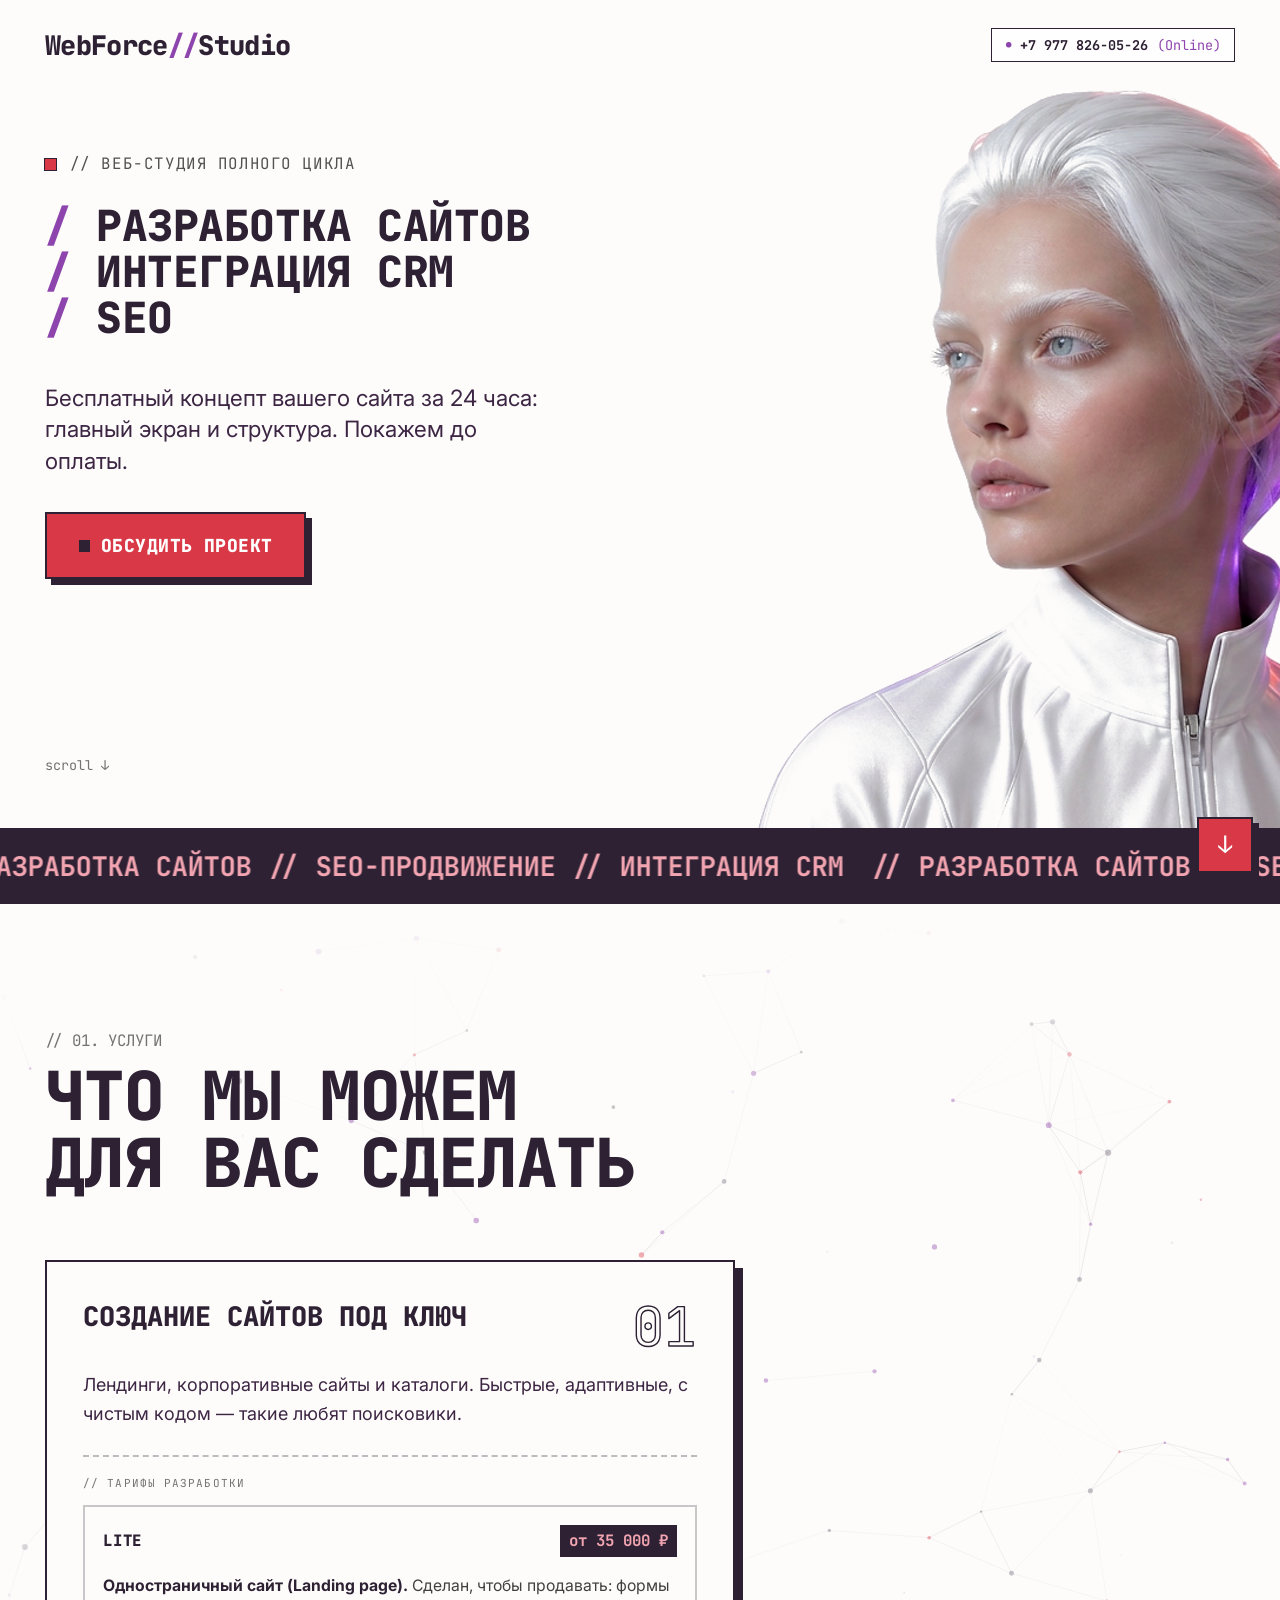
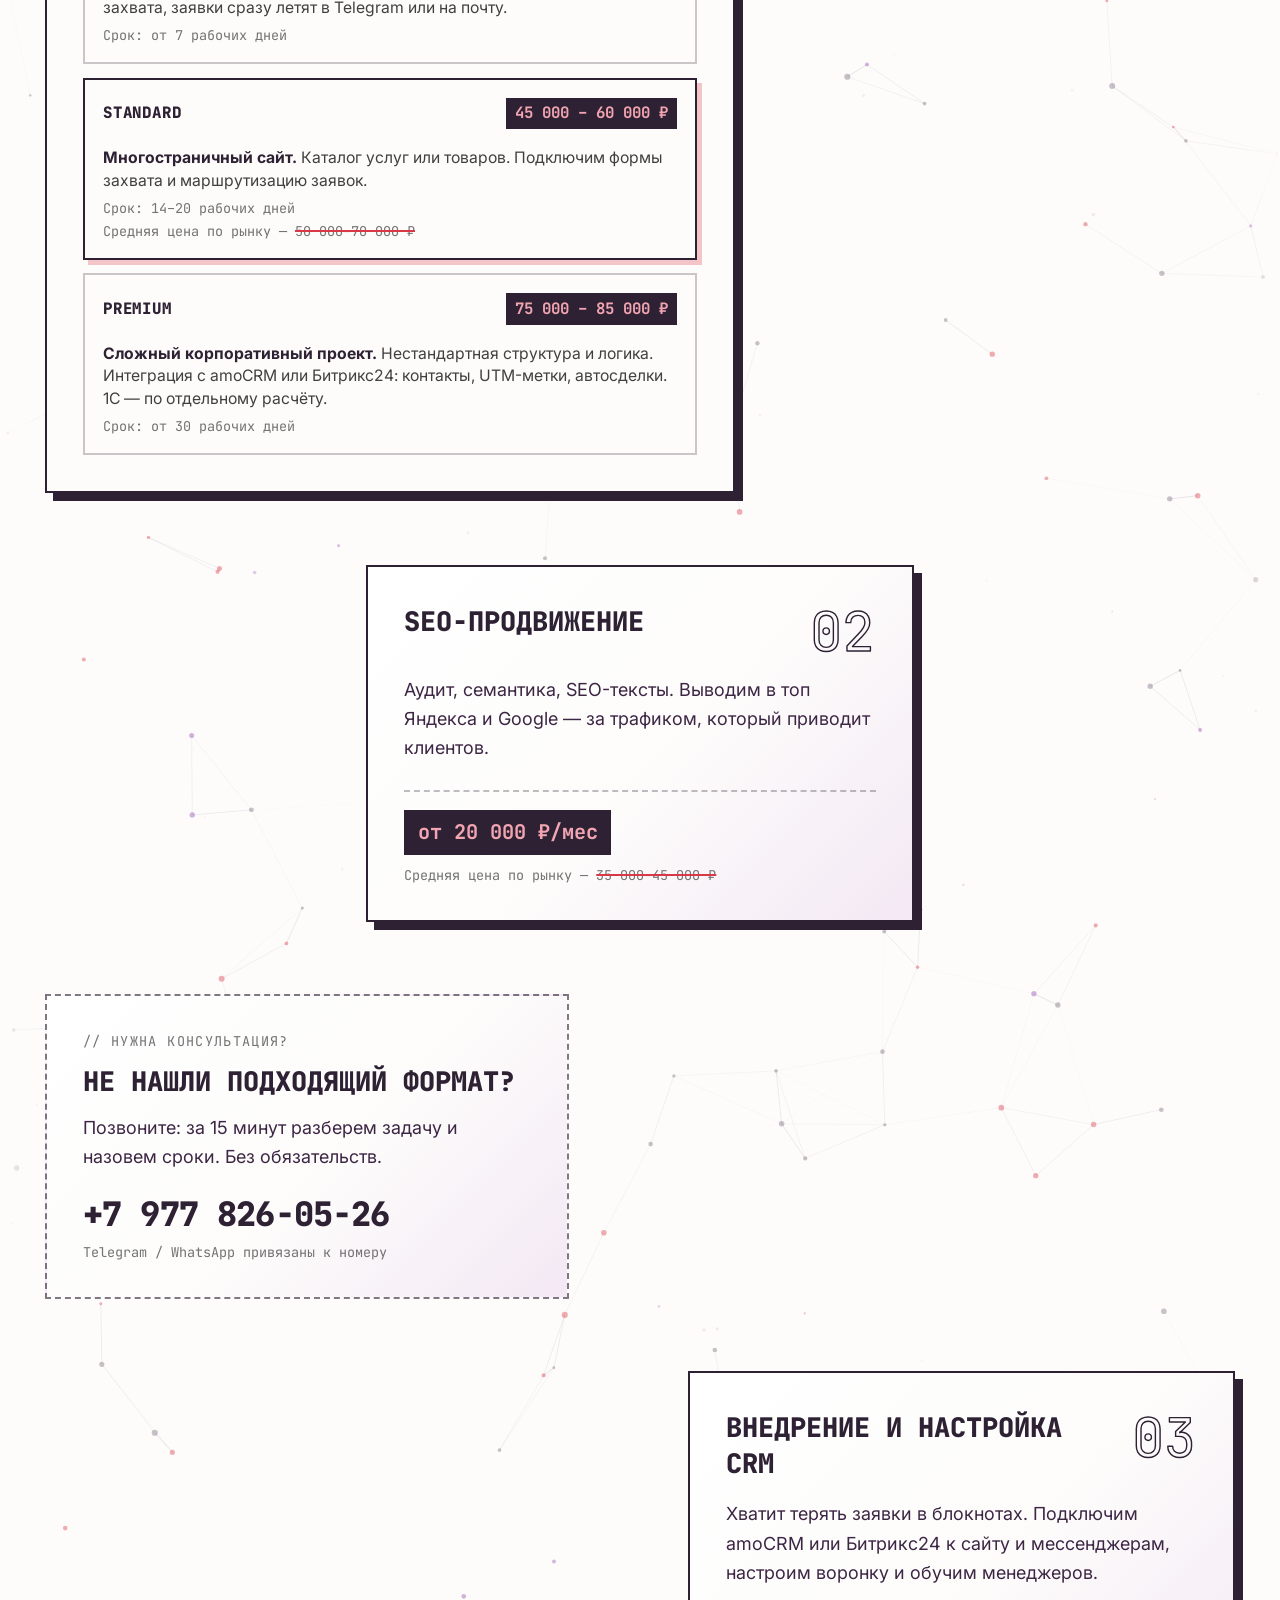
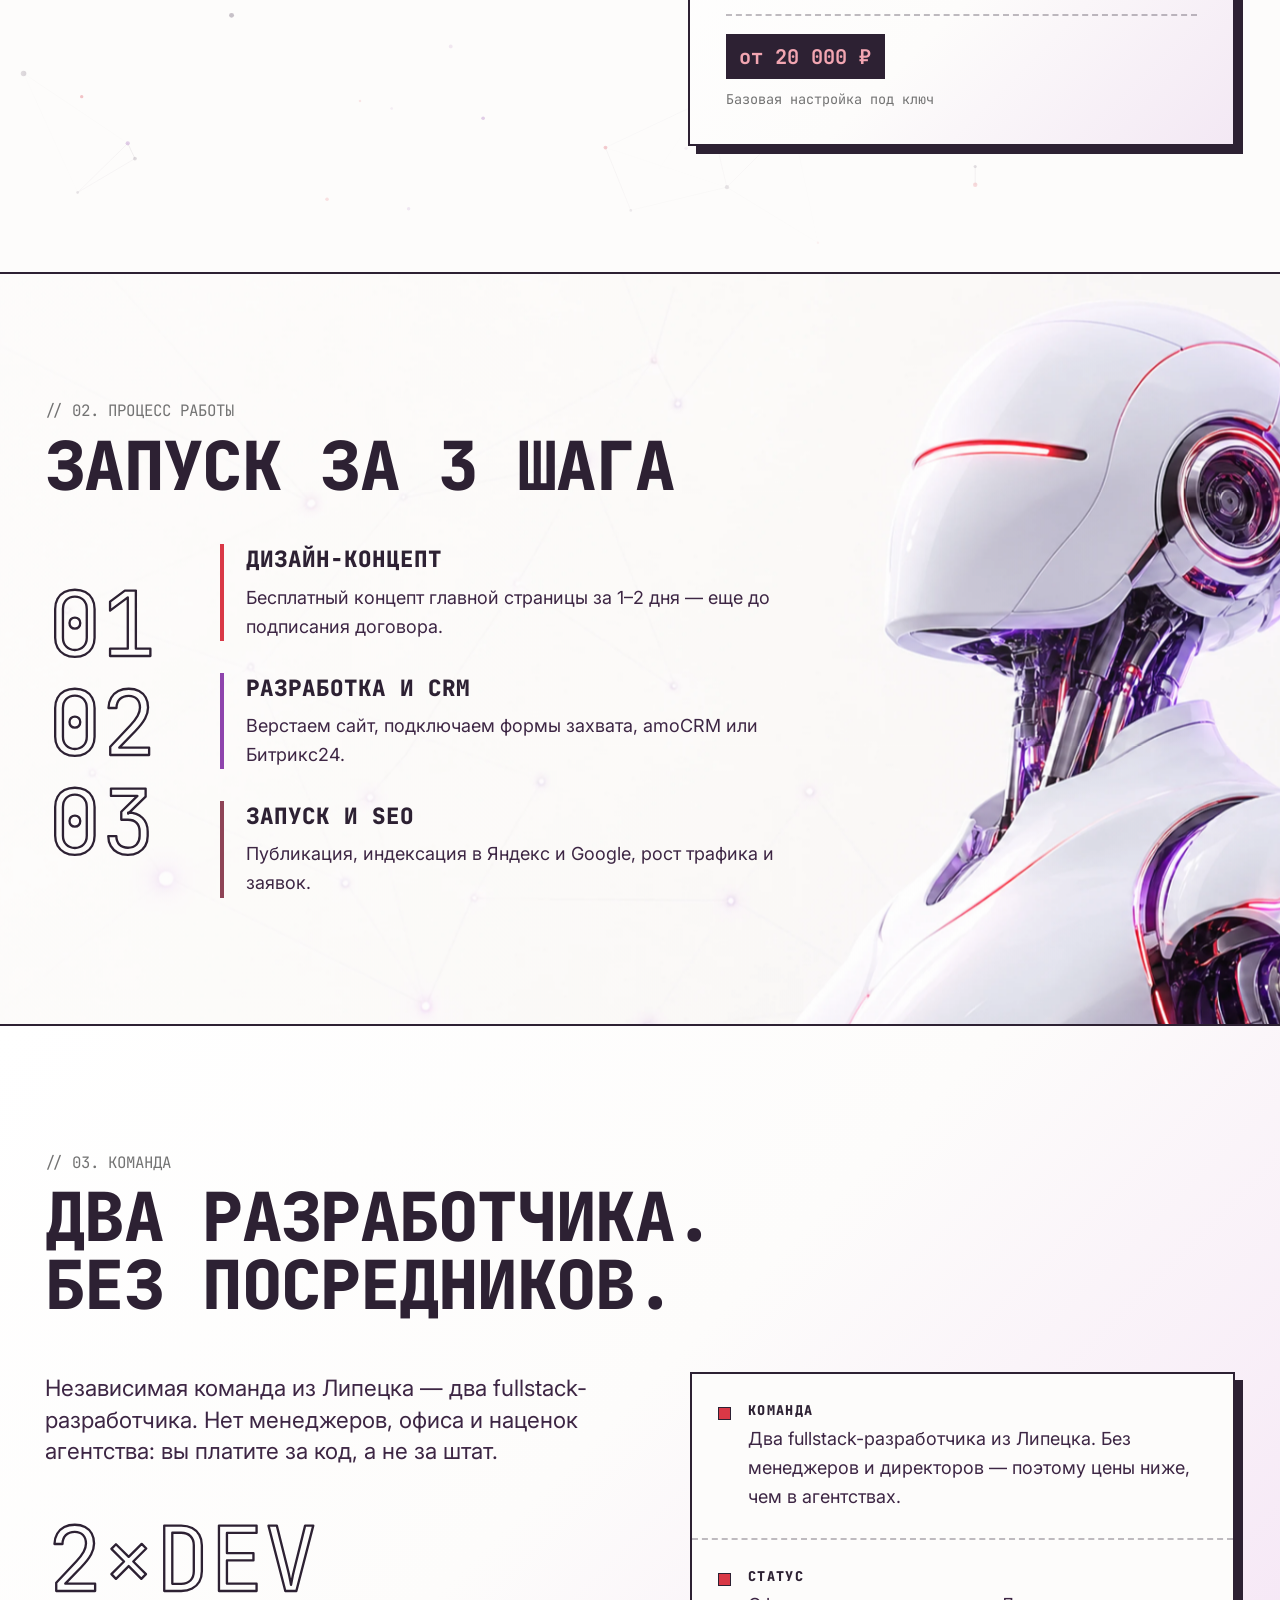
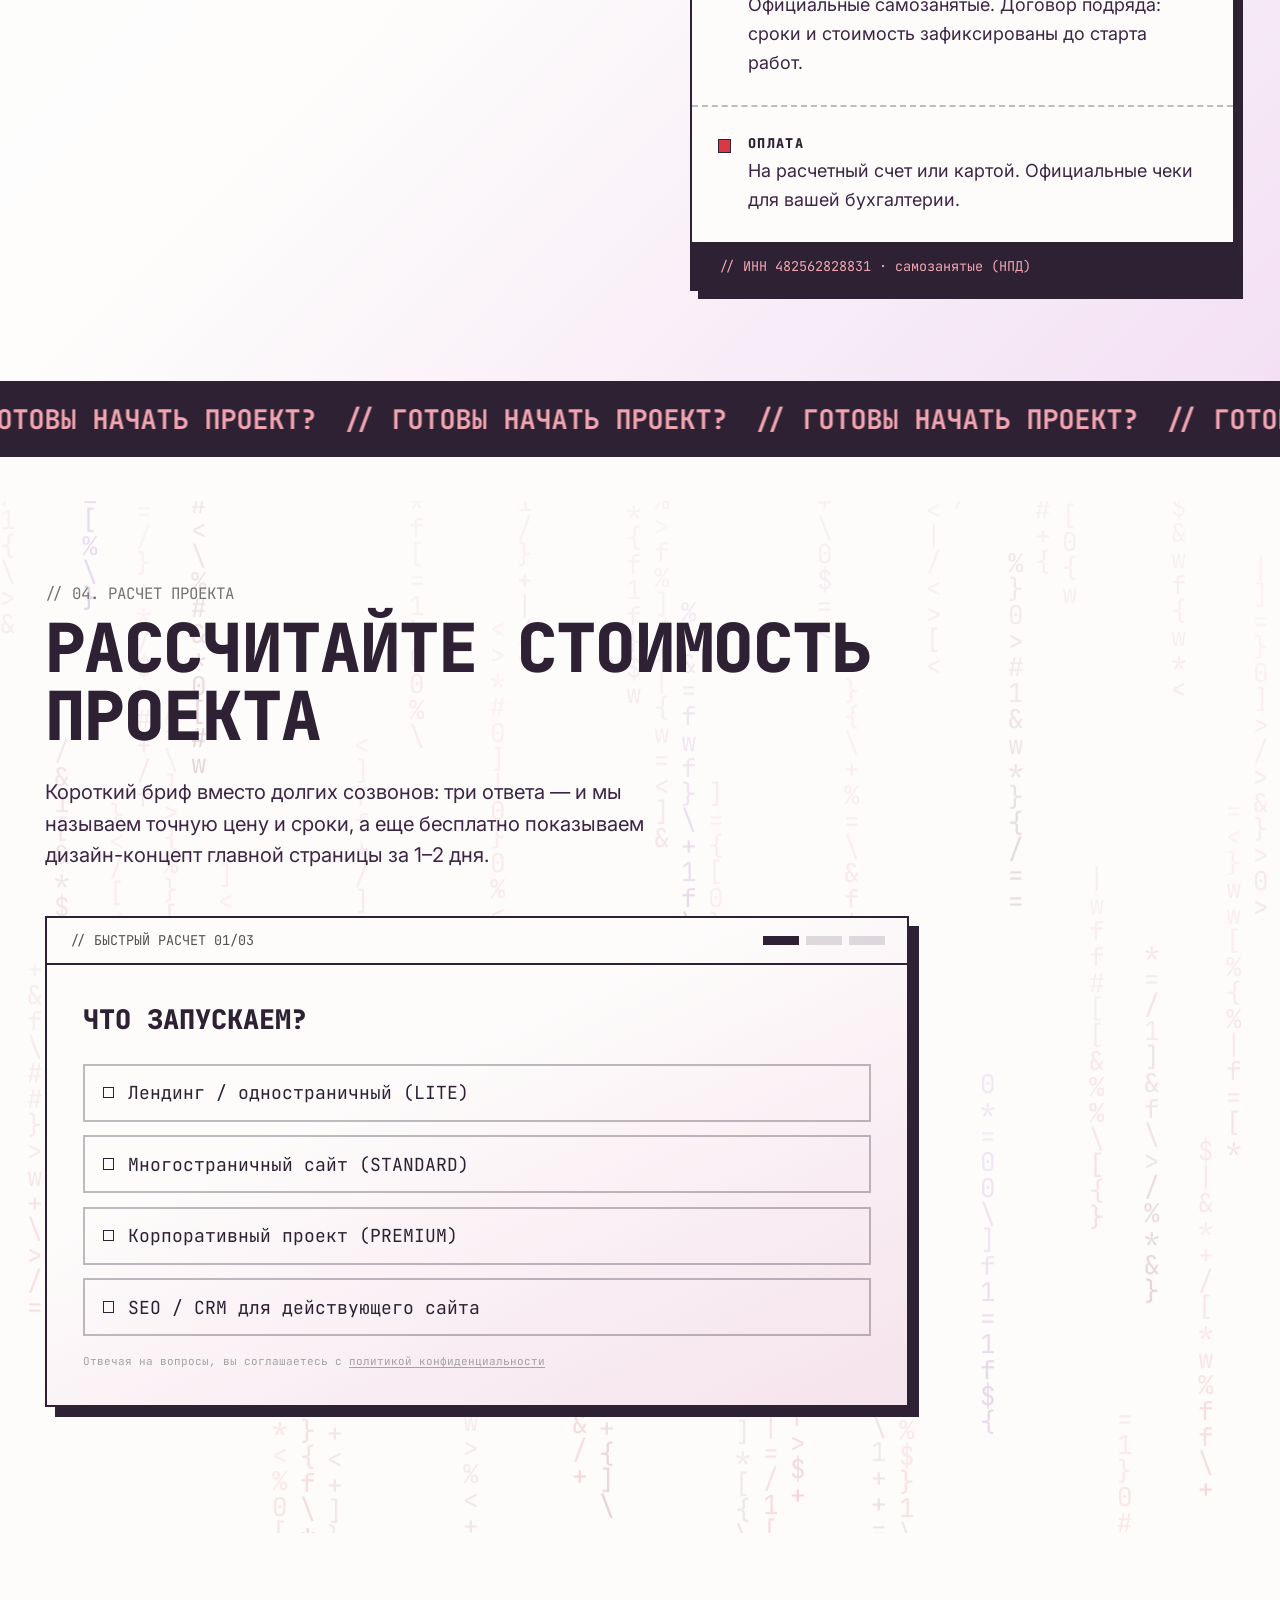
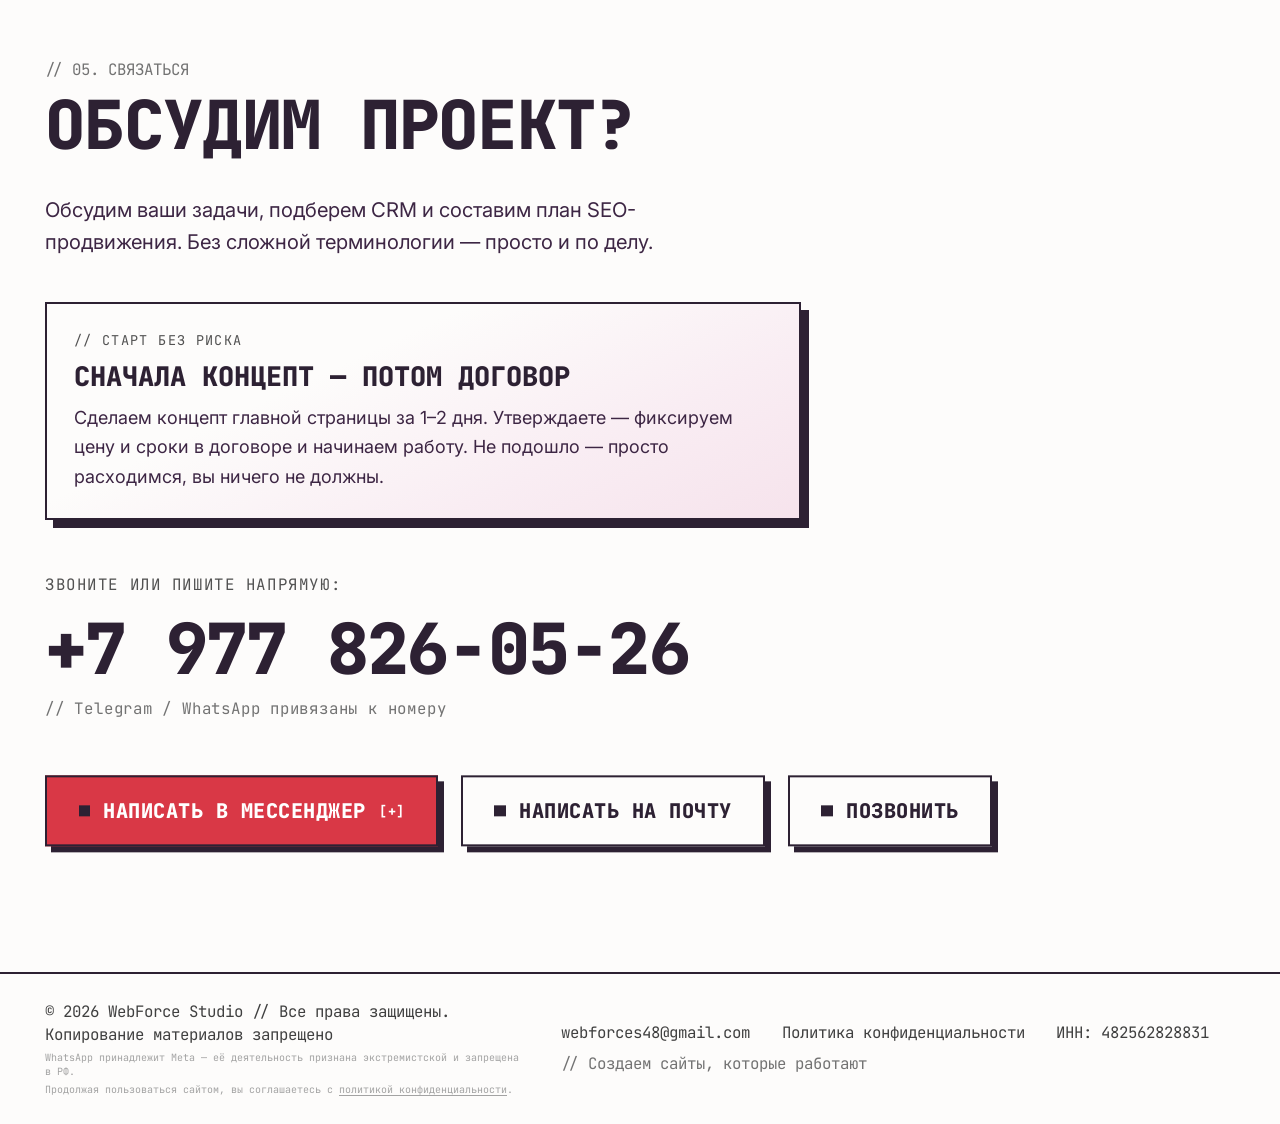
<file: index.html>
<!DOCTYPE html><!--3Br7LsvqBmwtkLk87sQb6--><html lang="ru"><head><meta charSet="utf-8"/><meta name="viewport" content="width=device-width, initial-scale=1"/><link rel="preload" as="image" href="images/hero-girl.png?v=12" media="(min-width: 768px)"/><link rel="preload" as="image" href="images/hero-girl-mob.webp?v=9" imagesrcset="images/hero-girl-mob.webp?v=9 1x, images/hero-girl-mob@2x.webp?v=9 2x" media="(max-width: 767px)"/><link rel="preload" as="image" href="images/process-bg.webp?v=5" media="(min-width: 768px)"/><link rel="preload" as="image" href="images/process-bg-mob.webp?v=6" media="(max-width: 767px)"/><link rel="preload" as="image" href="images/process-android.webp"/><link rel="stylesheet" href="/assets/static/css/f957de272f8a9fce.css" data-precedence="next"/><link rel="preload" as="script" fetchPriority="low" href="/assets/static/chunks/webpack-4a462cecab786e93.js"/><script src="/assets/static/chunks/4bd1b696-c023c6e3521b1417.js" async=""></script><script src="/assets/static/chunks/255-2b334ff5c2ee7a81.js" async=""></script><script src="/assets/static/chunks/main-app-120b1bb4b8e23c6e.js" async=""></script><script src="/assets/static/chunks/391-8bb4026522bc59e2.js" async=""></script><script src="/assets/static/chunks/app/page-ae44b4cd3efa0890.js" async=""></script><link rel="preconnect" href="https://fonts.googleapis.com"/><link rel="preconnect" href="https://fonts.gstatic.com" crossorigin="anonymous"/><meta name="theme-color" content="#F4F1EA"/><title>Цены на создание сайтов в Липецке — от 35 000 ₽ | Заказать под ключ</title><meta name="description" content="Разработка сайтов под ключ: дизайн сайта, адаптивная верстка, рост продаж. Внедрение amoCRM и Битрикс24. WordPress, Tilda, 1С-Битрикс, 1С. Концепт за 1–2 дня!"/><meta name="keywords" content="цены на создание сайтов в Липецке,заказать сайт Липецк,купить сайт Липецк,дизайн сайта Липецк,разработка сайтов под ключ,SEO-продвижение,amoCRM,Битрикс24,1С-Битрикс,веб-студия Липецк"/><meta property="og:title" content="Цены на создание сайтов в Липецке — от 35 000 ₽ | WebForce Studio"/><meta property="og:description" content="Разработка сайтов под ключ, SEO-продвижение, внедрение amoCRM и Битрикс24. Концепт за 1–2 дня, договор — после утверждения."/><meta property="og:locale" content="ru_RU"/><meta property="og:type" content="website"/><meta name="twitter:card" content="summary"/><meta name="twitter:title" content="Цены на создание сайтов в Липецке — от 35 000 ₽ | WebForce Studio"/><meta name="twitter:description" content="Разработка сайтов под ключ, SEO-продвижение, внедрение amoCRM и Битрикс24. Концепт за 1–2 дня, договор — после утверждения."/><link rel="icon" href="/icon.svg?ecc50ee44f531be7" type="image/svg+xml" sizes="any"/><link href="https://fonts.googleapis.com/css2?family=Inter:wght@400;500;600;700;800;900&amp;family=JetBrains+Mono:wght@400;700;800&amp;display=swap" rel="stylesheet"/><script src="/assets/static/chunks/polyfills-42372ed130431b0a.js" noModule=""></script><!-- Yandex.Metrika counter -->
<script type="text/javascript">
(function(m,e,t,r,i,k,a){m[i]=m[i]||function(){(m[i].a=m[i].a||[]).push(arguments)};m[i].l=1*new Date();for(var j=0;j<document.scripts.length;j++){if(document.scripts[j].src===r){return;}}k=e.createElement(t),a=e.getElementsByTagName(t)[0],k.async=1,k.src=r,a.parentNode.insertBefore(k,a)})(window,document,"script","https://mc.yandex.ru/metrika/tag.js","ym");
ym(112580398,"init",{clickmap:true,trackLinks:true,accurateTrackBounce:true,webvisor:true,trackHash:true});
</script>
<noscript><div><img src="https://mc.yandex.ru/watch/112580398" style="position:absolute;left:-9999px;" alt="" /></div></noscript>
<!-- /Yandex.Metrika counter -->
<script type="text/javascript">
/* WebForce goals: single target action "lead" for optimization + granular goals for analytics.
   quiz_lead is fired by the site bundle itself (activated via WF_YM_ID below). */
window.WF_YM_ID=112580398;
window.dataLayer=window.dataLayer||[];
(function(){var ID=window.WF_YM_ID;function fire(g,p){try{if(typeof window.ym!=="function")return;window.ym(ID,"reachGoal",g,p);if(g!=="lead")window.ym(ID,"reachGoal","lead",{source:g});}catch(e){}}
document.addEventListener("click",function(e){var a=e.target&&e.target.closest?e.target.closest("a[href]"):null;if(!a)return;var h=a.getAttribute("href")||"";
if(h.indexOf("wa.me/")!==-1){fire("click_wa");}
else if(h.indexOf("tg://")===0||h.indexOf("t.me/")!==-1){fire("click_tg");}
else if(h.indexOf("tel:")===0){fire("click_call");}
else if(h.indexOf("mailto:")===0){fire("click_email");}
else if(h==="#contacts"||h==="#quiz"){try{if(typeof window.ym==="function")window.ym(ID,"reachGoal","cta_click",{target:h});}catch(e){}}},true);})();
</script>

<style id="wf-down-style">
.wf-down-btn{position:fixed;right:calc(1rem + env(safe-area-inset-right,0px));bottom:calc(1rem + env(safe-area-inset-bottom,0px));width:52px;height:52px;display:inline-flex;align-items:center;justify-content:center;background:#D93846;color:#fff;border:2px solid #2D2133;box-shadow:6px 6px 0 #2D2133;font-family:"JetBrains Mono",monospace;font-weight:800;font-size:22px;line-height:1;z-index:60;cursor:pointer;transition:transform .25s ease,background-color .25s ease,color .25s ease,box-shadow .25s ease;user-select:none;-webkit-tap-highlight-color:transparent}
@media(min-width:768px){.wf-down-btn{right:calc(1.5rem + env(safe-area-inset-right,0px));bottom:calc(1.5rem + env(safe-area-inset-bottom,0px));width:56px;height:56px;font-size:24px}}
.wf-down-btn:hover{transform:scale(1.03);animation:wf-cta-glow 1.6s ease-in-out infinite}
.wf-down-btn:active{transform:translate(2px,2px) scale(1.02);box-shadow:3px 3px 0 #2D2133;background:#4a154b}
.wf-down-btn:focus-visible{outline:2px solid #2D2133;outline-offset:2px}
.wf-down-btn.wf-down-hidden{opacity:0;pointer-events:none;transform:translateY(12px)}
.wf-down-btn.wf-down-up{background:#2D2133;color:#fff;border-color:#2D2133;box-shadow:6px 6px 0 #D93846}
.wf-down-btn.wf-down-up:hover{background:#1a1220}
@media(prefers-reduced-motion:reduce){.wf-down-btn,.wf-down-btn:hover,.wf-down-btn:active{transition:none;animation:none!important}}
@keyframes wf-cta-glow{0%,100%{box-shadow:0 0 0 0 rgba(217,56,70,.4),0 0 22px 0 rgba(142,68,173,.22),6px 6px 0 #2D2133}50%{box-shadow:0 0 0 6px rgba(217,56,70,0),0 0 30px 6px rgba(142,68,173,.32),6px 6px 0 #2D2133}}
.wf-down-btn.wf-down-labeled{width:auto;max-width:calc(100vw - 3rem);padding:0 14px;gap:8px;white-space:nowrap}
.wf-down-btn .wf-down-label{font-size:14px;font-weight:800;letter-spacing:.02em;white-space:nowrap}
@media(min-width:768px){.wf-down-btn .wf-down-label{font-size:15px}}
</style>

<script id="wf-tg-fallback">
(function(){
  var FALLBACK="https://t.me/+79778260526";
  var TG_HREF="tg://resolve?phone=79778260526";
  document.addEventListener("click",function(e){
    var a=e.target&&e.target.closest?e.target.closest('a[href^="tg://"]'):null;
    if(!a) return;
    var href=a.getAttribute("href")||"";
    if(href.indexOf("79778260526")===-1) return;
    // Fire goals already handled by WF_YM_ID script (registered earlier in capture)
    var isMobile=/Android|iPhone|iPad|iPod/i.test(navigator.userAgent);
    // Prevent default tg:// navigation to handle fallback ourselves
    e.preventDefault();
    var fallbackTimer=null;
    function doFallback(){
      if(document.visibilityState==="hidden") return;
      try{window.open(FALLBACK,"_blank","noopener");}catch(err){window.location.href=FALLBACK;}
    }
    // Try open tg://
    try{
      // Use iframe for desktop to avoid page unload, location for mobile
      if(!isMobile){
        var ifr=document.createElement("iframe");
        ifr.style.display="none";
        ifr.src=href;
        document.body.appendChild(ifr);
        setTimeout(function(){try{document.body.removeChild(ifr);}catch(e){}},2000);
      }else{
        window.location.href=href;
      }
    }catch(err){}
    fallbackTimer=setTimeout(doFallback,isMobile?1200:700);
    var onVis=function(){
      if(document.visibilityState==="hidden"){
        clearTimeout(fallbackTimer);
        document.removeEventListener("visibilitychange",onVis);
      }
    };
    document.addEventListener("visibilitychange",onVis);
    setTimeout(function(){clearTimeout(fallbackTimer);document.removeEventListener("visibilitychange",onVis);},3500);
  },true);
})();
</script>
</head><body class="bg-paper font-sans text-ink antialiased"><div hidden=""><!--$--><!--/$--></div><main id="top" class="relative overflow-x-clip"><section id="hero" class="relative flex min-h-[100svh] flex-col overflow-hidden md:min-h-[92svh]"><div aria-hidden="true" class="wf-hero-art pointer-events-none absolute inset-y-0 right-0 z-0 hidden w-[64%] md:block"><img src="images/hero-girl.png?v=12" alt="" class="h-full w-full object-cover object-[62%_top]"/></div><img aria-hidden="true" src="images/hero-girl-mob.webp?v=9" srcset="images/hero-girl-mob.webp?v=9 1x, images/hero-girl-mob@2x.webp?v=9 2x" alt="" class="wf-hero-girl pointer-events-none absolute inset-0 z-[5] h-full w-full object-cover object-[12%_top] md:hidden"/><div aria-hidden="true" class="pointer-events-none absolute inset-0 z-[6] md:hidden" style="background:linear-gradient(to top, rgba(253,252,251,0.96) 16%, rgba(253,252,251,0.82) 26%, rgba(253,252,251,0) 44%), linear-gradient(100deg, rgba(253,252,251,0.88) 0%, rgba(253,252,251,0.52) 36%, rgba(253,252,251,0) 58%)"></div><header class="relative z-20 flex items-center justify-between px-5 pt-6 font-mono text-sm md:px-10"><a href="#top" class="text-lg font-extrabold tracking-tight md:text-2xl">WebForce<span class="text-success">//</span>Studio</a><a href="tel:+79778260526" class="hidden items-center gap-2 border border-ink bg-white/70 px-3 py-1.5 font-mono text-xs transition-colors hover:bg-neon/25 sm:flex" aria-label="Позвонить"><span aria-hidden="true" class="wf-dot text-[9px] leading-none text-success">●</span><span class="font-bold">+7 977 826-05-26</span><span class="text-success">(Online)</span></a></header><div class="relative z-10 flex flex-1 flex-col justify-between px-5 md:max-w-[52%] md:justify-start md:px-10 xl:max-w-[46%]"><div class="pt-6 md:pt-20"><p class="mb-4 hidden items-center gap-3 whitespace-nowrap font-mono text-[11px] tracking-widest text-neutral-600 md:mb-6 md:flex md:text-sm"><span class="inline-block h-2.5 w-2.5 shrink-0 bg-neon ring-1 ring-ink"></span>// ВЕБ-СТУДИЯ ПОЛНОГО ЦИКЛА</p><div class="relative"><h1 class="font-mono font-extrabold uppercase tracking-tight"><span class="block pl-[1.2em] -indent-[1.2em] text-[7.6vw] leading-[1.08] sm:text-[6.8vw] md:text-[3.35vw] md:leading-[1.08]"><span class="text-success">/ </span>Разработка сайтов</span><span class="block pl-[1.2em] -indent-[1.2em] text-[7.6vw] leading-[1.08] sm:text-[6.8vw] md:text-[3.35vw] md:leading-[1.08]"><span class="text-success">/ </span>Интеграция CRM</span><span class="block pl-[1.2em] -indent-[1.2em] text-[7.6vw] leading-[1.08] sm:text-[6.8vw] md:text-[3.35vw] md:leading-[1.08]"><span class="text-success">/ </span>SEO</span></h1></div></div><div class="pb-7 md:pb-10"><p class="max-w-[21rem] text-base font-semibold leading-snug text-ink md:hidden">Бесплатный концепт вашего сайта за 24 часа: главный экран и структура. Покажем до оплаты.</p><p class="mt-7 hidden max-w-xl text-lg leading-relaxed text-plum md:mt-9 md:block md:text-xl">Бесплатный концепт вашего сайта за 24 часа: главный экран и структура. Покажем до оплаты.</p><div id="anchor-cta-hero" class="mt-4 md:mt-10"><a href="#contacts" class="wf-cta inline-flex w-full max-w-[420px] items-center justify-center gap-2.5 whitespace-nowrap border-2 border-ink bg-neon px-5 py-4 font-mono text-sm font-extrabold uppercase tracking-wide text-white shadow-[4px_4px_0_#2D2133] hover:bg-hover active:translate-x-[2px] active:translate-y-[2px] active:shadow-[3px_3px_0_#2D2133] md:w-auto md:justify-start md:-translate-y-2 md:px-7 md:py-4 md:text-base md:shadow-[6px_6px_0_#2D2133]"><span aria-hidden="true" class="inline-block h-2.5 w-2.5 bg-ink"></span>Обсудить проект</a></div></div></div><p aria-hidden="true" class="wf-scroll absolute bottom-12 left-10 z-10 hidden font-mono text-xs text-neutral-500 md:block">scroll ↓</p></section><div class="overflow-hidden border-y-2 border-ink bg-ink py-3 md:py-4"><div class="flex w-max whitespace-nowrap font-mono text-lg font-bold text-rose will-change-transform md:text-2xl"><div aria-hidden="false" class="flex shrink-0"><span class="px-3">// РАЗРАБОТКА САЙТОВ // SEO-ПРОДВИЖЕНИЕ // ИНТЕГРАЦИЯ CRM</span><span class="px-3">// РАЗРАБОТКА САЙТОВ // SEO-ПРОДВИЖЕНИЕ // ИНТЕГРАЦИЯ CRM</span><span class="px-3">// РАЗРАБОТКА САЙТОВ // SEO-ПРОДВИЖЕНИЕ // ИНТЕГРАЦИЯ CRM</span><span class="px-3">// РАЗРАБОТКА САЙТОВ // SEO-ПРОДВИЖЕНИЕ // ИНТЕГРАЦИЯ CRM</span><span class="px-3">// РАЗРАБОТКА САЙТОВ // SEO-ПРОДВИЖЕНИЕ // ИНТЕГРАЦИЯ CRM</span><span class="px-3">// РАЗРАБОТКА САЙТОВ // SEO-ПРОДВИЖЕНИЕ // ИНТЕГРАЦИЯ CRM</span></div><div aria-hidden="true" class="flex shrink-0"><span class="px-3">// РАЗРАБОТКА САЙТОВ // SEO-ПРОДВИЖЕНИЕ // ИНТЕГРАЦИЯ CRM</span><span class="px-3">// РАЗРАБОТКА САЙТОВ // SEO-ПРОДВИЖЕНИЕ // ИНТЕГРАЦИЯ CRM</span><span class="px-3">// РАЗРАБОТКА САЙТОВ // SEO-ПРОДВИЖЕНИЕ // ИНТЕГРАЦИЯ CRM</span><span class="px-3">// РАЗРАБОТКА САЙТОВ // SEO-ПРОДВИЖЕНИЕ // ИНТЕГРАЦИЯ CRM</span><span class="px-3">// РАЗРАБОТКА САЙТОВ // SEO-ПРОДВИЖЕНИЕ // ИНТЕГРАЦИЯ CRM</span><span class="px-3">// РАЗРАБОТКА САЙТОВ // SEO-ПРОДВИЖЕНИЕ // ИНТЕГРАЦИЯ CRM</span></div></div></div><section id="services" class="relative px-5 py-14 md:px-10 md:py-28"><canvas aria-hidden="true" class="wf-nodenet pointer-events-none absolute inset-0 z-0 h-full w-full"></canvas><div class="relative z-10" style="opacity:0;transform:translateY(30px)"><p class="font-mono text-sm text-neutral-500">// 01. УСЛУГИ</p><h2 class="mt-2 font-mono text-[27px] font-extrabold uppercase leading-[1.08] tracking-tight md:text-6xl">Что мы можем<br/>для вас сделать</h2></div><div class="relative mt-10 md:mt-14"><div class="relative z-10 flex flex-col gap-10 md:gap-16"><div class="md:w-[58%] md:mr-auto" style="opacity:0;transform:translateY(30px)"><article class="bg-paper group relative border-2 border-ink p-6 shadow-[5px_5px_0_#2D2133] md:shadow-[8px_8px_0_#2D2133] transition-transform duration-300 hover:scale-[1.02] md:p-8"><div class="flex items-start justify-between gap-4"><h3 class="font-mono text-xl font-extrabold uppercase leading-tight md:text-2xl">Создание сайтов под ключ</h3><svg viewBox="0 0 120 96" preserveAspectRatio="xMinYMid meet" class="font-mono h-9 w-auto shrink-0 md:h-12" aria-hidden="true" focusable="false"><text x="3" y="85" font-size="96" font-weight="400" fill="none" stroke="#2D2133" stroke-width="2.5" stroke-linejoin="round">01</text></svg></div><p class="mt-4 leading-relaxed text-plum">Лендинги, корпоративные сайты и каталоги. Быстрые, адаптивные, с чистым кодом — такие любят поисковики.</p><div class="mt-6 border-t-2 border-dashed border-ink/30 pt-4 font-mono"><p class="mb-3 text-[11px] tracking-widest text-neutral-500">// ТАРИФЫ РАЗРАБОТКИ</p><div class="flex flex-col gap-3"><div class="wf-sheen border-2 transition-colors duration-300 hover:border-ink border-ink/25"><button type="button" aria-expanded="false" class="flex w-full cursor-pointer flex-nowrap items-center gap-x-2 px-3 py-2.5 text-left md:cursor-default md:justify-between md:gap-x-2.5 md:p-4"><span class="flex items-center gap-2 font-mono text-sm font-extrabold tracking-wider">LITE</span><span id="anchor-price" class="ml-auto whitespace-nowrap bg-ink px-1.5 py-1 font-mono text-[10.5px] font-bold text-rose md:px-2 md:text-sm">от 35 000 ₽</span><span aria-hidden="true" class="font-mono text-xl font-bold leading-none text-neon transition-transform duration-300 md:hidden ">+</span></button><div class="hidden px-3 pb-3 md:block md:px-4 md:pb-4"><p class="font-sans text-xs leading-snug text-neutral-700 md:text-sm"><span class="font-bold text-ink">Одностраничный сайт (Landing page)<!-- -->.</span> <!-- -->Сделан, чтобы продавать: формы захвата, заявки сразу летят в Telegram или на почту.</p><p class="mt-1.5 font-mono text-[10px] text-neutral-500 md:text-xs">Срок: от 7 рабочих дней</p><a href="#quiz" class="font-mono text-[11px] font-bold text-neon underline-offset-4 transition-all duration-500 hover:underline md:text-xs pointer-events-none mt-0 block h-0 -translate-y-1 overflow-hidden border-none p-0 opacity-0">Подходит? Точная цена за 3 ответа →</a></div></div><div class="wf-sheen border-2 transition-colors duration-300 hover:border-ink border-ink shadow-[5px_5px_0_rgba(217,56,70,0.28)]"><button type="button" aria-expanded="false" class="flex w-full cursor-pointer flex-nowrap items-center gap-x-2 px-3 py-2.5 text-left md:cursor-default md:justify-between md:gap-x-2.5 md:p-4"><span class="flex items-center gap-2 font-mono text-sm font-extrabold tracking-wider">STANDARD</span><span class="ml-auto whitespace-nowrap bg-ink px-1.5 py-1 font-mono text-[10.5px] font-bold text-rose md:px-2 md:text-sm">45 000 – 60 000 ₽</span><span aria-hidden="true" class="font-mono text-xl font-bold leading-none text-neon transition-transform duration-300 md:hidden ">+</span></button><div class="hidden px-3 pb-3 md:block md:px-4 md:pb-4"><p class="font-sans text-xs leading-snug text-neutral-700 md:text-sm"><span class="font-bold text-ink">Многостраничный сайт<!-- -->.</span> <!-- -->Каталог услуг или товаров. Подключим формы захвата и маршрутизацию заявок.</p><p class="mt-1.5 font-mono text-[10px] text-neutral-500 md:text-xs">Срок: 14–20 рабочих дней</p><p class="mt-1 font-mono text-[10px] text-neutral-500 md:text-xs">Средняя цена по рынку<!-- --> — <span class="line-through decoration-[#D93846] decoration-2">50 000–70 000 ₽</span></p><a href="#quiz" class="font-mono text-[11px] font-bold text-neon underline-offset-4 transition-all duration-500 hover:underline md:text-xs pointer-events-none mt-0 block h-0 -translate-y-1 overflow-hidden border-none p-0 opacity-0">Подходит? Точная цена за 3 ответа →</a></div></div><div class="wf-sheen border-2 transition-colors duration-300 hover:border-ink border-ink/25"><button type="button" aria-expanded="false" class="flex w-full cursor-pointer flex-nowrap items-center gap-x-2 px-3 py-2.5 text-left md:cursor-default md:justify-between md:gap-x-2.5 md:p-4"><span class="flex items-center gap-2 font-mono text-sm font-extrabold tracking-wider">PREMIUM</span><span class="ml-auto whitespace-nowrap bg-ink px-1.5 py-1 font-mono text-[10.5px] font-bold text-rose md:px-2 md:text-sm">75 000 – 85 000 ₽</span><span aria-hidden="true" class="font-mono text-xl font-bold leading-none text-neon transition-transform duration-300 md:hidden ">+</span></button><div class="hidden px-3 pb-3 md:block md:px-4 md:pb-4"><p class="font-sans text-xs leading-snug text-neutral-700 md:text-sm"><span class="font-bold text-ink">Сложный корпоративный проект<!-- -->.</span> <!-- -->Нестандартная структура и логика. Интеграция с amoCRM или Битрикс24: контакты, UTM-метки, автосделки. 1С — по отдельному расчёту.</p><p class="mt-1.5 font-mono text-[10px] text-neutral-500 md:text-xs">Срок: от 30 рабочих дней</p><a href="#quiz" class="font-mono text-[11px] font-bold text-neon underline-offset-4 transition-all duration-500 hover:underline md:text-xs pointer-events-none mt-0 block h-0 -translate-y-1 overflow-hidden border-none p-0 opacity-0">Подходит? Точная цена за 3 ответа →</a></div></div></div></div></article></div><div class="md:w-[46%] md:mx-auto" style="opacity:0;transform:translateY(30px)"><article class="wf-net group relative border-2 border-ink p-6 shadow-[5px_5px_0_#2D2133] md:shadow-[8px_8px_0_#2D2133] transition-transform duration-300 hover:scale-[1.02] md:p-8"><div class="flex items-start justify-between gap-4"><h3 class="font-mono text-xl font-extrabold uppercase leading-tight md:text-2xl">SEO-продвижение</h3><svg viewBox="0 0 120 96" preserveAspectRatio="xMinYMid meet" class="font-mono h-9 w-auto shrink-0 md:h-12" aria-hidden="true" focusable="false"><text x="3" y="85" font-size="96" font-weight="400" fill="none" stroke="#2D2133" stroke-width="2.5" stroke-linejoin="round">02</text></svg></div><p class="mt-4 leading-relaxed text-plum">Аудит, семантика, SEO-тексты. Выводим в топ Яндекса и Google — за трафиком, который приводит клиентов.</p><div class="mt-6 border-t-2 border-dashed border-ink/30 pt-4 font-mono"><span class="inline-block bg-ink px-3 py-1.5 text-base font-bold text-rose md:text-lg">от 20 000 ₽/мес</span><p class="mt-2.5 md:whitespace-nowrap text-[11px] text-neutral-500 md:text-xs">Средняя цена по рынку<!-- --> — <span class="line-through decoration-[#D93846] decoration-2">35 000–45 000 ₽</span></p></div></article></div><div class="md:mr-auto md:w-[44%]" style="opacity:0;transform:translateY(30px)"><aside id="anchor-consult" class="wf-net relative border-2 border-dashed border-ink/60 p-6 transition-transform duration-300 hover:scale-[1.02] md:p-8"><p class="font-mono text-xs tracking-widest text-neutral-500">// НУЖНА КОНСУЛЬТАЦИЯ?</p><h3 class="mt-3 font-mono text-xl font-extrabold uppercase leading-tight md:text-2xl">Не нашли подходящий формат?</h3><p class="mt-3 leading-relaxed text-plum">Позвоните: за 15 минут разберем задачу и назовем сроки. Без обязательств.</p><a href="tel:+79778260526" class="mt-5 inline-block font-mono text-2xl font-extrabold tracking-tight transition-colors hover:text-neon md:text-3xl">+7 977 826-05-26</a><p class="mt-2 font-mono text-xs text-neutral-500">Telegram / WhatsApp привязаны к номеру</p></aside></div><div class="md:w-[46%] md:ml-auto" style="opacity:0;transform:translateY(30px)"><article class="wf-net group relative border-2 border-ink p-6 shadow-[5px_5px_0_#2D2133] md:shadow-[8px_8px_0_#2D2133] transition-transform duration-300 hover:scale-[1.02] md:p-8"><div class="flex items-start justify-between gap-4"><h3 class="font-mono text-xl font-extrabold uppercase leading-tight md:text-2xl">Внедрение и настройка CRM</h3><svg viewBox="0 0 120 96" preserveAspectRatio="xMinYMid meet" class="font-mono h-9 w-auto shrink-0 md:h-12" aria-hidden="true" focusable="false"><text x="3" y="85" font-size="96" font-weight="400" fill="none" stroke="#2D2133" stroke-width="2.5" stroke-linejoin="round">03</text></svg></div><p class="mt-4 leading-relaxed text-plum">Хватит терять заявки в блокнотах. Подключим amoCRM или Битрикс24 к сайту и мессенджерам, настроим воронку и обучим менеджеров.</p><div class="mt-6 border-t-2 border-dashed border-ink/30 pt-4 font-mono"><span class="inline-block bg-ink px-3 py-1.5 text-base font-bold text-rose md:text-lg">от 20 000 ₽</span><p class="mt-2.5 md:whitespace-nowrap text-[11px] text-neutral-500 md:text-xs">Базовая настройка под ключ</p></div></article></div></div></div></section><section id="process" class="relative overflow-hidden border-y-2 border-ink px-5 pb-[112vw] pt-12 md:px-10 md:py-28"><div aria-hidden="true" class="wf-p-bg pointer-events-none absolute inset-0 z-0 hidden md:block"><img src="images/process-bg.webp?v=5" alt="" class="h-full w-full object-cover opacity-50 object-[80%_0%] md:opacity-40 md:object-[95%_0%] xl:opacity-100 xl:object-[50%_0%]"/><div class="absolute inset-0 bg-gradient-to-r from-paper/95 via-paper/80 to-paper/60 md:from-paper/95 md:via-paper/85 md:via-55% md:to-paper/45 xl:from-paper/70 xl:via-paper/15 xl:to-transparent"></div></div><div aria-hidden="true" class="pointer-events-none absolute inset-0 z-0 md:hidden"><img src="images/process-bg-mob.webp?v=6" alt="" class="wf-mbg h-full w-full object-cover object-center"/><div class="absolute inset-x-0 top-0 h-[52%] bg-gradient-to-b from-paper/45 via-paper/20 to-transparent"></div></div><img aria-hidden="true" src="images/process-android.webp" alt="" class="wf-android pointer-events-none absolute bottom-0 z-[5] w-[92vw] md:hidden"/><div class="relative z-10"><div class="" style="opacity:0;transform:translateY(30px)"><p class="font-mono text-sm text-neutral-500">// 02. ПРОЦЕСС РАБОТЫ</p><h2 class="mt-2 font-mono text-[27px] font-extrabold uppercase leading-[1.08] tracking-tight md:text-6xl">Запуск за 3 шага</h2></div><div class="mt-10 grid items-center gap-10 md:grid-cols-[auto_minmax(0,480px)] md:justify-start md:gap-14 xl:grid-cols-[auto_minmax(0,600px)]"><div aria-hidden="true" class="hidden select-none items-end gap-5 font-mono md:flex md:flex-col md:items-start md:gap-2"><svg viewBox="0 0 120 96" preserveAspectRatio="xMinYMid meet" class="font-mono h-[20vw] w-auto md:h-[7vw]" aria-hidden="true" focusable="false"><text x="3" y="85" font-size="96" font-weight="400" fill="none" stroke="#2D2133" stroke-width="2.5" stroke-linejoin="round">01</text></svg><svg viewBox="0 0 120 96" preserveAspectRatio="xMinYMid meet" class="font-mono h-[20vw] w-auto md:h-[7vw]" aria-hidden="true" focusable="false"><text x="3" y="85" font-size="96" font-weight="400" fill="none" stroke="#2D2133" stroke-width="2.5" stroke-linejoin="round">02</text></svg><svg viewBox="0 0 120 96" preserveAspectRatio="xMinYMid meet" class="font-mono h-[20vw] w-auto md:h-[7vw]" aria-hidden="true" focusable="false"><text x="3" y="85" font-size="96" font-weight="400" fill="none" stroke="#2D2133" stroke-width="2.5" stroke-linejoin="round">03</text></svg></div><div class="" style="opacity:0;transform:translateY(30px)"><ol class="flex flex-col gap-7"><li class="flex items-start gap-4 md:block md:border-l-4 md:border-neon md:pl-5"><svg viewBox="0 0 120 96" preserveAspectRatio="xMinYMid meet" class="font-mono mt-1 h-11 w-auto shrink-0 md:hidden" aria-hidden="true" focusable="false"><text x="3" y="85" font-size="96" font-weight="400" fill="none" stroke="#D93846" stroke-width="2.5" stroke-linejoin="round">01</text></svg><div class="min-w-0 flex-1 border-l-4 border-neon pl-4 md:border-0 md:pl-0"><p class="font-mono text-lg font-extrabold uppercase md:text-xl">Дизайн-концепт</p><p class="mt-1.5 leading-relaxed text-plum">Бесплатный концепт главной страницы за 1–2 дня — еще до подписания договора.</p></div></li><li class="flex items-start gap-4 md:block md:border-l-4 md:border-acc2 md:pl-5"><svg viewBox="0 0 120 96" preserveAspectRatio="xMinYMid meet" class="font-mono mt-1 h-11 w-auto shrink-0 md:hidden" aria-hidden="true" focusable="false"><text x="3" y="85" font-size="96" font-weight="400" fill="none" stroke="#8E44AD" stroke-width="2.5" stroke-linejoin="round">02</text></svg><div class="min-w-0 flex-1 border-l-4 border-acc2 pl-4 md:border-0 md:pl-0"><p class="font-mono text-lg font-extrabold uppercase md:text-xl">Разработка и CRM</p><p class="mt-1.5 leading-relaxed text-plum">Верстаем сайт, подключаем формы захвата, amoCRM или Битрикс24.</p></div></li><li class="flex items-start gap-4 md:block md:border-l-4 md:border-acc1 md:pl-5"><svg viewBox="0 0 120 96" preserveAspectRatio="xMinYMid meet" class="font-mono mt-1 h-11 w-auto shrink-0 md:hidden" aria-hidden="true" focusable="false"><text x="3" y="85" font-size="96" font-weight="400" fill="none" stroke="#8E4456" stroke-width="2.5" stroke-linejoin="round">03</text></svg><div class="min-w-0 flex-1 border-l-4 border-acc1 pl-4 md:border-0 md:pl-0"><p class="font-mono text-lg font-extrabold uppercase md:text-xl">Запуск и SEO</p><p class="mt-1.5 leading-relaxed text-plum">Публикация, индексация в Яндекс и Google, рост трафика и заявок.</p></div></li></ol></div></div></div></section><section id="team" class="bg-[linear-gradient(135deg,#FFFFFF_0%,#FDFCFB_45%,#F3E0F4_100%)] px-5 py-14 md:px-10 md:pb-20 md:pt-28"><div class="" style="opacity:0;transform:translateY(30px)"><p class="font-mono text-sm text-neutral-500">// 03. КОМАНДА</p><h2 class="mt-2 font-mono text-[27px] font-extrabold uppercase leading-[1.08] tracking-tight md:text-6xl">Два разработчика.<br/>Без посредников.</h2></div><div class="mt-12 grid gap-10 md:grid-cols-[minmax(0,1.1fr)_minmax(0,1fr)] md:items-start"><div class="" style="opacity:0;transform:translateY(30px)"><p class="max-w-lg text-lg leading-relaxed text-plum md:text-xl">Независимая команда из Липецка — два fullstack-разработчика. Нет менеджеров, офиса и наценок агентства: вы платите за код, а не за штат.</p><div aria-hidden="true" class="mt-10 hidden select-none font-mono md:block"><svg viewBox="0 0 300 96" preserveAspectRatio="xMinYMid meet" class="font-mono h-[7vw] w-auto" aria-hidden="true" focusable="false"><text x="3" y="85" font-size="96" font-weight="400" fill="none" stroke="#2D2133" stroke-width="2.5" stroke-linejoin="round">2×DEV</text></svg></div></div><div class="flex flex-col border-2 border-ink bg-paper shadow-[5px_5px_0_#2D2133] md:shadow-[8px_8px_0_#2D2133]"><div class="" style="opacity:0;transform:translateY(30px)"><div class="flex gap-4 p-5 md:p-6 "><span aria-hidden="true" class="mt-1.5 inline-block h-2.5 w-2.5 shrink-0 bg-neon ring-1 ring-ink"></span><div><p class="font-mono text-xs font-extrabold tracking-widest">КОМАНДА</p><p class="mt-1 leading-relaxed text-plum">Два fullstack-разработчика из Липецка. Без менеджеров и директоров — поэтому цены ниже, чем в агентствах.</p></div></div></div><div class="" style="opacity:0;transform:translateY(30px)"><div class="flex gap-4 p-5 md:p-6 border-t-2 border-dashed border-ink/30"><span aria-hidden="true" class="mt-1.5 inline-block h-2.5 w-2.5 shrink-0 bg-neon ring-1 ring-ink"></span><div><p class="font-mono text-xs font-extrabold tracking-widest">СТАТУС</p><p class="mt-1 leading-relaxed text-plum">Официальные самозанятые. Договор подряда: сроки и стоимость зафиксированы до старта работ.</p></div></div></div><div class="" style="opacity:0;transform:translateY(30px)"><div class="flex gap-4 p-5 md:p-6 border-t-2 border-dashed border-ink/30"><span aria-hidden="true" class="mt-1.5 inline-block h-2.5 w-2.5 shrink-0 bg-neon ring-1 ring-ink"></span><div><p class="font-mono text-xs font-extrabold tracking-widest">ОПЛАТА</p><p class="mt-1 leading-relaxed text-plum">На расчетный счет или картой. Официальные чеки для вашей бухгалтерии.</p></div></div></div><div class="" style="opacity:0;transform:translateY(30px)"><div class="wf-select border-t-2 border-ink bg-ink px-5 py-3 font-mono text-xs text-rose md:px-6">// ИНН 482562828831 · самозанятые (НПД)</div></div></div></div></section><div class="overflow-hidden border-y-2 border-ink bg-ink py-3 md:py-4"><div class="flex w-max whitespace-nowrap font-mono text-lg font-bold text-rose will-change-transform md:text-2xl"><div aria-hidden="false" class="flex shrink-0"><span class="px-3">// ГОТОВЫ НАЧАТЬ ПРОЕКТ?</span><span class="px-3">// ГОТОВЫ НАЧАТЬ ПРОЕКТ?</span><span class="px-3">// ГОТОВЫ НАЧАТЬ ПРОЕКТ?</span><span class="px-3">// ГОТОВЫ НАЧАТЬ ПРОЕКТ?</span><span class="px-3">// ГОТОВЫ НАЧАТЬ ПРОЕКТ?</span><span class="px-3">// ГОТОВЫ НАЧАТЬ ПРОЕКТ?</span></div><div aria-hidden="true" class="flex shrink-0"><span class="px-3">// ГОТОВЫ НАЧАТЬ ПРОЕКТ?</span><span class="px-3">// ГОТОВЫ НАЧАТЬ ПРОЕКТ?</span><span class="px-3">// ГОТОВЫ НАЧАТЬ ПРОЕКТ?</span><span class="px-3">// ГОТОВЫ НАЧАТЬ ПРОЕКТ?</span><span class="px-3">// ГОТОВЫ НАЧАТЬ ПРОЕКТ?</span><span class="px-3">// ГОТОВЫ НАЧАТЬ ПРОЕКТ?</span></div></div></div><section id="quiz" class="relative overflow-hidden px-5 py-14 md:px-10 md:py-28"><canvas aria-hidden="true" class="pointer-events-none absolute inset-0 h-full w-full "></canvas><div aria-hidden="true" class="pointer-events-none absolute inset-0 bg-paper/25"></div><div class="relative z-10"><div class="" style="opacity:0;transform:translateY(30px)"><p class="font-mono text-sm text-neutral-500">// 04. РАСЧЕТ ПРОЕКТА</p><h2 class="mt-2 font-mono text-[27px] font-extrabold uppercase leading-[1.08] tracking-tight md:text-6xl">Рассчитайте стоимость<br class="hidden md:block"/> проекта</h2><p class="mt-6 max-w-xl text-base leading-relaxed text-plum md:text-lg">Короткий бриф вместо долгих созвонов: три ответа — и мы называем точную цену и сроки, а еще бесплатно показываем дизайн-концепт главной страницы за 1–2 дня.</p></div><div class="" style="opacity:0;transform:translateY(30px)"><div class="mt-10 max-w-3xl"><div class="wf-sunset relative border-2 border-ink bg-paper shadow-[6px_6px_0_#2D2133] md:shadow-[10px_10px_0_#2D2133]"><input type="text" tabindex="-1" autoComplete="off" aria-hidden="true" class="pointer-events-none absolute -left-[9999px] top-0 h-px w-px opacity-0" name="company_website" value=""/><div class="flex items-center justify-between gap-3 border-b-2 border-ink px-5 py-3 font-mono text-xs text-neutral-600"><span class="whitespace-nowrap">// БЫСТРЫЙ РАСЧЕТ <!-- -->01/03</span><span class="flex shrink-0 gap-1.5" aria-hidden="true"><span class="h-2 w-6 md:w-8 bg-ink"></span><span class="h-2 w-6 md:w-8 bg-ink/15"></span><span class="h-2 w-6 md:w-8 bg-ink/15"></span></span></div><div class="p-5 md:p-8"><p class="font-mono text-xl font-extrabold uppercase md:text-2xl">Что запускаем?</p><div class="mt-6 flex flex-col gap-3"><button type="button" class="wf-hold-soft group flex items-center gap-3 border-2 border-ink/30 px-4 py-3 text-left font-mono text-sm transition-colors hover:border-ink hover:bg-neon/20 md:text-base"><span aria-hidden="true" class="h-2.5 w-2.5 shrink-0 border border-ink group-hover:bg-neon group-active:bg-neon"></span>Лендинг / одностраничный (LITE)</button><button type="button" class="wf-hold-soft group flex items-center gap-3 border-2 border-ink/30 px-4 py-3 text-left font-mono text-sm transition-colors hover:border-ink hover:bg-neon/20 md:text-base"><span aria-hidden="true" class="h-2.5 w-2.5 shrink-0 border border-ink group-hover:bg-neon group-active:bg-neon"></span>Многостраничный сайт (STANDARD)</button><button type="button" class="wf-hold-soft group flex items-center gap-3 border-2 border-ink/30 px-4 py-3 text-left font-mono text-sm transition-colors hover:border-ink hover:bg-neon/20 md:text-base"><span aria-hidden="true" class="h-2.5 w-2.5 shrink-0 border border-ink group-hover:bg-neon group-active:bg-neon"></span>Корпоративный проект (PREMIUM)</button><button type="button" class="wf-hold-soft group flex items-center gap-3 border-2 border-ink/30 px-4 py-3 text-left font-mono text-sm transition-colors hover:border-ink hover:bg-neon/20 md:text-base"><span aria-hidden="true" class="h-2.5 w-2.5 shrink-0 border border-ink group-hover:bg-neon group-active:bg-neon"></span>SEO / CRM для действующего сайта</button></div><p class="mt-4 font-mono text-[10px] leading-snug text-neutral-400 md:text-[11px]">Отвечая на вопросы, вы соглашаетесь с<!-- --> <a href="/policy/" class="underline underline-offset-2">политикой конфиденциальности</a></p></div></div></div></div></div></section><section id="contacts" class="relative px-5 py-14 md:px-10 md:py-28"><div class="" style="opacity:0;transform:translateY(30px)"><p class="font-mono text-sm text-neutral-500">// 05. СВЯЗАТЬСЯ</p><h2 class="mt-2 font-mono text-[27px] font-extrabold uppercase leading-[1.08] tracking-tight md:text-6xl">Обсудим проект?</h2></div><div class="" style="opacity:0;transform:translateY(30px)"><p class="mt-8 max-w-xl text-base leading-relaxed text-plum md:text-lg">Обсудим ваши задачи, подберем CRM и составим план SEO-продвижения. Без сложной терминологии — просто и по делу.</p></div><div class="" style="opacity:0;transform:translateY(30px)"><div class="wf-sunset mt-10 max-w-2xl border-2 border-ink p-5 shadow-[5px_5px_0_#2D2133] md:shadow-[8px_8px_0_#2D2133] md:p-6"><p class="font-mono text-xs tracking-widest text-neutral-600">// СТАРТ БЕЗ РИСКА</p><p class="mt-2 font-mono text-lg font-extrabold uppercase leading-tight md:text-2xl">Сначала концепт — потом договор</p><p class="mt-2 leading-relaxed text-plum">Сделаем концепт главной страницы за 1–2 дня. Утверждаете — фиксируем цену и сроки в договоре и начинаем работу. Не подошло — просто расходимся, вы ничего не должны.</p></div></div><div class="" style="opacity:0;transform:translateY(30px)"><p class="mt-12 font-mono text-sm tracking-widest text-neutral-600">ЗВОНИТЕ ИЛИ ПИШИТЕ НАПРЯМУЮ:</p><a href="tel:+79778260526" class="wf-select mt-4 inline-block font-mono text-[9vw] font-extrabold leading-none tracking-tight transition-colors hover:text-neon md:text-[5.5vw]" aria-label="Позвонить: плюс семь девятьсот семьдесят семь восемьсот двадцать шесть ноль пять двадцать шесть">+7 977 826-05-26</a><p class="mt-3 whitespace-nowrap font-mono text-[11px] tracking-wider text-neutral-500 md:text-sm">// Telegram / WhatsApp привязаны к номеру</p></div><div class="" style="opacity:0;transform:translateY(30px)"><div id="anchor-cta-final" class="mt-12 flex flex-col gap-5 sm:flex-row sm:flex-wrap sm:items-start"><div class="w-full sm:w-auto"><button type="button" aria-expanded="false" class="wf-cta inline-flex w-full items-center justify-center gap-3 border-2 border-ink bg-neon font-mono font-extrabold uppercase text-white shadow-[6px_6px_0_#2D2133] hover:bg-hover active:translate-x-[2px] active:translate-y-[2px] active:shadow-[3px_3px_0_#2D2133] sm:w-auto px-7 py-4 text-base tracking-wide md:text-lg"><span aria-hidden="true" class="inline-block h-2.5 w-2.5 bg-ink"></span>Написать в мессенджер<span aria-hidden="true" class="text-xs font-bold">[+]</span></button></div><a href="mailto:webforces48@gmail.com?subject=%D0%97%D0%B0%D1%8F%D0%B2%D0%BA%D0%B0%20%D1%81%20%D1%81%D0%B0%D0%B9%D1%82%D0%B0%20WebForce&amp;body=%D0%97%D0%B4%D1%80%D0%B0%D0%B2%D1%81%D1%82%D0%B2%D1%83%D0%B9%D1%82%D0%B5!%20%D0%A5%D0%BE%D1%87%D1%83%20%D0%BE%D0%B1%D1%81%D1%83%D0%B4%D0%B8%D1%82%D1%8C%20%D0%BF%D1%80%D0%BE%D0%B5%D0%BA%D1%82.%0A%0A%D0%97%D0%B0%D0%B4%D0%B0%D1%87%D0%B0%3A%20%0A%D0%91%D1%8E%D0%B4%D0%B6%D0%B5%D1%82%3A%20%0A%D0%A1%D1%80%D0%BE%D0%BA%D0%B8%3A%20%0A%D0%A2%D0%B5%D0%BB%D0%B5%D1%84%D0%BE%D0%BD%20%D0%B4%D0%BB%D1%8F%20%D1%81%D0%B2%D1%8F%D0%B7%D0%B8%3A%20" class="inline-flex items-center justify-center gap-3 border-2 border-ink bg-paper px-7 py-4 font-mono text-base font-extrabold uppercase tracking-wide text-ink shadow-[6px_6px_0_#2D2133] transition-all hover:-translate-y-0.5 hover:bg-hover hover:text-white active:translate-x-[2px] active:translate-y-[2px] active:shadow-[3px_3px_0_#2D2133] md:text-lg"><span aria-hidden="true" class="inline-block h-2.5 w-2.5 bg-current"></span>Написать на почту</a><a href="tel:+79778260526" class="inline-flex items-center justify-center gap-3 border-2 border-ink bg-paper px-7 py-4 font-mono text-base font-extrabold uppercase tracking-wide text-ink shadow-[6px_6px_0_#2D2133] transition-all hover:-translate-y-0.5 hover:bg-hover hover:text-white active:translate-x-[2px] active:translate-y-[2px] active:shadow-[3px_3px_0_#2D2133] md:text-lg"><span aria-hidden="true" class="inline-block h-2.5 w-2.5 bg-current"></span>Позвонить</a></div></div></section><footer class="flex flex-col justify-between gap-3 border-t-2 border-ink px-5 py-6 font-mono text-xs text-neutral-700 md:flex-row md:items-center md:gap-8 md:px-10 md:text-sm"><span class="md:max-w-[44%]">© 2026 WebForce Studio // Все права защищены. Копирование материалов запрещено<span class="mt-1 block text-[10px] leading-snug text-neutral-400">WhatsApp принадлежит Meta — её деятельность признана экстремистской и запрещена в РФ.</span><span class="mt-1 block text-[10px] leading-snug text-neutral-400">Продолжая пользоваться сайтом, вы соглашаетесь с<!-- --> <a href="/policy/" class="underline underline-offset-2">политикой конфиденциальности</a>.</span></span><div class="flex flex-wrap items-center gap-x-7 gap-y-2"><a href="mailto:webforces48@gmail.com" class="wf-select whitespace-nowrap underline-offset-4 transition-colors hover:text-success hover:underline">webforces48@gmail.com</a><a href="/policy/" class="whitespace-nowrap underline-offset-4 transition-colors hover:text-success hover:underline">Политика конфиденциальности</a><span class="wf-select whitespace-nowrap">ИНН: 482562828831</span><span class="whitespace-nowrap text-neutral-500">// Создаем сайты, которые работают</span></div></footer><button type="button" aria-label="Открыть меню" aria-expanded="false" class="fixed right-4 top-5 z-[70] flex h-9 w-9 flex-col items-center justify-center gap-[4px] border-2 border-ink bg-paper shadow-[2px_2px_0_#2D2133] transition-transform active:translate-x-[1px] active:translate-y-[1px] active:shadow-[1px_1px_0_#2D2133] md:hidden"><span class="block h-[2px] w-4 bg-ink transition-transform duration-300 "></span><span class="block h-[2px] w-4 bg-ink transition-opacity duration-200 "></span><span class="block h-[2px] w-4 bg-ink transition-transform duration-300 "></span></button></main><!--$--><!--/$--><script src="/assets/static/chunks/webpack-4a462cecab786e93.js" id="_R_" async=""></script><script>(self.__next_f=self.__next_f||[]).push([0])</script><script>self.__next_f.push([1,"1:\"$Sreact.fragment\"\n2:I[9766,[],\"\"]\n3:I[8924,[],\"\"]\n13:I[7150,[],\"\"]\n:HL[\"/assets/static/css/f957de272f8a9fce.css\",\"style\"]\n"])</script><script>self.__next_f.push([1,"0:{\"P\":null,\"b\":\"3Br7LsvqBmwtkLk87sQb6\",\"p\":\"\",\"c\":[\"\",\"\"],\"i\":false,\"f\":[[[\"\",{\"children\":[\"__PAGE__\",{}]},\"$undefined\",\"$undefined\",true],[\"\",[\"$\",\"$1\",\"c\",{\"children\":[[[\"$\",\"link\",\"0\",{\"rel\":\"stylesheet\",\"href\":\"/assets/static/css/f957de272f8a9fce.css\",\"precedence\":\"next\",\"crossOrigin\":\"$undefined\",\"nonce\":\"$undefined\"}]],[\"$\",\"html\",null,{\"lang\":\"ru\",\"children\":[[\"$\",\"head\",null,{\"children\":[[\"$\",\"link\",null,{\"rel\":\"preconnect\",\"href\":\"https://fonts.googleapis.com\"}],[\"$\",\"link\",null,{\"rel\":\"preconnect\",\"href\":\"https://fonts.gstatic.com\",\"crossOrigin\":\"anonymous\"}],[\"$\",\"link\",null,{\"href\":\"https://fonts.googleapis.com/css2?family=Inter:wght@400;500;600;700;800;900\u0026family=JetBrains+Mono:wght@400;700;800\u0026display=swap\",\"rel\":\"stylesheet\"}]]}],[\"$\",\"body\",null,{\"className\":\"bg-paper font-sans text-ink antialiased\",\"children\":[\"$\",\"$L2\",null,{\"parallelRouterKey\":\"children\",\"error\":\"$undefined\",\"errorStyles\":\"$undefined\",\"errorScripts\":\"$undefined\",\"template\":[\"$\",\"$L3\",null,{}],\"templateStyles\":\"$undefined\",\"templateScripts\":\"$undefined\",\"notFound\":[[[\"$\",\"title\",null,{\"children\":\"404: This page could not be found.\"}],[\"$\",\"div\",null,{\"style\":{\"fontFamily\":\"system-ui,\\\"Segoe UI\\\",Roboto,Helvetica,Arial,sans-serif,\\\"Apple Color Emoji\\\",\\\"Segoe UI Emoji\\\"\",\"height\":\"100vh\",\"textAlign\":\"center\",\"display\":\"flex\",\"flexDirection\":\"column\",\"alignItems\":\"center\",\"justifyContent\":\"center\"},\"children\":[\"$\",\"div\",null,{\"children\":[[\"$\",\"style\",null,{\"dangerouslySetInnerHTML\":{\"__html\":\"body{color:#000;background:#fff;margin:0}.next-error-h1{border-right:1px solid rgba(0,0,0,.3)}@media (prefers-color-scheme:dark){body{color:#fff;background:#000}.next-error-h1{border-right:1px solid rgba(255,255,255,.3)}}\"}}],[\"$\",\"h1\",null,{\"className\":\"next-error-h1\",\"style\":{\"display\":\"inline-block\",\"margin\":\"0 20px 0 0\",\"padding\":\"0 23px 0 0\",\"fontSize\":24,\"fontWeight\":500,\"verticalAlign\":\"top\",\"lineHeight\":\"49px\"},\"children\":404}],[\"$\",\"div\",null,{\"style\":{\"display\":\"inline-block\"},\"children\":[\"$\",\"h2\",null,{\"style\":{\"fontSize\":14,\"fontWeight\":400,\"lineHeight\":\"49px\",\"margin\":0},\"children\":\"This page could not be found.\"}]}]]}]}]],[]],\"forbidden\":\"$undefined\",\"unauthorized\":\"$undefined\"}]}]]}]]}],{\"children\":[\"__PAGE__\",[\"$\",\"$1\",\"c\",{\"children\":[[\"$\",\"main\",null,{\"id\":\"top\",\"className\":\"relative overflow-x-clip\",\"children\":[[\"$\",\"section\",null,{\"id\":\"hero\",\"className\":\"relative flex min-h-[100svh] flex-col overflow-hidden md:min-h-[92svh]\",\"children\":[[\"$\",\"div\",null,{\"aria-hidden\":\"true\",\"className\":\"wf-hero-art pointer-events-none absolute inset-y-0 right-0 z-0 hidden w-[64%] md:block\",\"children\":[\"$\",\"img\",null,{\"src\":\"images/hero-girl.png?v=12\",\"alt\":\"\",\"className\":\"h-full w-full object-cover object-[62%_top]\"}]}],[\"$\",\"img\",null,{\"aria-hidden\":\"true\",\"src\":\"images/hero-girl-mob.webp?v=9\",\"srcSet\":\"images/hero-girl-mob.webp?v=9 1x, images/hero-girl-mob@2x.webp?v=9 2x\",\"alt\":\"\",\"className\":\"wf-hero-girl pointer-events-none absolute inset-0 z-[5] h-full w-full object-cover object-[12%_top] md:hidden\"}],[\"$\",\"div\",null,{\"aria-hidden\":\"true\",\"className\":\"pointer-events-none absolute inset-0 z-[6] md:hidden\",\"style\":{\"background\":\"linear-gradient(to top, rgba(253,252,251,0.96) 16%, rgba(253,252,251,0.82) 26%, rgba(253,252,251,0) 44%), linear-gradient(100deg, rgba(253,252,251,0.88) 0%, rgba(253,252,251,0.52) 36%, rgba(253,252,251,0) 58%)\"}}],[\"$\",\"header\",null,{\"className\":\"relative z-20 flex items-center justify-between px-5 pt-6 font-mono text-sm md:px-10\",\"children\":[[\"$\",\"a\",null,{\"href\":\"#top\",\"className\":\"text-lg font-extrabold tracking-tight md:text-2xl\",\"children\":[\"WebForce\",[\"$\",\"span\",null,{\"className\":\"text-success\",\"children\":\"//\"}],\"Studio\"]}],[\"$\",\"a\",null,{\"href\":\"tel:+79778260526\",\"className\":\"hidden items-center gap-2 border border-ink bg-white/70 px-3 py-1.5 font-mono text-xs transition-colors hover:bg-neon/25 sm:flex\",\"aria-label\":\"Позвонить\",\"children\":[[\"$\",\"span\",null,{\"aria-hidden\":\"true\",\"className\":\"wf-dot text-[9px] leading-none text-success\",\"children\":\"●\"}],[\"$\",\"span\",null,{\"className\":\"font-bold\",\"children\":\"+7 977 826-05-26\"}],[\"$\",\"span\",null,{\"className\":\"text-success\",\"children\":\"(Online)\"}]]}]]}],[\"$\",\"div\",null,{\"className\":\"relative z-10 flex flex-1 flex-col justify-between px-5 md:max-w-[52%] md:justify-start md:px-10 xl:max-w-[46%]\",\"children\":[[\"$\",\"div\",null,{\"className\":\"pt-6 md:pt-20\",\"children\":[[\"$\",\"p\",null,{\"className\":\"mb-4 hidden items-center gap-3 whitespace-nowrap font-mono text-[11px] tracking-widest text-neutral-600 md:mb-6 md:flex md:text-sm\",\"children\":[\"$L4\",\"// ВЕБ-СТУДИЯ ПОЛНОГО ЦИКЛА\"]}],\"$L5\"]}],\"$L6\"]}],\"$L7\"]}],\"$L8\",\"$L9\",\"$La\",\"$Lb\",\"$Lc\",\"$Ld\",\"$Le\",\"$Lf\",\"$L10\"]}],null,\"$L11\"]}],{},null,false]},null,false],\"$L12\",false]],\"m\":\"$undefined\",\"G\":[\"$13\",[]],\"s\":false,\"S\":true}\n"])</script><script>self.__next_f.push([1,"14:I[7488,[\"391\",\"static/chunks/391-8bb4026522bc59e2.js\",\"974\",\"static/chunks/app/page-ae44b4cd3efa0890.js\"],\"default\"]\n15:I[1993,[\"391\",\"static/chunks/391-8bb4026522bc59e2.js\",\"974\",\"static/chunks/app/page-ae44b4cd3efa0890.js\"],\"default\"]\n16:I[4031,[\"391\",\"static/chunks/391-8bb4026522bc59e2.js\",\"974\",\"static/chunks/app/page-ae44b4cd3efa0890.js\"],\"default\"]\n17:I[1980,[\"391\",\"static/chunks/391-8bb4026522bc59e2.js\",\"974\",\"static/chunks/app/page-ae44b4cd3efa0890.js\"],\"default\"]\n21:I[121,[\"391\",\"static/chunks/391-8bb4026522bc59e2.js\",\"974\",\"static/chunks/app/page-ae44b4cd3efa0890.js\"],\"default\"]\n22:I[2963,[\"391\",\"static/chunks/391-8bb4026522bc59e2.js\",\"974\",\"static/chunks/app/page-ae44b4cd3efa0890.js\"],\"default\"]\n23:I[5252,[\"391\",\"static/chunks/391-8bb4026522bc59e2.js\",\"974\",\"static/chunks/app/page-ae44b4cd3efa0890.js\"],\"default\"]\n25:I[9325,[\"391\",\"static/chunks/391-8bb4026522bc59e2.js\",\"974\",\"static/chunks/app/page-ae44b4cd3efa0890.js\"],\"default\"]\n26:I[4431,[],\"OutletBoundary\"]\n28:I[5278,[],\"AsyncMetadataOutlet\"]\n2a:I[4431,[],\"ViewportBoundary\"]\n2c:I[4431,[],\"MetadataBoundary\"]\n2d:\"$Sreact.suspense\"\n4:[\"$\",\"span\",null,{\"className\":\"inline-block h-2.5 w-2.5 shrink-0 bg-neon ring-1 ring-ink\"}]\n"])</script><script>self.__next_f.push([1,"5:[\"$\",\"div\",null,{\"className\":\"relative\",\"children\":[\"$\",\"h1\",null,{\"className\":\"font-mono font-extrabold uppercase tracking-tight\",\"children\":[[\"$\",\"span\",null,{\"className\":\"block pl-[1.2em] -indent-[1.2em] text-[7.6vw] leading-[1.08] sm:text-[6.8vw] md:text-[3.35vw] md:leading-[1.08]\",\"children\":[[\"$\",\"span\",null,{\"className\":\"text-success\",\"children\":\"/ \"}],\"Разработка сайтов\"]}],[\"$\",\"span\",null,{\"className\":\"block pl-[1.2em] -indent-[1.2em] text-[7.6vw] leading-[1.08] sm:text-[6.8vw] md:text-[3.35vw] md:leading-[1.08]\",\"children\":[[\"$\",\"span\",null,{\"className\":\"text-success\",\"children\":\"/ \"}],\"Интеграция CRM\"]}],[\"$\",\"span\",null,{\"className\":\"block pl-[1.2em] -indent-[1.2em] text-[7.6vw] leading-[1.08] sm:text-[6.8vw] md:text-[3.35vw] md:leading-[1.08]\",\"children\":[[\"$\",\"span\",null,{\"className\":\"text-success\",\"children\":\"/ \"}],\"SEO\"]}]]}]}]\n"])</script><script>self.__next_f.push([1,"6:[\"$\",\"div\",null,{\"className\":\"pb-7 md:pb-10\",\"children\":[[\"$\",\"p\",null,{\"className\":\"max-w-[21rem] text-base font-semibold leading-snug text-ink md:hidden\",\"children\":\"Бесплатный концепт вашего сайта за 24 часа: главный экран и структура. Покажем до оплаты.\"}],[\"$\",\"p\",null,{\"className\":\"mt-7 hidden max-w-xl text-lg leading-relaxed text-plum md:mt-9 md:block md:text-xl\",\"children\":\"Бесплатный концепт вашего сайта за 24 часа: главный экран и структура. Покажем до оплаты.\"}],[\"$\",\"div\",null,{\"id\":\"anchor-cta-hero\",\"className\":\"mt-4 md:mt-10\",\"children\":[\"$\",\"a\",null,{\"href\":\"#contacts\",\"className\":\"wf-cta inline-flex w-full max-w-[420px] items-center justify-center gap-2.5 whitespace-nowrap border-2 border-ink bg-neon px-5 py-4 font-mono text-sm font-extrabold uppercase tracking-wide text-white shadow-[4px_4px_0_#2D2133] hover:bg-hover active:translate-x-[2px] active:translate-y-[2px] active:shadow-[3px_3px_0_#2D2133] md:w-auto md:justify-start md:-translate-y-2 md:px-7 md:py-4 md:text-base md:shadow-[6px_6px_0_#2D2133]\",\"children\":[[\"$\",\"span\",null,{\"aria-hidden\":\"true\",\"className\":\"inline-block h-2.5 w-2.5 bg-ink\"}],\"Обсудить проект\"]}]}]]}]\n"])</script><script>self.__next_f.push([1,"7:[\"$\",\"p\",null,{\"aria-hidden\":\"true\",\"className\":\"wf-scroll absolute bottom-12 left-10 z-10 hidden font-mono text-xs text-neutral-500 md:block\",\"children\":\"scroll ↓\"}]\n8:[\"$\",\"$L14\",null,{\"children\":\"// РАЗРАБОТКА САЙТОВ // SEO-ПРОДВИЖЕНИЕ // ИНТЕГРАЦИЯ CRM\"}]\n"])</script><script>self.__next_f.push([1,"9:[\"$\",\"section\",null,{\"id\":\"services\",\"className\":\"relative px-5 py-14 md:px-10 md:py-28\",\"children\":[[\"$\",\"$L15\",null,{}],[\"$\",\"$L16\",null,{\"className\":\"relative z-10\",\"children\":[[\"$\",\"p\",null,{\"className\":\"font-mono text-sm text-neutral-500\",\"children\":\"// 01. УСЛУГИ\"}],[\"$\",\"h2\",null,{\"className\":\"mt-2 font-mono text-[27px] font-extrabold uppercase leading-[1.08] tracking-tight md:text-6xl\",\"children\":[\"Что мы можем\",[\"$\",\"br\",null,{}],\"для вас сделать\"]}]]}],[\"$\",\"div\",null,{\"className\":\"relative mt-10 md:mt-14\",\"children\":[\"$\",\"div\",null,{\"className\":\"relative z-10 flex flex-col gap-10 md:gap-16\",\"children\":[[[\"$\",\"$L16\",\"01\",{\"delay\":0,\"className\":\"md:w-[58%] md:mr-auto\",\"children\":[\"$\",\"article\",null,{\"className\":\"bg-paper group relative border-2 border-ink p-6 shadow-[5px_5px_0_#2D2133] md:shadow-[8px_8px_0_#2D2133] transition-transform duration-300 hover:scale-[1.02] md:p-8\",\"children\":[[\"$\",\"div\",null,{\"className\":\"flex items-start justify-between gap-4\",\"children\":[[\"$\",\"h3\",null,{\"className\":\"font-mono text-xl font-extrabold uppercase leading-tight md:text-2xl\",\"children\":\"Создание сайтов под ключ\"}],[\"$\",\"svg\",null,{\"viewBox\":\"0 0 120 96\",\"preserveAspectRatio\":\"xMinYMid meet\",\"className\":\"font-mono h-9 w-auto shrink-0 md:h-12\",\"aria-hidden\":\"true\",\"focusable\":\"false\",\"children\":[\"$\",\"text\",null,{\"x\":\"3\",\"y\":\"85\",\"fontSize\":\"96\",\"fontWeight\":\"400\",\"fill\":\"none\",\"stroke\":\"#2D2133\",\"strokeWidth\":\"2.5\",\"strokeLinejoin\":\"round\",\"children\":\"01\"}]}]]}],[\"$\",\"p\",null,{\"className\":\"mt-4 leading-relaxed text-plum\",\"children\":\"Лендинги, корпоративные сайты и каталоги. Быстрые, адаптивные, с чистым кодом — такие любят поисковики.\"}],[\"$\",\"div\",null,{\"className\":\"mt-6 border-t-2 border-dashed border-ink/30 pt-4 font-mono\",\"children\":[[\"$\",\"p\",null,{\"className\":\"mb-3 text-[11px] tracking-widest text-neutral-500\",\"children\":\"// ТАРИФЫ РАЗРАБОТКИ\"}],[\"$\",\"div\",null,{\"className\":\"flex flex-col gap-3\",\"children\":[[\"$\",\"$L17\",\"LITE\",{\"tier\":\"LITE\",\"price\":\"от 35 000 ₽\",\"scope\":\"Одностраничный сайт (Landing page)\",\"feat\":\"Сделан, чтобы продавать: формы захвата, заявки сразу летят в Telegram или на почту.\",\"term\":\"Срок: от 7 рабочих дней\",\"note\":\"$undefined\",\"market\":\"$undefined\",\"hot\":false,\"anchorId\":\"anchor-price\"}],[\"$\",\"$L17\",\"STANDARD\",{\"tier\":\"STANDARD\",\"price\":\"45 000 – 60 000 ₽\",\"scope\":\"Многостраничный сайт\",\"feat\":\"Каталог услуг или товаров. Подключим формы захвата и маршрутизацию заявок.\",\"term\":\"Срок: 14–20 рабочих дней\",\"note\":\"Средняя цена по рынку\",\"market\":\"50 000–70 000 ₽\",\"hot\":true,\"anchorId\":\"$undefined\"}],[\"$\",\"$L17\",\"PREMIUM\",{\"tier\":\"PREMIUM\",\"price\":\"75 000 – 85 000 ₽\",\"scope\":\"Сложный корпоративный проект\",\"feat\":\"Нестандартная структура и логика. Интеграция с amoCRM или Битрикс24: контакты, UTM-метки, автосделки. 1С — по отдельному расчёту.\",\"term\":\"Срок: от 30 рабочих дней\",\"note\":\"$undefined\",\"market\":\"$undefined\",\"hot\":false,\"anchorId\":\"$undefined\"}]]}]]}]]}]}],[\"$\",\"$L16\",\"02\",{\"delay\":0.12,\"className\":\"md:w-[46%] md:mx-auto\",\"children\":[\"$\",\"article\",null,{\"className\":\"wf-net group relative border-2 border-ink p-6 shadow-[5px_5px_0_#2D2133] md:shadow-[8px_8px_0_#2D2133] transition-transform duration-300 hover:scale-[1.02] md:p-8\",\"children\":[[\"$\",\"div\",null,{\"className\":\"flex items-start justify-between gap-4\",\"children\":[[\"$\",\"h3\",null,{\"className\":\"font-mono text-xl font-extrabold uppercase leading-tight md:text-2xl\",\"children\":\"SEO-продвижение\"}],[\"$\",\"svg\",null,{\"viewBox\":\"0 0 120 96\",\"preserveAspectRatio\":\"xMinYMid meet\",\"className\":\"font-mono h-9 w-auto shrink-0 md:h-12\",\"aria-hidden\":\"true\",\"focusable\":\"false\",\"children\":[\"$\",\"text\",null,{\"x\":\"3\",\"y\":\"85\",\"fontSize\":\"96\",\"fontWeight\":\"400\",\"fill\":\"none\",\"stroke\":\"#2D2133\",\"strokeWidth\":\"2.5\",\"strokeLinejoin\":\"round\",\"children\":\"02\"}]}]]}],[\"$\",\"p\",null,{\"className\":\"mt-4 leading-relaxed text-plum\",\"children\":\"Аудит, семантика, SEO-тексты. Выводим в топ Яндекса и Google — за трафиком, который приводит клиентов.\"}],[\"$\",\"div\",null,{\"className\":\"mt-6 border-t-2 border-dashed border-ink/30 pt-4 font-mono\",\"children\":[[\"$\",\"span\",null,{\"className\":\"inline-block bg-ink px-3 py-1.5 text-base font-bold text-rose md:text-lg\",\"children\":\"от 20 000 ₽/мес\"}],\"$L18\"]}]]}]}]],\"$L19\",[\"$L1a\"]]}]}]]}]\n"])</script><script>self.__next_f.push([1,"a:[\"$\",\"section\",null,{\"id\":\"process\",\"className\":\"relative overflow-hidden border-y-2 border-ink px-5 pb-[112vw] pt-12 md:px-10 md:py-28\",\"children\":[[\"$\",\"div\",null,{\"aria-hidden\":\"true\",\"className\":\"wf-p-bg pointer-events-none absolute inset-0 z-0 hidden md:block\",\"children\":[[\"$\",\"img\",null,{\"src\":\"images/process-bg.webp?v=5\",\"alt\":\"\",\"className\":\"h-full w-full object-cover opacity-50 object-[80%_0%] md:opacity-40 md:object-[95%_0%] xl:opacity-100 xl:object-[50%_0%]\"}],[\"$\",\"div\",null,{\"className\":\"absolute inset-0 bg-gradient-to-r from-paper/95 via-paper/80 to-paper/60 md:from-paper/95 md:via-paper/85 md:via-55% md:to-paper/45 xl:from-paper/70 xl:via-paper/15 xl:to-transparent\"}]]}],[\"$\",\"div\",null,{\"aria-hidden\":\"true\",\"className\":\"pointer-events-none absolute inset-0 z-0 md:hidden\",\"children\":[[\"$\",\"img\",null,{\"src\":\"images/process-bg-mob.webp?v=6\",\"alt\":\"\",\"className\":\"wf-mbg h-full w-full object-cover object-center\"}],[\"$\",\"div\",null,{\"className\":\"absolute inset-x-0 top-0 h-[52%] bg-gradient-to-b from-paper/45 via-paper/20 to-transparent\"}]]}],[\"$\",\"img\",null,{\"aria-hidden\":\"true\",\"src\":\"images/process-android.webp\",\"alt\":\"\",\"className\":\"wf-android pointer-events-none absolute bottom-0 z-[5] w-[92vw] md:hidden\"}],[\"$\",\"div\",null,{\"className\":\"relative z-10\",\"children\":[[\"$\",\"$L16\",null,{\"children\":[[\"$\",\"p\",null,{\"className\":\"font-mono text-sm text-neutral-500\",\"children\":\"// 02. ПРОЦЕСС РАБОТЫ\"}],[\"$\",\"h2\",null,{\"className\":\"mt-2 font-mono text-[27px] font-extrabold uppercase leading-[1.08] tracking-tight md:text-6xl\",\"children\":\"Запуск за 3 шага\"}]]}],[\"$\",\"div\",null,{\"className\":\"mt-10 grid items-center gap-10 md:grid-cols-[auto_minmax(0,480px)] md:justify-start md:gap-14 xl:grid-cols-[auto_minmax(0,600px)]\",\"children\":[[\"$\",\"div\",null,{\"aria-hidden\":\"true\",\"className\":\"hidden select-none items-end gap-5 font-mono md:flex md:flex-col md:items-start md:gap-2\",\"children\":[[\"$\",\"svg\",null,{\"viewBox\":\"0 0 120 96\",\"preserveAspectRatio\":\"xMinYMid meet\",\"className\":\"font-mono h-[20vw] w-auto md:h-[7vw]\",\"aria-hidden\":\"true\",\"focusable\":\"false\",\"children\":[\"$\",\"text\",null,{\"x\":\"3\",\"y\":\"85\",\"fontSize\":\"96\",\"fontWeight\":\"400\",\"fill\":\"none\",\"stroke\":\"#2D2133\",\"strokeWidth\":\"2.5\",\"strokeLinejoin\":\"round\",\"children\":\"01\"}]}],[\"$\",\"svg\",null,{\"viewBox\":\"0 0 120 96\",\"preserveAspectRatio\":\"xMinYMid meet\",\"className\":\"font-mono h-[20vw] w-auto md:h-[7vw]\",\"aria-hidden\":\"true\",\"focusable\":\"false\",\"children\":[\"$\",\"text\",null,{\"x\":\"3\",\"y\":\"85\",\"fontSize\":\"96\",\"fontWeight\":\"400\",\"fill\":\"none\",\"stroke\":\"#2D2133\",\"strokeWidth\":\"2.5\",\"strokeLinejoin\":\"round\",\"children\":\"02\"}]}],[\"$\",\"svg\",null,{\"viewBox\":\"0 0 120 96\",\"preserveAspectRatio\":\"xMinYMid meet\",\"className\":\"font-mono h-[20vw] w-auto md:h-[7vw]\",\"aria-hidden\":\"true\",\"focusable\":\"false\",\"children\":[\"$\",\"text\",null,{\"x\":\"3\",\"y\":\"85\",\"fontSize\":\"96\",\"fontWeight\":\"400\",\"fill\":\"none\",\"stroke\":\"#2D2133\",\"strokeWidth\":\"2.5\",\"strokeLinejoin\":\"round\",\"children\":\"03\"}]}]]}],[\"$\",\"$L16\",null,{\"children\":[\"$\",\"ol\",null,{\"className\":\"flex flex-col gap-7\",\"children\":[[\"$\",\"li\",null,{\"className\":\"flex items-start gap-4 md:block md:border-l-4 md:border-neon md:pl-5\",\"children\":[[\"$\",\"svg\",null,{\"viewBox\":\"0 0 120 96\",\"preserveAspectRatio\":\"xMinYMid meet\",\"className\":\"font-mono mt-1 h-11 w-auto shrink-0 md:hidden\",\"aria-hidden\":\"true\",\"focusable\":\"false\",\"children\":[\"$\",\"text\",null,{\"x\":\"3\",\"y\":\"85\",\"fontSize\":\"96\",\"fontWeight\":\"400\",\"fill\":\"none\",\"stroke\":\"#D93846\",\"strokeWidth\":\"2.5\",\"strokeLinejoin\":\"round\",\"children\":\"01\"}]}],[\"$\",\"div\",null,{\"className\":\"min-w-0 flex-1 border-l-4 border-neon pl-4 md:border-0 md:pl-0\",\"children\":[[\"$\",\"p\",null,{\"className\":\"font-mono text-lg font-extrabold uppercase md:text-xl\",\"children\":\"Дизайн-концепт\"}],[\"$\",\"p\",null,{\"className\":\"mt-1.5 leading-relaxed text-plum\",\"children\":\"Бесплатный концепт главной страницы за 1–2 дня — еще до подписания договора.\"}]]}]]}],[\"$\",\"li\",null,{\"className\":\"flex items-start gap-4 md:block md:border-l-4 md:border-acc2 md:pl-5\",\"children\":[[\"$\",\"svg\",null,{\"viewBox\":\"0 0 120 96\",\"preserveAspectRatio\":\"xMinYMid meet\",\"className\":\"font-mono mt-1 h-11 w-auto shrink-0 md:hidden\",\"aria-hidden\":\"true\",\"focusable\":\"false\",\"children\":\"$L1b\"}],\"$L1c\"]}],\"$L1d\"]}]}]]}]]}],\"$L1e\",\"$L1f\",\"$L20\"]}]\n"])</script><script>self.__next_f.push([1,"b:[\"$\",\"section\",null,{\"id\":\"team\",\"className\":\"bg-[linear-gradient(135deg,#FFFFFF_0%,#FDFCFB_45%,#F3E0F4_100%)] px-5 py-14 md:px-10 md:pb-20 md:pt-28\",\"children\":[[\"$\",\"$L16\",null,{\"children\":[[\"$\",\"p\",null,{\"className\":\"font-mono text-sm text-neutral-500\",\"children\":\"// 03. КОМАНДА\"}],[\"$\",\"h2\",null,{\"className\":\"mt-2 font-mono text-[27px] font-extrabold uppercase leading-[1.08] tracking-tight md:text-6xl\",\"children\":[\"Два разработчика.\",[\"$\",\"br\",null,{}],\"Без посредников.\"]}]]}],[\"$\",\"div\",null,{\"className\":\"mt-12 grid gap-10 md:grid-cols-[minmax(0,1.1fr)_minmax(0,1fr)] md:items-start\",\"children\":[[\"$\",\"$L16\",null,{\"delay\":0.1,\"children\":[[\"$\",\"p\",null,{\"className\":\"max-w-lg text-lg leading-relaxed text-plum md:text-xl\",\"children\":\"Независимая команда из Липецка — два fullstack-разработчика. Нет менеджеров, офиса и наценок агентства: вы платите за код, а не за штат.\"}],[\"$\",\"div\",null,{\"aria-hidden\":\"true\",\"className\":\"mt-10 hidden select-none font-mono md:block\",\"children\":[\"$\",\"svg\",null,{\"viewBox\":\"0 0 300 96\",\"preserveAspectRatio\":\"xMinYMid meet\",\"className\":\"font-mono h-[7vw] w-auto\",\"aria-hidden\":\"true\",\"focusable\":\"false\",\"children\":[\"$\",\"text\",null,{\"x\":\"3\",\"y\":\"85\",\"fontSize\":\"96\",\"fontWeight\":\"400\",\"fill\":\"none\",\"stroke\":\"#2D2133\",\"strokeWidth\":\"2.5\",\"strokeLinejoin\":\"round\",\"children\":\"2×DEV\"}]}]}]]}],[\"$\",\"div\",null,{\"className\":\"flex flex-col border-2 border-ink bg-paper shadow-[5px_5px_0_#2D2133] md:shadow-[8px_8px_0_#2D2133]\",\"children\":[[[\"$\",\"$L16\",\"КОМАНДА\",{\"delay\":0.14,\"children\":[\"$\",\"div\",null,{\"className\":\"flex gap-4 p-5 md:p-6 \",\"children\":[[\"$\",\"span\",null,{\"aria-hidden\":\"true\",\"className\":\"mt-1.5 inline-block h-2.5 w-2.5 shrink-0 bg-neon ring-1 ring-ink\"}],[\"$\",\"div\",null,{\"children\":[[\"$\",\"p\",null,{\"className\":\"font-mono text-xs font-extrabold tracking-widest\",\"children\":\"КОМАНДА\"}],[\"$\",\"p\",null,{\"className\":\"mt-1 leading-relaxed text-plum\",\"children\":\"Два fullstack-разработчика из Липецка. Без менеджеров и директоров — поэтому цены ниже, чем в агентствах.\"}]]}]]}]}],[\"$\",\"$L16\",\"СТАТУС\",{\"delay\":0.22000000000000003,\"children\":[\"$\",\"div\",null,{\"className\":\"flex gap-4 p-5 md:p-6 border-t-2 border-dashed border-ink/30\",\"children\":[[\"$\",\"span\",null,{\"aria-hidden\":\"true\",\"className\":\"mt-1.5 inline-block h-2.5 w-2.5 shrink-0 bg-neon ring-1 ring-ink\"}],[\"$\",\"div\",null,{\"children\":[[\"$\",\"p\",null,{\"className\":\"font-mono text-xs font-extrabold tracking-widest\",\"children\":\"СТАТУС\"}],[\"$\",\"p\",null,{\"className\":\"mt-1 leading-relaxed text-plum\",\"children\":\"Официальные самозанятые. Договор подряда: сроки и стоимость зафиксированы до старта работ.\"}]]}]]}]}],[\"$\",\"$L16\",\"ОПЛАТА\",{\"delay\":0.30000000000000004,\"children\":[\"$\",\"div\",null,{\"className\":\"flex gap-4 p-5 md:p-6 border-t-2 border-dashed border-ink/30\",\"children\":[[\"$\",\"span\",null,{\"aria-hidden\":\"true\",\"className\":\"mt-1.5 inline-block h-2.5 w-2.5 shrink-0 bg-neon ring-1 ring-ink\"}],[\"$\",\"div\",null,{\"children\":[[\"$\",\"p\",null,{\"className\":\"font-mono text-xs font-extrabold tracking-widest\",\"children\":\"ОПЛАТА\"}],[\"$\",\"p\",null,{\"className\":\"mt-1 leading-relaxed text-plum\",\"children\":\"На расчетный счет или картой. Официальные чеки для вашей бухгалтерии.\"}]]}]]}]}]],[\"$\",\"$L16\",null,{\"delay\":0.38,\"children\":[\"$\",\"div\",null,{\"className\":\"wf-select border-t-2 border-ink bg-ink px-5 py-3 font-mono text-xs text-rose md:px-6\",\"children\":\"// ИНН 482562828831 · самозанятые (НПД)\"}]}]]}]]}]]}]\n"])</script><script>self.__next_f.push([1,"c:[\"$\",\"$L14\",null,{\"children\":\"// ГОТОВЫ НАЧАТЬ ПРОЕКТ?\"}]\n"])</script><script>self.__next_f.push([1,"d:[\"$\",\"section\",null,{\"id\":\"quiz\",\"className\":\"relative overflow-hidden px-5 py-14 md:px-10 md:py-28\",\"children\":[[\"$\",\"$L21\",null,{}],[\"$\",\"div\",null,{\"aria-hidden\":\"true\",\"className\":\"pointer-events-none absolute inset-0 bg-paper/25\"}],[\"$\",\"div\",null,{\"className\":\"relative z-10\",\"children\":[[\"$\",\"$L16\",null,{\"children\":[[\"$\",\"p\",null,{\"className\":\"font-mono text-sm text-neutral-500\",\"children\":\"// 04. РАСЧЕТ ПРОЕКТА\"}],[\"$\",\"h2\",null,{\"className\":\"mt-2 font-mono text-[27px] font-extrabold uppercase leading-[1.08] tracking-tight md:text-6xl\",\"children\":[\"Рассчитайте стоимость\",[\"$\",\"br\",null,{\"className\":\"hidden md:block\"}],\" проекта\"]}],[\"$\",\"p\",null,{\"className\":\"mt-6 max-w-xl text-base leading-relaxed text-plum md:text-lg\",\"children\":\"Короткий бриф вместо долгих созвонов: три ответа — и мы называем точную цену и сроки, а еще бесплатно показываем дизайн-концепт главной страницы за 1–2 дня.\"}]]}],[\"$\",\"$L16\",null,{\"delay\":0.12,\"children\":[\"$\",\"div\",null,{\"className\":\"mt-10 max-w-3xl\",\"children\":[\"$\",\"$L22\",null,{}]}]}]]}]]}]\n"])</script><script>self.__next_f.push([1,"e:[\"$\",\"section\",null,{\"id\":\"contacts\",\"className\":\"relative px-5 py-14 md:px-10 md:py-28\",\"children\":[[\"$\",\"$L16\",null,{\"children\":[[\"$\",\"p\",null,{\"className\":\"font-mono text-sm text-neutral-500\",\"children\":\"// 05. СВЯЗАТЬСЯ\"}],[\"$\",\"h2\",null,{\"className\":\"mt-2 font-mono text-[27px] font-extrabold uppercase leading-[1.08] tracking-tight md:text-6xl\",\"children\":\"Обсудим проект?\"}]]}],[\"$\",\"$L16\",null,{\"delay\":0.1,\"children\":[\"$\",\"p\",null,{\"className\":\"mt-8 max-w-xl text-base leading-relaxed text-plum md:text-lg\",\"children\":\"Обсудим ваши задачи, подберем CRM и составим план SEO-продвижения. Без сложной терминологии — просто и по делу.\"}]}],[\"$\",\"$L16\",null,{\"delay\":0.12,\"children\":[\"$\",\"div\",null,{\"className\":\"wf-sunset mt-10 max-w-2xl border-2 border-ink p-5 shadow-[5px_5px_0_#2D2133] md:shadow-[8px_8px_0_#2D2133] md:p-6\",\"children\":[[\"$\",\"p\",null,{\"className\":\"font-mono text-xs tracking-widest text-neutral-600\",\"children\":\"// СТАРТ БЕЗ РИСКА\"}],[\"$\",\"p\",null,{\"className\":\"mt-2 font-mono text-lg font-extrabold uppercase leading-tight md:text-2xl\",\"children\":\"Сначала концепт — потом договор\"}],[\"$\",\"p\",null,{\"className\":\"mt-2 leading-relaxed text-plum\",\"children\":\"Сделаем концепт главной страницы за 1–2 дня. Утверждаете — фиксируем цену и сроки в договоре и начинаем работу. Не подошло — просто расходимся, вы ничего не должны.\"}]]}]}],[\"$\",\"$L16\",null,{\"delay\":0.15,\"children\":[[\"$\",\"p\",null,{\"className\":\"mt-12 font-mono text-sm tracking-widest text-neutral-600\",\"children\":\"ЗВОНИТЕ ИЛИ ПИШИТЕ НАПРЯМУЮ:\"}],[\"$\",\"a\",null,{\"href\":\"tel:+79778260526\",\"className\":\"wf-select mt-4 inline-block font-mono text-[9vw] font-extrabold leading-none tracking-tight transition-colors hover:text-neon md:text-[5.5vw]\",\"aria-label\":\"Позвонить: плюс семь девятьсот семьдесят семь восемьсот двадцать шесть ноль пять двадцать шесть\",\"children\":\"+7 977 826-05-26\"}],[\"$\",\"p\",null,{\"className\":\"mt-3 whitespace-nowrap font-mono text-[11px] tracking-wider text-neutral-500 md:text-sm\",\"children\":\"// Telegram / WhatsApp привязаны к номеру\"}]]}],[\"$\",\"$L16\",null,{\"delay\":0.2,\"children\":[\"$\",\"div\",null,{\"id\":\"anchor-cta-final\",\"className\":\"mt-12 flex flex-col gap-5 sm:flex-row sm:flex-wrap sm:items-start\",\"children\":[[\"$\",\"$L23\",null,{}],[\"$\",\"a\",null,{\"href\":\"mailto:webforces48@gmail.com?subject=%D0%97%D0%B0%D1%8F%D0%B2%D0%BA%D0%B0%20%D1%81%20%D1%81%D0%B0%D0%B9%D1%82%D0%B0%20WebForce\u0026body=%D0%97%D0%B4%D1%80%D0%B0%D0%B2%D1%81%D1%82%D0%B2%D1%83%D0%B9%D1%82%D0%B5!%20%D0%A5%D0%BE%D1%87%D1%83%20%D0%BE%D0%B1%D1%81%D1%83%D0%B4%D0%B8%D1%82%D1%8C%20%D0%BF%D1%80%D0%BE%D0%B5%D0%BA%D1%82.%0A%0A%D0%97%D0%B0%D0%B4%D0%B0%D1%87%D0%B0%3A%20%0A%D0%91%D1%8E%D0%B4%D0%B6%D0%B5%D1%82%3A%20%0A%D0%A1%D1%80%D0%BE%D0%BA%D0%B8%3A%20%0A%D0%A2%D0%B5%D0%BB%D0%B5%D1%84%D0%BE%D0%BD%20%D0%B4%D0%BB%D1%8F%20%D1%81%D0%B2%D1%8F%D0%B7%D0%B8%3A%20\",\"className\":\"inline-flex items-center justify-center gap-3 border-2 border-ink bg-paper px-7 py-4 font-mono text-base font-extrabold uppercase tracking-wide text-ink shadow-[6px_6px_0_#2D2133] transition-all hover:-translate-y-0.5 hover:bg-hover hover:text-white active:translate-x-[2px] active:translate-y-[2px] active:shadow-[3px_3px_0_#2D2133] md:text-lg\",\"children\":[[\"$\",\"span\",null,{\"aria-hidden\":\"true\",\"className\":\"inline-block h-2.5 w-2.5 bg-current\"}],\"Написать на почту\"]}],[\"$\",\"a\",null,{\"href\":\"tel:+79778260526\",\"className\":\"inline-flex items-center justify-center gap-3 border-2 border-ink bg-paper px-7 py-4 font-mono text-base font-extrabold uppercase tracking-wide text-ink shadow-[6px_6px_0_#2D2133] transition-all hover:-translate-y-0.5 hover:bg-hover hover:text-white active:translate-x-[2px] active:translate-y-[2px] active:shadow-[3px_3px_0_#2D2133] md:text-lg\",\"children\":[\"$L24\",\"Позвонить\"]}]]}]}]]}]\n"])</script><script>self.__next_f.push([1,"f:[\"$\",\"footer\",null,{\"className\":\"flex flex-col justify-between gap-3 border-t-2 border-ink px-5 py-6 font-mono text-xs text-neutral-700 md:flex-row md:items-center md:gap-8 md:px-10 md:text-sm\",\"children\":[[\"$\",\"span\",null,{\"className\":\"md:max-w-[44%]\",\"children\":[\"© 2026 WebForce Studio // Все права защищены. Копирование материалов запрещено\",[\"$\",\"span\",null,{\"className\":\"mt-1 block text-[10px] leading-snug text-neutral-400\",\"children\":\"WhatsApp принадлежит Meta — её деятельность признана экстремистской и запрещена в РФ.\"}],[\"$\",\"span\",null,{\"className\":\"mt-1 block text-[10px] leading-snug text-neutral-400\",\"children\":[\"Продолжая пользоваться сайтом, вы соглашаетесь с\",\" \",[\"$\",\"a\",null,{\"href\":\"/policy/\",\"className\":\"underline underline-offset-2\",\"children\":\"политикой конфиденциальности\"}],\".\"]}]]}],[\"$\",\"div\",null,{\"className\":\"flex flex-wrap items-center gap-x-7 gap-y-2\",\"children\":[[\"$\",\"a\",null,{\"href\":\"mailto:webforces48@gmail.com\",\"className\":\"wf-select whitespace-nowrap underline-offset-4 transition-colors hover:text-success hover:underline\",\"children\":\"webforces48@gmail.com\"}],[\"$\",\"a\",null,{\"href\":\"/policy/\",\"className\":\"whitespace-nowrap underline-offset-4 transition-colors hover:text-success hover:underline\",\"children\":\"Политика конфиденциальности\"}],[\"$\",\"span\",null,{\"className\":\"wf-select whitespace-nowrap\",\"children\":\"ИНН: 482562828831\"}],[\"$\",\"span\",null,{\"className\":\"whitespace-nowrap text-neutral-500\",\"children\":\"// Создаем сайты, которые работают\"}]]}]]}]\n"])</script><script>self.__next_f.push([1,"10:[\"$\",\"$L25\",null,{}]\n11:[\"$\",\"$L26\",null,{\"children\":[\"$L27\",[\"$\",\"$L28\",null,{\"promise\":\"$@29\"}]]}]\n12:[\"$\",\"$1\",\"h\",{\"children\":[null,[[\"$\",\"$L2a\",null,{\"children\":\"$L2b\"}],null],[\"$\",\"$L2c\",null,{\"children\":[\"$\",\"div\",null,{\"hidden\":true,\"children\":[\"$\",\"$2d\",null,{\"fallback\":null,\"children\":\"$L2e\"}]}]}]]}]\n"])</script><script>self.__next_f.push([1,"2f:I[8250,[\"391\",\"static/chunks/391-8bb4026522bc59e2.js\",\"974\",\"static/chunks/app/page-ae44b4cd3efa0890.js\"],\"default\"]\n30:I[2094,[\"391\",\"static/chunks/391-8bb4026522bc59e2.js\",\"974\",\"static/chunks/app/page-ae44b4cd3efa0890.js\"],\"default\"]\n31:I[1321,[\"391\",\"static/chunks/391-8bb4026522bc59e2.js\",\"974\",\"static/chunks/app/page-ae44b4cd3efa0890.js\"],\"default\"]\n18:[\"$\",\"p\",null,{\"className\":\"mt-2.5 md:whitespace-nowrap text-[11px] text-neutral-500 md:text-xs\",\"children\":[\"Средняя цена по рынку\",[\" — \",[\"$\",\"span\",null,{\"className\":\"line-through decoration-[#D93846] decoration-2\",\"children\":\"35 000–45 000 ₽\"}]]]}]\n"])</script><script>self.__next_f.push([1,"19:[\"$\",\"$L16\",null,{\"delay\":0.2,\"className\":\"md:mr-auto md:w-[44%]\",\"children\":[\"$\",\"aside\",null,{\"id\":\"anchor-consult\",\"className\":\"wf-net relative border-2 border-dashed border-ink/60 p-6 transition-transform duration-300 hover:scale-[1.02] md:p-8\",\"children\":[[\"$\",\"p\",null,{\"className\":\"font-mono text-xs tracking-widest text-neutral-500\",\"children\":\"// НУЖНА КОНСУЛЬТАЦИЯ?\"}],[\"$\",\"h3\",null,{\"className\":\"mt-3 font-mono text-xl font-extrabold uppercase leading-tight md:text-2xl\",\"children\":\"Не нашли подходящий формат?\"}],[\"$\",\"p\",null,{\"className\":\"mt-3 leading-relaxed text-plum\",\"children\":\"Позвоните: за 15 минут разберем задачу и назовем сроки. Без обязательств.\"}],[\"$\",\"a\",null,{\"href\":\"tel:+79778260526\",\"className\":\"mt-5 inline-block font-mono text-2xl font-extrabold tracking-tight transition-colors hover:text-neon md:text-3xl\",\"children\":\"+7 977 826-05-26\"}],[\"$\",\"p\",null,{\"className\":\"mt-2 font-mono text-xs text-neutral-500\",\"children\":\"Telegram / WhatsApp привязаны к номеру\"}]]}]}]\n"])</script><script>self.__next_f.push([1,"1a:[\"$\",\"$L16\",\"03\",{\"delay\":0.24,\"className\":\"md:w-[46%] md:ml-auto\",\"children\":[\"$\",\"article\",null,{\"className\":\"wf-net group relative border-2 border-ink p-6 shadow-[5px_5px_0_#2D2133] md:shadow-[8px_8px_0_#2D2133] transition-transform duration-300 hover:scale-[1.02] md:p-8\",\"children\":[[\"$\",\"div\",null,{\"className\":\"flex items-start justify-between gap-4\",\"children\":[[\"$\",\"h3\",null,{\"className\":\"font-mono text-xl font-extrabold uppercase leading-tight md:text-2xl\",\"children\":\"Внедрение и настройка CRM\"}],[\"$\",\"svg\",null,{\"viewBox\":\"0 0 120 96\",\"preserveAspectRatio\":\"xMinYMid meet\",\"className\":\"font-mono h-9 w-auto shrink-0 md:h-12\",\"aria-hidden\":\"true\",\"focusable\":\"false\",\"children\":[\"$\",\"text\",null,{\"x\":\"3\",\"y\":\"85\",\"fontSize\":\"96\",\"fontWeight\":\"400\",\"fill\":\"none\",\"stroke\":\"#2D2133\",\"strokeWidth\":\"2.5\",\"strokeLinejoin\":\"round\",\"children\":\"03\"}]}]]}],[\"$\",\"p\",null,{\"className\":\"mt-4 leading-relaxed text-plum\",\"children\":\"Хватит терять заявки в блокнотах. Подключим amoCRM или Битрикс24 к сайту и мессенджерам, настроим воронку и обучим менеджеров.\"}],[\"$\",\"div\",null,{\"className\":\"mt-6 border-t-2 border-dashed border-ink/30 pt-4 font-mono\",\"children\":[[\"$\",\"span\",null,{\"className\":\"inline-block bg-ink px-3 py-1.5 text-base font-bold text-rose md:text-lg\",\"children\":\"от 20 000 ₽\"}],[\"$\",\"p\",null,{\"className\":\"mt-2.5 md:whitespace-nowrap text-[11px] text-neutral-500 md:text-xs\",\"children\":\"Базовая настройка под ключ\"}]]}]]}]}]\n"])</script><script>self.__next_f.push([1,"1b:[\"$\",\"text\",null,{\"x\":\"3\",\"y\":\"85\",\"fontSize\":\"96\",\"fontWeight\":\"400\",\"fill\":\"none\",\"stroke\":\"#8E44AD\",\"strokeWidth\":\"2.5\",\"strokeLinejoin\":\"round\",\"children\":\"02\"}]\n1c:[\"$\",\"div\",null,{\"className\":\"min-w-0 flex-1 border-l-4 border-acc2 pl-4 md:border-0 md:pl-0\",\"children\":[[\"$\",\"p\",null,{\"className\":\"font-mono text-lg font-extrabold uppercase md:text-xl\",\"children\":\"Разработка и CRM\"}],[\"$\",\"p\",null,{\"className\":\"mt-1.5 leading-relaxed text-plum\",\"children\":\"Верстаем сайт, подключаем формы захвата, amoCRM или Битрикс24.\"}]]}]\n"])</script><script>self.__next_f.push([1,"1d:[\"$\",\"li\",null,{\"className\":\"flex items-start gap-4 md:block md:border-l-4 md:border-acc1 md:pl-5\",\"children\":[[\"$\",\"svg\",null,{\"viewBox\":\"0 0 120 96\",\"preserveAspectRatio\":\"xMinYMid meet\",\"className\":\"font-mono mt-1 h-11 w-auto shrink-0 md:hidden\",\"aria-hidden\":\"true\",\"focusable\":\"false\",\"children\":[\"$\",\"text\",null,{\"x\":\"3\",\"y\":\"85\",\"fontSize\":\"96\",\"fontWeight\":\"400\",\"fill\":\"none\",\"stroke\":\"#8E4456\",\"strokeWidth\":\"2.5\",\"strokeLinejoin\":\"round\",\"children\":\"03\"}]}],[\"$\",\"div\",null,{\"className\":\"min-w-0 flex-1 border-l-4 border-acc1 pl-4 md:border-0 md:pl-0\",\"children\":[[\"$\",\"p\",null,{\"className\":\"font-mono text-lg font-extrabold uppercase md:text-xl\",\"children\":\"Запуск и SEO\"}],[\"$\",\"p\",null,{\"className\":\"mt-1.5 leading-relaxed text-plum\",\"children\":\"Публикация, индексация в Яндекс и Google, рост трафика и заявок.\"}]]}]]}]\n"])</script><script>self.__next_f.push([1,"1e:[\"$\",\"$L2f\",null,{}]\n1f:[\"$\",\"$L30\",null,{}]\n20:[\"$\",\"$L31\",null,{}]\n24:[\"$\",\"span\",null,{\"aria-hidden\":\"true\",\"className\":\"inline-block h-2.5 w-2.5 bg-current\"}]\n"])</script><script>self.__next_f.push([1,"2b:[[\"$\",\"meta\",\"0\",{\"charSet\":\"utf-8\"}],[\"$\",\"meta\",\"1\",{\"name\":\"viewport\",\"content\":\"width=device-width, initial-scale=1\"}],[\"$\",\"meta\",\"2\",{\"name\":\"theme-color\",\"content\":\"#F4F1EA\"}]]\n27:null\n"])</script><script>self.__next_f.push([1,"32:I[622,[],\"IconMark\"]\n"])</script><script>self.__next_f.push([1,"29:{\"metadata\":[[\"$\",\"title\",\"0\",{\"children\":\"Цены на создание сайтов в Липецке — от 35 000 ₽ | Заказать под ключ\"}],[\"$\",\"meta\",\"1\",{\"name\":\"description\",\"content\":\"Разработка сайтов под ключ: дизайн сайта, адаптивная верстка, рост продаж. Внедрение amoCRM и Битрикс24. WordPress, Tilda, 1С-Битрикс, 1С. Концепт за 1–2 дня!\"}],[\"$\",\"meta\",\"2\",{\"name\":\"keywords\",\"content\":\"цены на создание сайтов в Липецке,заказать сайт Липецк,купить сайт Липецк,дизайн сайта Липецк,разработка сайтов под ключ,SEO-продвижение,amoCRM,Битрикс24,1С-Битрикс,веб-студия Липецк\"}],[\"$\",\"meta\",\"3\",{\"property\":\"og:title\",\"content\":\"Цены на создание сайтов в Липецке — от 35 000 ₽ | WebForce Studio\"}],[\"$\",\"meta\",\"4\",{\"property\":\"og:description\",\"content\":\"Разработка сайтов под ключ, SEO-продвижение, внедрение amoCRM и Битрикс24. Концепт за 1–2 дня, договор — после утверждения.\"}],[\"$\",\"meta\",\"5\",{\"property\":\"og:locale\",\"content\":\"ru_RU\"}],[\"$\",\"meta\",\"6\",{\"property\":\"og:type\",\"content\":\"website\"}],[\"$\",\"meta\",\"7\",{\"name\":\"twitter:card\",\"content\":\"summary\"}],[\"$\",\"meta\",\"8\",{\"name\":\"twitter:title\",\"content\":\"Цены на создание сайтов в Липецке — от 35 000 ₽ | WebForce Studio\"}],[\"$\",\"meta\",\"9\",{\"name\":\"twitter:description\",\"content\":\"Разработка сайтов под ключ, SEO-продвижение, внедрение amoCRM и Битрикс24. Концепт за 1–2 дня, договор — после утверждения.\"}],[\"$\",\"link\",\"10\",{\"rel\":\"icon\",\"href\":\"/icon.svg?ecc50ee44f531be7\",\"type\":\"image/svg+xml\",\"sizes\":\"any\"}],[\"$\",\"$L32\",\"11\",{}]],\"error\":null,\"digest\":\"$undefined\"}\n"])</script><script>self.__next_f.push([1,"2e:\"$29:metadata\"\n"])</script>
<script id="wf-down-script">
(function(){
  var SECTIONS=["#services","#process","#team","#quiz","#contacts"];
  var TOP_ID="#top";
  var LABELS={"#services":"Услуги","#process":"Процесс","#team":"Команда","#quiz":"Расчёт","#contacts":"Контакты","#top":"Наверх"};
  var AB_KEY="wf_down_ab";
  var btn=null;
  var arrowEl=null;
  var labelEl=null;
  var ticking=false;
  var variant="A";
  function getVariant(){
    var f="";
    try{f=((new URLSearchParams(window.location.search)).get("wf_ab")||"").toUpperCase();}catch(e){}
    if(f==="A"||f==="B") return f;
    var s="";
    try{s=(localStorage.getItem(AB_KEY)||"").toUpperCase();}catch(e){}
    if(s==="A"||s==="B") return s;
    var v=Math.random()<0.5?"A":"B";
    try{localStorage.setItem(AB_KEY,v);}catch(e){}
    return v;
  }
  function track(goal,params){
    try{if(typeof window.ym==="function"&&window.WF_YM_ID){window.ym(window.WF_YM_ID,"reachGoal",goal,params);}}catch(e){}
    try{
      if(!window.dataLayer) window.dataLayer=[];
      var ev={event:goal};
      for(var k in params) ev[k]=params[k];
      window.dataLayer.push(ev);
    }catch(e){}
  }
  function abParams(target){return {ab_test:"down_btn",variant:variant,target:target};}
  function getNextTarget(){
    var scrollY=window.scrollY||window.pageYOffset;
    var vh=window.innerHeight;
    var cur=-1;
    for(var i=0;i<SECTIONS.length;i++){
      var el=document.querySelector(SECTIONS[i]);
      if(!el) continue;
      var top=el.getBoundingClientRect().top+scrollY;
      if(scrollY+vh*0.35>=top) cur=i;
    }
    var contactsEl=document.querySelector("#contacts");
    if(contactsEl){
      var r=contactsEl.getBoundingClientRect();
      if(r.top<=vh*0.6) return {id:TOP_ID,up:true};
    }
    if((vh+scrollY)>=(document.body.offsetHeight-120)) return {id:TOP_ID,up:true};
    var next=cur+1;
    if(next>=SECTIONS.length) return {id:TOP_ID,up:true};
    return {id:SECTIONS[next]||TOP_ID,up:false};
  }
  function updateBtn(){
    if(!btn) return;
    var t=getNextTarget();
    var up=t.up;
    btn.dataset.target=t.id;
    if(up) btn.classList.add("wf-down-up");
    else btn.classList.remove("wf-down-up");
    if(variant==="B"){
      btn.classList.add("wf-down-labeled");
      btn.setAttribute("aria-label",up?"Наверх":"К секции «"+(LABELS[t.id]||"")+"»");
      arrowEl.textContent=up?"↑":"↓";
      labelEl.textContent=up?"Наверх":(LABELS[t.id]||"");
    }else{
      btn.textContent=up?"↑":"↓";
      btn.setAttribute("aria-label",up?"Наверх":"Вниз к следующей секции");
    }
  }
  function onScroll(){
    if(ticking) return;
    ticking=true;
    requestAnimationFrame(function(){updateBtn();ticking=false;});
  }
  function scrollToTarget(id){
    var el=document.querySelector(id);
    if(!el && id===TOP_ID) el=document.getElementById("top")||document.body;
    if(!el) return;
    var reduced=false;
    try{reduced=window.matchMedia("(prefers-reduced-motion: reduce)").matches;}catch(e){}
    if(reduced){
      if(id===TOP_ID) window.scrollTo(0,0);
      else el.scrollIntoView();
    }else{
      el.scrollIntoView({behavior:"smooth",block:"start"});
      if(id===TOP_ID) { try{window.scrollTo({top:0,behavior:"smooth"});}catch(e){window.scrollTo(0,0);} }
    }
  }
  function init(){
    if(document.getElementById("wf-down-btn")) return;
    btn=document.createElement("button");
    btn.id="wf-down-btn";
    btn.type="button";
    btn.className="wf-down-btn";
    if(variant==="B"){
      btn.classList.add("wf-down-labeled");
      arrowEl=document.createElement("span");
      arrowEl.className="wf-down-arrow";
      arrowEl.textContent="↓";
      labelEl=document.createElement("span");
      labelEl.className="wf-down-label";
      labelEl.textContent=LABELS[SECTIONS[0]]||"";
      btn.appendChild(arrowEl);
      btn.appendChild(labelEl);
    }
    btn.setAttribute("aria-label","Вниз к следующей секции");
    if(variant!=="B") btn.textContent="↓";
    btn.addEventListener("click",function(e){
      e.preventDefault();
      var tid=btn.dataset.target||"#services";
      scrollToTarget(tid);
      track("ab_down_click",abParams(tid));
      track("cta_click",abParams(tid));
    });
    document.body.appendChild(btn);
    updateBtn();
    track("ab_down_show",abParams(btn.dataset.target));
    window.addEventListener("scroll",onScroll,{passive:true});
    window.addEventListener("resize",onScroll,{passive:true});
  }
  function onReady(){
    if(document.readyState==="complete"){
      requestAnimationFrame(function(){requestAnimationFrame(init);});
    }else{
      window.addEventListener("load",function(){requestAnimationFrame(function(){requestAnimationFrame(init);});});
    }
  }
  variant=getVariant();
  onReady();
})();
</script>
</body></html>
</file>
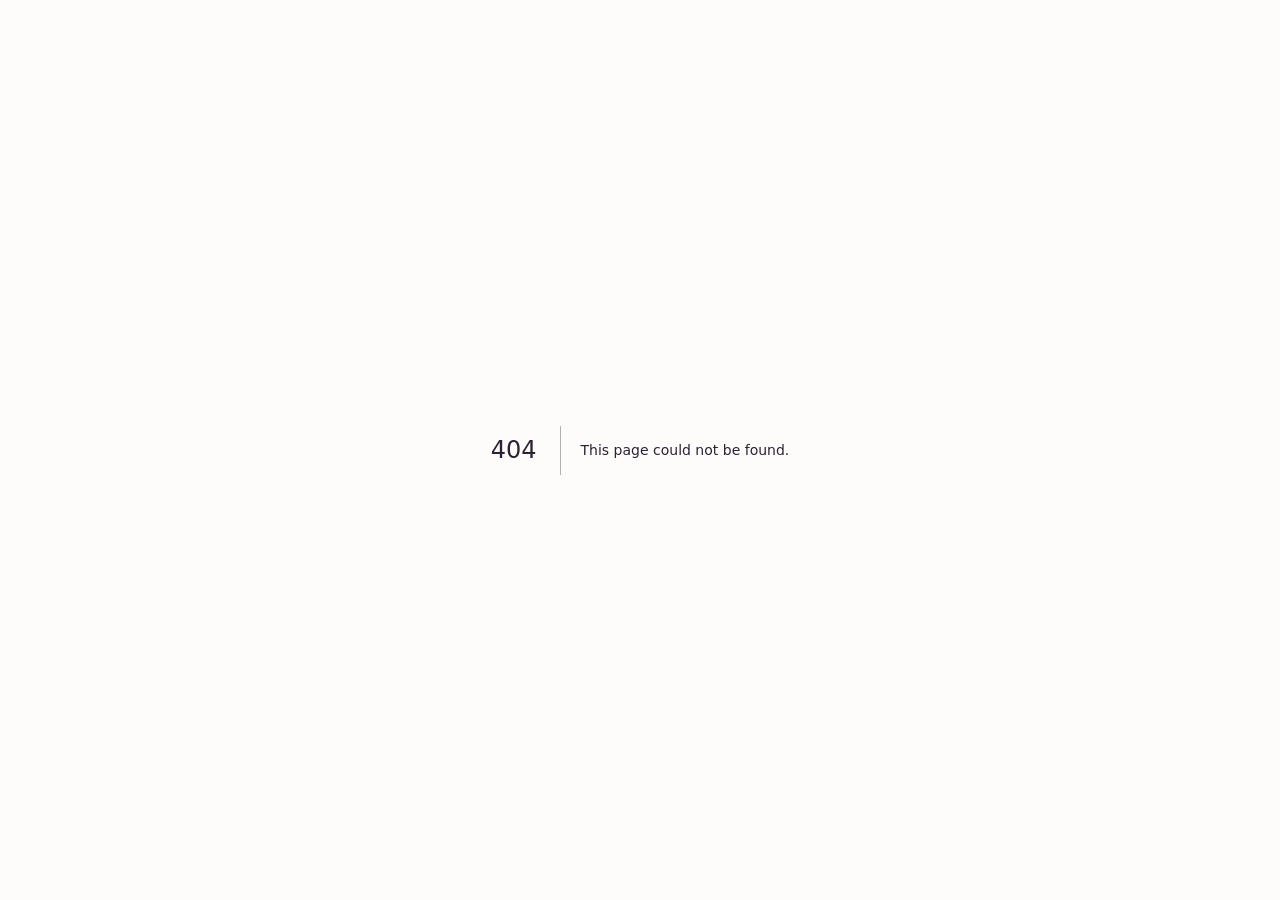
<file: 404/index.html>
<!DOCTYPE html><!--3Br7LsvqBmwtkLk87sQb6--><html lang="ru"><head><meta charSet="utf-8"/><meta name="viewport" content="width=device-width, initial-scale=1"/><link rel="stylesheet" href="/assets/static/css/f957de272f8a9fce.css" data-precedence="next"/><link rel="preload" as="script" fetchPriority="low" href="/assets/static/chunks/webpack-4a462cecab786e93.js"/><script src="/assets/static/chunks/4bd1b696-c023c6e3521b1417.js" async=""></script><script src="/assets/static/chunks/255-2b334ff5c2ee7a81.js" async=""></script><script src="/assets/static/chunks/main-app-120b1bb4b8e23c6e.js" async=""></script><meta name="robots" content="noindex"/><link rel="preconnect" href="https://fonts.googleapis.com"/><link rel="preconnect" href="https://fonts.gstatic.com" crossorigin="anonymous"/><title>404: This page could not be found.</title><meta name="theme-color" content="#F4F1EA"/><title>Цены на создание сайтов в Липецке — от 35 000 ₽ | Заказать под ключ</title><meta name="description" content="Разработка сайтов под ключ: дизайн сайта, адаптивная верстка, рост продаж. Внедрение amoCRM и Битрикс24. WordPress, Tilda, 1С-Битрикс, 1С. Концепт за 1–2 дня!"/><meta name="keywords" content="цены на создание сайтов в Липецке,заказать сайт Липецк,купить сайт Липецк,дизайн сайта Липецк,разработка сайтов под ключ,SEO-продвижение,amoCRM,Битрикс24,1С-Битрикс,веб-студия Липецк"/><meta property="og:title" content="Цены на создание сайтов в Липецке — от 35 000 ₽ | WebForce Studio"/><meta property="og:description" content="Разработка сайтов под ключ, SEO-продвижение, внедрение amoCRM и Битрикс24. Концепт за 1–2 дня, договор — после утверждения."/><meta property="og:locale" content="ru_RU"/><meta property="og:type" content="website"/><meta name="twitter:card" content="summary"/><meta name="twitter:title" content="Цены на создание сайтов в Липецке — от 35 000 ₽ | WebForce Studio"/><meta name="twitter:description" content="Разработка сайтов под ключ, SEO-продвижение, внедрение amoCRM и Битрикс24. Концепт за 1–2 дня, договор — после утверждения."/><link rel="icon" href="/icon.svg?ecc50ee44f531be7" type="image/svg+xml" sizes="any"/><link href="https://fonts.googleapis.com/css2?family=Inter:wght@400;500;600;700;800;900&amp;family=JetBrains+Mono:wght@400;700;800&amp;display=swap" rel="stylesheet"/><script src="/assets/static/chunks/polyfills-42372ed130431b0a.js" noModule=""></script><!-- Yandex.Metrika counter -->
<script type="text/javascript">
(function(m,e,t,r,i,k,a){m[i]=m[i]||function(){(m[i].a=m[i].a||[]).push(arguments)};m[i].l=1*new Date();for(var j=0;j<document.scripts.length;j++){if(document.scripts[j].src===r){return;}}k=e.createElement(t),a=e.getElementsByTagName(t)[0],k.async=1,k.src=r,a.parentNode.insertBefore(k,a)})(window,document,"script","https://mc.yandex.ru/metrika/tag.js","ym");
ym(112580398,"init",{clickmap:true,trackLinks:true,accurateTrackBounce:true,webvisor:true,trackHash:true});
</script>
<noscript><div><img src="https://mc.yandex.ru/watch/112580398" style="position:absolute;left:-9999px;" alt="" /></div></noscript>
<!-- /Yandex.Metrika counter -->

<script id="wf-tg-fallback">
(function(){
  var FALLBACK="https://t.me/+79778260526";
  var TG_HREF="tg://resolve?phone=79778260526";
  document.addEventListener("click",function(e){
    var a=e.target&&e.target.closest?e.target.closest('a[href^="tg://"]'):null;
    if(!a) return;
    var href=a.getAttribute("href")||"";
    if(href.indexOf("79778260526")===-1) return;
    // Fire goals already handled by WF_YM_ID script (registered earlier in capture)
    var isMobile=/Android|iPhone|iPad|iPod/i.test(navigator.userAgent);
    // Prevent default tg:// navigation to handle fallback ourselves
    e.preventDefault();
    var fallbackTimer=null;
    function doFallback(){
      if(document.visibilityState==="hidden") return;
      try{window.open(FALLBACK,"_blank","noopener");}catch(err){window.location.href=FALLBACK;}
    }
    // Try open tg://
    try{
      // Use iframe for desktop to avoid page unload, location for mobile
      if(!isMobile){
        var ifr=document.createElement("iframe");
        ifr.style.display="none";
        ifr.src=href;
        document.body.appendChild(ifr);
        setTimeout(function(){try{document.body.removeChild(ifr);}catch(e){}},2000);
      }else{
        window.location.href=href;
      }
    }catch(err){}
    fallbackTimer=setTimeout(doFallback,isMobile?1200:700);
    var onVis=function(){
      if(document.visibilityState==="hidden"){
        clearTimeout(fallbackTimer);
        document.removeEventListener("visibilitychange",onVis);
      }
    };
    document.addEventListener("visibilitychange",onVis);
    setTimeout(function(){clearTimeout(fallbackTimer);document.removeEventListener("visibilitychange",onVis);},3500);
  },true);
})();
</script>
</head><body class="bg-paper font-sans text-ink antialiased"><div hidden=""><!--$--><!--/$--></div><div style="font-family:system-ui,&quot;Segoe UI&quot;,Roboto,Helvetica,Arial,sans-serif,&quot;Apple Color Emoji&quot;,&quot;Segoe UI Emoji&quot;;height:100vh;text-align:center;display:flex;flex-direction:column;align-items:center;justify-content:center"><div><style>body{color:#000;background:#fff;margin:0}.next-error-h1{border-right:1px solid rgba(0,0,0,.3)}@media (prefers-color-scheme:dark){body{color:#fff;background:#000}.next-error-h1{border-right:1px solid rgba(255,255,255,.3)}}</style><h1 class="next-error-h1" style="display:inline-block;margin:0 20px 0 0;padding:0 23px 0 0;font-size:24px;font-weight:500;vertical-align:top;line-height:49px">404</h1><div style="display:inline-block"><h2 style="font-size:14px;font-weight:400;line-height:49px;margin:0">This page could not be found.</h2></div></div></div><!--$--><!--/$--><script src="/assets/static/chunks/webpack-4a462cecab786e93.js" id="_R_" async=""></script><script>(self.__next_f=self.__next_f||[]).push([0])</script><script>self.__next_f.push([1,"1:\"$Sreact.fragment\"\n2:I[9766,[],\"\"]\n3:I[8924,[],\"\"]\n4:I[4431,[],\"OutletBoundary\"]\n6:I[5278,[],\"AsyncMetadataOutlet\"]\n8:I[4431,[],\"ViewportBoundary\"]\na:I[4431,[],\"MetadataBoundary\"]\nb:\"$Sreact.suspense\"\nd:I[7150,[],\"\"]\n:HL[\"/assets/static/css/f957de272f8a9fce.css\",\"style\"]\n"])</script><script>self.__next_f.push([1,"0:{\"P\":null,\"b\":\"3Br7LsvqBmwtkLk87sQb6\",\"p\":\"\",\"c\":[\"\",\"_not-found\",\"\"],\"i\":false,\"f\":[[[\"\",{\"children\":[\"/_not-found\",{\"children\":[\"__PAGE__\",{}]}]},\"$undefined\",\"$undefined\",true],[\"\",[\"$\",\"$1\",\"c\",{\"children\":[[[\"$\",\"link\",\"0\",{\"rel\":\"stylesheet\",\"href\":\"/assets/static/css/f957de272f8a9fce.css\",\"precedence\":\"next\",\"crossOrigin\":\"$undefined\",\"nonce\":\"$undefined\"}]],[\"$\",\"html\",null,{\"lang\":\"ru\",\"children\":[[\"$\",\"head\",null,{\"children\":[[\"$\",\"link\",null,{\"rel\":\"preconnect\",\"href\":\"https://fonts.googleapis.com\"}],[\"$\",\"link\",null,{\"rel\":\"preconnect\",\"href\":\"https://fonts.gstatic.com\",\"crossOrigin\":\"anonymous\"}],[\"$\",\"link\",null,{\"href\":\"https://fonts.googleapis.com/css2?family=Inter:wght@400;500;600;700;800;900\u0026family=JetBrains+Mono:wght@400;700;800\u0026display=swap\",\"rel\":\"stylesheet\"}]]}],[\"$\",\"body\",null,{\"className\":\"bg-paper font-sans text-ink antialiased\",\"children\":[\"$\",\"$L2\",null,{\"parallelRouterKey\":\"children\",\"error\":\"$undefined\",\"errorStyles\":\"$undefined\",\"errorScripts\":\"$undefined\",\"template\":[\"$\",\"$L3\",null,{}],\"templateStyles\":\"$undefined\",\"templateScripts\":\"$undefined\",\"notFound\":\"$undefined\",\"forbidden\":\"$undefined\",\"unauthorized\":\"$undefined\"}]}]]}]]}],{\"children\":[\"/_not-found\",[\"$\",\"$1\",\"c\",{\"children\":[null,[\"$\",\"$L2\",null,{\"parallelRouterKey\":\"children\",\"error\":\"$undefined\",\"errorStyles\":\"$undefined\",\"errorScripts\":\"$undefined\",\"template\":[\"$\",\"$L3\",null,{}],\"templateStyles\":\"$undefined\",\"templateScripts\":\"$undefined\",\"notFound\":\"$undefined\",\"forbidden\":\"$undefined\",\"unauthorized\":\"$undefined\"}]]}],{\"children\":[\"__PAGE__\",[\"$\",\"$1\",\"c\",{\"children\":[[[\"$\",\"title\",null,{\"children\":\"404: This page could not be found.\"}],[\"$\",\"div\",null,{\"style\":{\"fontFamily\":\"system-ui,\\\"Segoe UI\\\",Roboto,Helvetica,Arial,sans-serif,\\\"Apple Color Emoji\\\",\\\"Segoe UI Emoji\\\"\",\"height\":\"100vh\",\"textAlign\":\"center\",\"display\":\"flex\",\"flexDirection\":\"column\",\"alignItems\":\"center\",\"justifyContent\":\"center\"},\"children\":[\"$\",\"div\",null,{\"children\":[[\"$\",\"style\",null,{\"dangerouslySetInnerHTML\":{\"__html\":\"body{color:#000;background:#fff;margin:0}.next-error-h1{border-right:1px solid rgba(0,0,0,.3)}@media (prefers-color-scheme:dark){body{color:#fff;background:#000}.next-error-h1{border-right:1px solid rgba(255,255,255,.3)}}\"}}],[\"$\",\"h1\",null,{\"className\":\"next-error-h1\",\"style\":{\"display\":\"inline-block\",\"margin\":\"0 20px 0 0\",\"padding\":\"0 23px 0 0\",\"fontSize\":24,\"fontWeight\":500,\"verticalAlign\":\"top\",\"lineHeight\":\"49px\"},\"children\":404}],[\"$\",\"div\",null,{\"style\":{\"display\":\"inline-block\"},\"children\":[\"$\",\"h2\",null,{\"style\":{\"fontSize\":14,\"fontWeight\":400,\"lineHeight\":\"49px\",\"margin\":0},\"children\":\"This page could not be found.\"}]}]]}]}]],null,[\"$\",\"$L4\",null,{\"children\":[\"$L5\",[\"$\",\"$L6\",null,{\"promise\":\"$@7\"}]]}]]}],{},null,false]},null,false]},null,false],[\"$\",\"$1\",\"h\",{\"children\":[[\"$\",\"meta\",null,{\"name\":\"robots\",\"content\":\"noindex\"}],[[\"$\",\"$L8\",null,{\"children\":\"$L9\"}],null],[\"$\",\"$La\",null,{\"children\":[\"$\",\"div\",null,{\"hidden\":true,\"children\":[\"$\",\"$b\",null,{\"fallback\":null,\"children\":\"$Lc\"}]}]}]]}],false]],\"m\":\"$undefined\",\"G\":[\"$d\",[]],\"s\":false,\"S\":true}\n"])</script><script>self.__next_f.push([1,"9:[[\"$\",\"meta\",\"0\",{\"charSet\":\"utf-8\"}],[\"$\",\"meta\",\"1\",{\"name\":\"viewport\",\"content\":\"width=device-width, initial-scale=1\"}],[\"$\",\"meta\",\"2\",{\"name\":\"theme-color\",\"content\":\"#F4F1EA\"}]]\n5:null\n"])</script><script>self.__next_f.push([1,"e:I[622,[],\"IconMark\"]\n"])</script><script>self.__next_f.push([1,"7:{\"metadata\":[[\"$\",\"title\",\"0\",{\"children\":\"Цены на создание сайтов в Липецке — от 35 000 ₽ | Заказать под ключ\"}],[\"$\",\"meta\",\"1\",{\"name\":\"description\",\"content\":\"Разработка сайтов под ключ: дизайн сайта, адаптивная верстка, рост продаж. Внедрение amoCRM и Битрикс24. WordPress, Tilda, 1С-Битрикс, 1С. Концепт за 1–2 дня!\"}],[\"$\",\"meta\",\"2\",{\"name\":\"keywords\",\"content\":\"цены на создание сайтов в Липецке,заказать сайт Липецк,купить сайт Липецк,дизайн сайта Липецк,разработка сайтов под ключ,SEO-продвижение,amoCRM,Битрикс24,1С-Битрикс,веб-студия Липецк\"}],[\"$\",\"meta\",\"3\",{\"property\":\"og:title\",\"content\":\"Цены на создание сайтов в Липецке — от 35 000 ₽ | WebForce Studio\"}],[\"$\",\"meta\",\"4\",{\"property\":\"og:description\",\"content\":\"Разработка сайтов под ключ, SEO-продвижение, внедрение amoCRM и Битрикс24. Концепт за 1–2 дня, договор — после утверждения.\"}],[\"$\",\"meta\",\"5\",{\"property\":\"og:locale\",\"content\":\"ru_RU\"}],[\"$\",\"meta\",\"6\",{\"property\":\"og:type\",\"content\":\"website\"}],[\"$\",\"meta\",\"7\",{\"name\":\"twitter:card\",\"content\":\"summary\"}],[\"$\",\"meta\",\"8\",{\"name\":\"twitter:title\",\"content\":\"Цены на создание сайтов в Липецке — от 35 000 ₽ | WebForce Studio\"}],[\"$\",\"meta\",\"9\",{\"name\":\"twitter:description\",\"content\":\"Разработка сайтов под ключ, SEO-продвижение, внедрение amoCRM и Битрикс24. Концепт за 1–2 дня, договор — после утверждения.\"}],[\"$\",\"link\",\"10\",{\"rel\":\"icon\",\"href\":\"/icon.svg?ecc50ee44f531be7\",\"type\":\"image/svg+xml\",\"sizes\":\"any\"}],[\"$\",\"$Le\",\"11\",{}]],\"error\":null,\"digest\":\"$undefined\"}\n"])</script><script>self.__next_f.push([1,"c:\"$7:metadata\"\n"])</script></body></html>
</file>
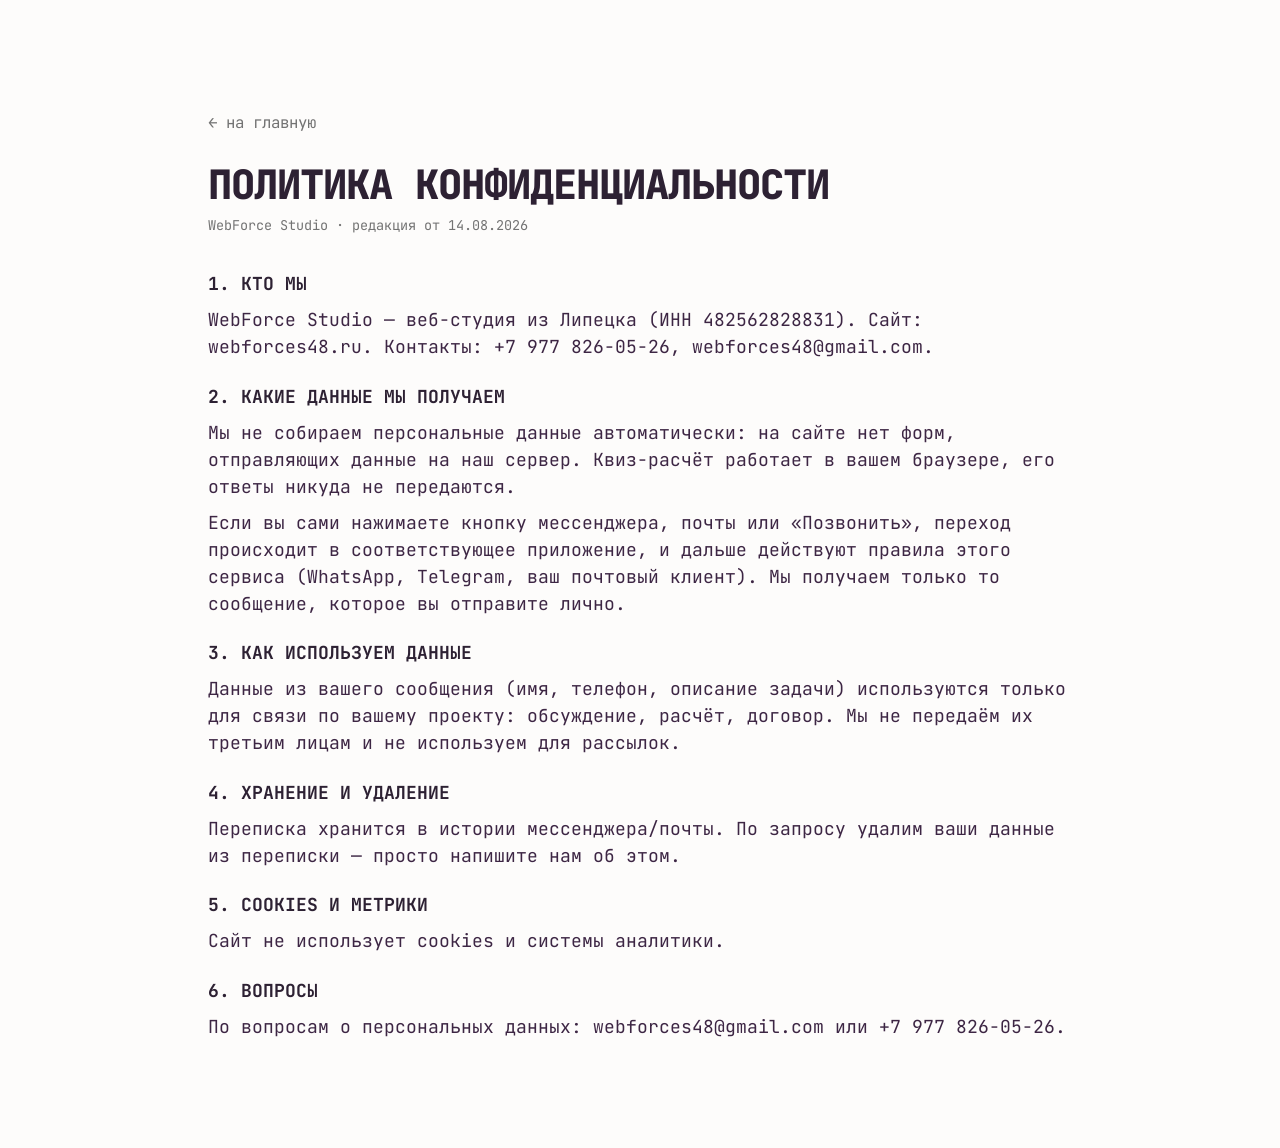
<file: policy/index.html>
<!DOCTYPE html><!--3Br7LsvqBmwtkLk87sQb6--><html lang="ru"><head><meta charSet="utf-8"/><meta name="viewport" content="width=device-width, initial-scale=1"/><link rel="stylesheet" href="/assets/static/css/f957de272f8a9fce.css" data-precedence="next"/><link rel="preload" as="script" fetchPriority="low" href="/assets/static/chunks/webpack-4a462cecab786e93.js"/><script src="/assets/static/chunks/4bd1b696-c023c6e3521b1417.js" async=""></script><script src="/assets/static/chunks/255-2b334ff5c2ee7a81.js" async=""></script><script src="/assets/static/chunks/main-app-120b1bb4b8e23c6e.js" async=""></script><link rel="preconnect" href="https://fonts.googleapis.com"/><link rel="preconnect" href="https://fonts.gstatic.com" crossorigin="anonymous"/><meta name="theme-color" content="#F4F1EA"/><title>Политика конфиденциальности — WebForce Studio</title><meta name="description" content="Политика конфиденциальности WebForce Studio: какие данные мы получаем и как с ними обращаемся."/><meta name="keywords" content="цены на создание сайтов в Липецке,заказать сайт Липецк,купить сайт Липецк,дизайн сайта Липецк,разработка сайтов под ключ,SEO-продвижение,amoCRM,Битрикс24,1С-Битрикс,веб-студия Липецк"/><meta name="robots" content="noindex, nofollow"/><meta property="og:title" content="Цены на создание сайтов в Липецке — от 35 000 ₽ | WebForce Studio"/><meta property="og:description" content="Разработка сайтов под ключ, SEO-продвижение, внедрение amoCRM и Битрикс24. Концепт за 1–2 дня, договор — после утверждения."/><meta property="og:locale" content="ru_RU"/><meta property="og:type" content="website"/><meta name="twitter:card" content="summary"/><meta name="twitter:title" content="Цены на создание сайтов в Липецке — от 35 000 ₽ | WebForce Studio"/><meta name="twitter:description" content="Разработка сайтов под ключ, SEO-продвижение, внедрение amoCRM и Битрикс24. Концепт за 1–2 дня, договор — после утверждения."/><link rel="icon" href="/icon.svg?ecc50ee44f531be7" type="image/svg+xml" sizes="any"/><link href="https://fonts.googleapis.com/css2?family=Inter:wght@400;500;600;700;800;900&amp;family=JetBrains+Mono:wght@400;700;800&amp;display=swap" rel="stylesheet"/><script src="/assets/static/chunks/polyfills-42372ed130431b0a.js" noModule=""></script><!-- Yandex.Metrika counter -->
<script type="text/javascript">
(function(m,e,t,r,i,k,a){m[i]=m[i]||function(){(m[i].a=m[i].a||[]).push(arguments)};m[i].l=1*new Date();for(var j=0;j<document.scripts.length;j++){if(document.scripts[j].src===r){return;}}k=e.createElement(t),a=e.getElementsByTagName(t)[0],k.async=1,k.src=r,a.parentNode.insertBefore(k,a)})(window,document,"script","https://mc.yandex.ru/metrika/tag.js","ym");
ym(112580398,"init",{clickmap:true,trackLinks:true,accurateTrackBounce:true,webvisor:true,trackHash:true});
</script>
<noscript><div><img src="https://mc.yandex.ru/watch/112580398" style="position:absolute;left:-9999px;" alt="" /></div></noscript>
<!-- /Yandex.Metrika counter -->

<script id="wf-tg-fallback">
(function(){
  var FALLBACK="https://t.me/+79778260526";
  var TG_HREF="tg://resolve?phone=79778260526";
  document.addEventListener("click",function(e){
    var a=e.target&&e.target.closest?e.target.closest('a[href^="tg://"]'):null;
    if(!a) return;
    var href=a.getAttribute("href")||"";
    if(href.indexOf("79778260526")===-1) return;
    // Fire goals already handled by WF_YM_ID script (registered earlier in capture)
    var isMobile=/Android|iPhone|iPad|iPod/i.test(navigator.userAgent);
    // Prevent default tg:// navigation to handle fallback ourselves
    e.preventDefault();
    var fallbackTimer=null;
    function doFallback(){
      if(document.visibilityState==="hidden") return;
      try{window.open(FALLBACK,"_blank","noopener");}catch(err){window.location.href=FALLBACK;}
    }
    // Try open tg://
    try{
      // Use iframe for desktop to avoid page unload, location for mobile
      if(!isMobile){
        var ifr=document.createElement("iframe");
        ifr.style.display="none";
        ifr.src=href;
        document.body.appendChild(ifr);
        setTimeout(function(){try{document.body.removeChild(ifr);}catch(e){}},2000);
      }else{
        window.location.href=href;
      }
    }catch(err){}
    fallbackTimer=setTimeout(doFallback,isMobile?1200:700);
    var onVis=function(){
      if(document.visibilityState==="hidden"){
        clearTimeout(fallbackTimer);
        document.removeEventListener("visibilitychange",onVis);
      }
    };
    document.addEventListener("visibilitychange",onVis);
    setTimeout(function(){clearTimeout(fallbackTimer);document.removeEventListener("visibilitychange",onVis);},3500);
  },true);
})();
</script>
</head><body class="bg-paper font-sans text-ink antialiased"><div hidden=""><!--$--><!--/$--></div><main class="min-h-screen bg-paper px-5 py-14 font-mono text-plum md:px-10 md:py-24"><div class="mx-auto max-w-3xl"><a href="/" class="text-sm text-neutral-500 underline-offset-4 transition-colors hover:text-neon hover:underline">← на главную</a><h1 class="mt-6 text-2xl font-extrabold uppercase tracking-tight text-ink md:text-4xl">Политика конфиденциальности</h1><p class="mt-2 text-xs text-neutral-500">WebForce Studio · редакция от 14.08.2026</p><div class="mt-8 space-y-5 text-sm leading-relaxed md:text-base"><section><h2 class="font-bold uppercase text-ink">1. Кто мы</h2><p class="mt-2">WebForce Studio — веб-студия из Липецка (ИНН 482562828831). Сайт: webforces48.ru. Контакты: +7 977 826-05-26, webforces48@gmail.com.</p></section><section><h2 class="font-bold uppercase text-ink">2. Какие данные мы получаем</h2><p class="mt-2">Мы не собираем персональные данные автоматически: на сайте нет форм, отправляющих данные на наш сервер. Квиз-расчёт работает в вашем браузере, его ответы никуда не передаются.</p><p class="mt-2">Если вы сами нажимаете кнопку мессенджера, почты или «Позвонить», переход происходит в соответствующее приложение, и дальше действуют правила этого сервиса (WhatsApp, Telegram, ваш почтовый клиент). Мы получаем только то сообщение, которое вы отправите лично.</p></section><section><h2 class="font-bold uppercase text-ink">3. Как используем данные</h2><p class="mt-2">Данные из вашего сообщения (имя, телефон, описание задачи) используются только для связи по вашему проекту: обсуждение, расчёт, договор. Мы не передаём их третьим лицам и не используем для рассылок.</p></section><section><h2 class="font-bold uppercase text-ink">4. Хранение и удаление</h2><p class="mt-2">Переписка хранится в истории мессенджера/почты. По запросу удалим ваши данные из переписки — просто напишите нам об этом.</p></section><section><h2 class="font-bold uppercase text-ink">5. Cookies и метрики</h2><p class="mt-2">Сайт не использует cookies и системы аналитики.</p></section><section><h2 class="font-bold uppercase text-ink">6. Вопросы</h2><p class="mt-2">По вопросам о персональных данных: webforces48@gmail.com или +7 977 826-05-26.</p></section></div></div></main><!--$--><!--/$--><script src="/assets/static/chunks/webpack-4a462cecab786e93.js" id="_R_" async=""></script><script>(self.__next_f=self.__next_f||[]).push([0])</script><script>self.__next_f.push([1,"1:\"$Sreact.fragment\"\n2:I[9766,[],\"\"]\n3:I[8924,[],\"\"]\n9:I[7150,[],\"\"]\n:HL[\"/assets/static/css/f957de272f8a9fce.css\",\"style\"]\n"])</script><script>self.__next_f.push([1,"0:{\"P\":null,\"b\":\"3Br7LsvqBmwtkLk87sQb6\",\"p\":\"\",\"c\":[\"\",\"policy\",\"\"],\"i\":false,\"f\":[[[\"\",{\"children\":[\"policy\",{\"children\":[\"__PAGE__\",{}]}]},\"$undefined\",\"$undefined\",true],[\"\",[\"$\",\"$1\",\"c\",{\"children\":[[[\"$\",\"link\",\"0\",{\"rel\":\"stylesheet\",\"href\":\"/assets/static/css/f957de272f8a9fce.css\",\"precedence\":\"next\",\"crossOrigin\":\"$undefined\",\"nonce\":\"$undefined\"}]],[\"$\",\"html\",null,{\"lang\":\"ru\",\"children\":[[\"$\",\"head\",null,{\"children\":[[\"$\",\"link\",null,{\"rel\":\"preconnect\",\"href\":\"https://fonts.googleapis.com\"}],[\"$\",\"link\",null,{\"rel\":\"preconnect\",\"href\":\"https://fonts.gstatic.com\",\"crossOrigin\":\"anonymous\"}],[\"$\",\"link\",null,{\"href\":\"https://fonts.googleapis.com/css2?family=Inter:wght@400;500;600;700;800;900\u0026family=JetBrains+Mono:wght@400;700;800\u0026display=swap\",\"rel\":\"stylesheet\"}]]}],[\"$\",\"body\",null,{\"className\":\"bg-paper font-sans text-ink antialiased\",\"children\":[\"$\",\"$L2\",null,{\"parallelRouterKey\":\"children\",\"error\":\"$undefined\",\"errorStyles\":\"$undefined\",\"errorScripts\":\"$undefined\",\"template\":[\"$\",\"$L3\",null,{}],\"templateStyles\":\"$undefined\",\"templateScripts\":\"$undefined\",\"notFound\":[[[\"$\",\"title\",null,{\"children\":\"404: This page could not be found.\"}],[\"$\",\"div\",null,{\"style\":{\"fontFamily\":\"system-ui,\\\"Segoe UI\\\",Roboto,Helvetica,Arial,sans-serif,\\\"Apple Color Emoji\\\",\\\"Segoe UI Emoji\\\"\",\"height\":\"100vh\",\"textAlign\":\"center\",\"display\":\"flex\",\"flexDirection\":\"column\",\"alignItems\":\"center\",\"justifyContent\":\"center\"},\"children\":[\"$\",\"div\",null,{\"children\":[[\"$\",\"style\",null,{\"dangerouslySetInnerHTML\":{\"__html\":\"body{color:#000;background:#fff;margin:0}.next-error-h1{border-right:1px solid rgba(0,0,0,.3)}@media (prefers-color-scheme:dark){body{color:#fff;background:#000}.next-error-h1{border-right:1px solid rgba(255,255,255,.3)}}\"}}],[\"$\",\"h1\",null,{\"className\":\"next-error-h1\",\"style\":{\"display\":\"inline-block\",\"margin\":\"0 20px 0 0\",\"padding\":\"0 23px 0 0\",\"fontSize\":24,\"fontWeight\":500,\"verticalAlign\":\"top\",\"lineHeight\":\"49px\"},\"children\":404}],[\"$\",\"div\",null,{\"style\":{\"display\":\"inline-block\"},\"children\":[\"$\",\"h2\",null,{\"style\":{\"fontSize\":14,\"fontWeight\":400,\"lineHeight\":\"49px\",\"margin\":0},\"children\":\"This page could not be found.\"}]}]]}]}]],[]],\"forbidden\":\"$undefined\",\"unauthorized\":\"$undefined\"}]}]]}]]}],{\"children\":[\"policy\",[\"$\",\"$1\",\"c\",{\"children\":[null,[\"$\",\"$L2\",null,{\"parallelRouterKey\":\"children\",\"error\":\"$undefined\",\"errorStyles\":\"$undefined\",\"errorScripts\":\"$undefined\",\"template\":[\"$\",\"$L3\",null,{}],\"templateStyles\":\"$undefined\",\"templateScripts\":\"$undefined\",\"notFound\":\"$undefined\",\"forbidden\":\"$undefined\",\"unauthorized\":\"$undefined\"}]]}],{\"children\":[\"__PAGE__\",[\"$\",\"$1\",\"c\",{\"children\":[[\"$\",\"main\",null,{\"className\":\"min-h-screen bg-paper px-5 py-14 font-mono text-plum md:px-10 md:py-24\",\"children\":[\"$\",\"div\",null,{\"className\":\"mx-auto max-w-3xl\",\"children\":[[\"$\",\"a\",null,{\"href\":\"/\",\"className\":\"text-sm text-neutral-500 underline-offset-4 transition-colors hover:text-neon hover:underline\",\"children\":\"← на главную\"}],[\"$\",\"h1\",null,{\"className\":\"mt-6 text-2xl font-extrabold uppercase tracking-tight text-ink md:text-4xl\",\"children\":\"Политика конфиденциальности\"}],[\"$\",\"p\",null,{\"className\":\"mt-2 text-xs text-neutral-500\",\"children\":\"WebForce Studio · редакция от 14.08.2026\"}],[\"$\",\"div\",null,{\"className\":\"mt-8 space-y-5 text-sm leading-relaxed md:text-base\",\"children\":[[\"$\",\"section\",null,{\"children\":[[\"$\",\"h2\",null,{\"className\":\"font-bold uppercase text-ink\",\"children\":\"1. Кто мы\"}],[\"$\",\"p\",null,{\"className\":\"mt-2\",\"children\":\"WebForce Studio — веб-студия из Липецка (ИНН 482562828831). Сайт: webforces48.ru. Контакты: +7 977 826-05-26, webforces48@gmail.com.\"}]]}],[\"$\",\"section\",null,{\"children\":[[\"$\",\"h2\",null,{\"className\":\"font-bold uppercase text-ink\",\"children\":\"2. Какие данные мы получаем\"}],[\"$\",\"p\",null,{\"className\":\"mt-2\",\"children\":\"Мы не собираем персональные данные автоматически: на сайте нет форм, отправляющих данные на наш сервер. Квиз-расчёт работает в вашем браузере, его ответы никуда не передаются.\"}],[\"$\",\"p\",null,{\"className\":\"mt-2\",\"children\":\"Если вы сами нажимаете кнопку мессенджера, почты или «Позвонить», переход происходит в соответствующее приложение, и дальше действуют правила этого сервиса (WhatsApp, Telegram, ваш почтовый клиент). Мы получаем только то сообщение, которое вы отправите лично.\"}]]}],[\"$\",\"section\",null,{\"children\":[[\"$\",\"h2\",null,{\"className\":\"font-bold uppercase text-ink\",\"children\":\"3. Как используем данные\"}],[\"$\",\"p\",null,{\"className\":\"mt-2\",\"children\":\"Данные из вашего сообщения (имя, телефон, описание задачи) используются только для связи по вашему проекту: обсуждение, расчёт, договор. Мы не передаём их третьим лицам и не используем для рассылок.\"}]]}],\"$L4\",\"$L5\",\"$L6\"]}]]}]}],null,\"$L7\"]}],{},null,false]},null,false]},null,false],\"$L8\",false]],\"m\":\"$undefined\",\"G\":[\"$9\",[]],\"s\":false,\"S\":true}\n"])</script><script>self.__next_f.push([1,"a:I[4431,[],\"OutletBoundary\"]\nc:I[5278,[],\"AsyncMetadataOutlet\"]\ne:I[4431,[],\"ViewportBoundary\"]\n10:I[4431,[],\"MetadataBoundary\"]\n11:\"$Sreact.suspense\"\n4:[\"$\",\"section\",null,{\"children\":[[\"$\",\"h2\",null,{\"className\":\"font-bold uppercase text-ink\",\"children\":\"4. Хранение и удаление\"}],[\"$\",\"p\",null,{\"className\":\"mt-2\",\"children\":\"Переписка хранится в истории мессенджера/почты. По запросу удалим ваши данные из переписки — просто напишите нам об этом.\"}]]}]\n5:[\"$\",\"section\",null,{\"children\":[[\"$\",\"h2\",null,{\"className\":\"font-bold uppercase text-ink\",\"children\":\"5. Cookies и метрики\"}],[\"$\",\"p\",null,{\"className\":\"mt-2\",\"children\":\"Сайт не использует cookies и системы аналитики.\"}]]}]\n6:[\"$\",\"section\",null,{\"children\":[[\"$\",\"h2\",null,{\"className\":\"font-bold uppercase text-ink\",\"children\":\"6. Вопросы\"}],[\"$\",\"p\",null,{\"className\":\"mt-2\",\"children\":\"По вопросам о персональных данных: webforces48@gmail.com или +7 977 826-05-26.\"}]]}]\n7:[\"$\",\"$La\",null,{\"children\":[\"$Lb\",[\"$\",\"$Lc\",null,{\"promise\":\"$@d\"}]]}]\n8:[\"$\",\"$1\",\"h\",{\"children\":[null,[[\"$\",\"$Le\",null,{\"children\":\"$Lf\"}],null],[\"$\",\"$L10\",null,{\"children\":[\"$\",\"div\",null,{\"hidden\":true,\"children\":[\"$\",\"$11\",null,{\"fallback\":null,\"children\":\"$L12\"}]}]}]]}]\n"])</script><script>self.__next_f.push([1,"f:[[\"$\",\"meta\",\"0\",{\"charSet\":\"utf-8\"}],[\"$\",\"meta\",\"1\",{\"name\":\"viewport\",\"content\":\"width=device-width, initial-scale=1\"}],[\"$\",\"meta\",\"2\",{\"name\":\"theme-color\",\"content\":\"#F4F1EA\"}]]\nb:null\n"])</script><script>self.__next_f.push([1,"13:I[622,[],\"IconMark\"]\n"])</script><script>self.__next_f.push([1,"d:{\"metadata\":[[\"$\",\"title\",\"0\",{\"children\":\"Политика конфиденциальности — WebForce Studio\"}],[\"$\",\"meta\",\"1\",{\"name\":\"description\",\"content\":\"Политика конфиденциальности WebForce Studio: какие данные мы получаем и как с ними обращаемся.\"}],[\"$\",\"meta\",\"2\",{\"name\":\"keywords\",\"content\":\"цены на создание сайтов в Липецке,заказать сайт Липецк,купить сайт Липецк,дизайн сайта Липецк,разработка сайтов под ключ,SEO-продвижение,amoCRM,Битрикс24,1С-Битрикс,веб-студия Липецк\"}],[\"$\",\"meta\",\"3\",{\"name\":\"robots\",\"content\":\"noindex, nofollow\"}],[\"$\",\"meta\",\"4\",{\"property\":\"og:title\",\"content\":\"Цены на создание сайтов в Липецке — от 35 000 ₽ | WebForce Studio\"}],[\"$\",\"meta\",\"5\",{\"property\":\"og:description\",\"content\":\"Разработка сайтов под ключ, SEO-продвижение, внедрение amoCRM и Битрикс24. Концепт за 1–2 дня, договор — после утверждения.\"}],[\"$\",\"meta\",\"6\",{\"property\":\"og:locale\",\"content\":\"ru_RU\"}],[\"$\",\"meta\",\"7\",{\"property\":\"og:type\",\"content\":\"website\"}],[\"$\",\"meta\",\"8\",{\"name\":\"twitter:card\",\"content\":\"summary\"}],[\"$\",\"meta\",\"9\",{\"name\":\"twitter:title\",\"content\":\"Цены на создание сайтов в Липецке — от 35 000 ₽ | WebForce Studio\"}],[\"$\",\"meta\",\"10\",{\"name\":\"twitter:description\",\"content\":\"Разработка сайтов под ключ, SEO-продвижение, внедрение amoCRM и Битрикс24. Концепт за 1–2 дня, договор — после утверждения.\"}],[\"$\",\"link\",\"11\",{\"rel\":\"icon\",\"href\":\"/icon.svg?ecc50ee44f531be7\",\"type\":\"image/svg+xml\",\"sizes\":\"any\"}],[\"$\",\"$L13\",\"12\",{}]],\"error\":null,\"digest\":\"$undefined\"}\n"])</script><script>self.__next_f.push([1,"12:\"$d:metadata\"\n"])</script></body></html>
</file>
<file: assets/static/css/f957de272f8a9fce.css>
*,:after,:before{--tw-border-spacing-x:0;--tw-border-spacing-y:0;--tw-translate-x:0;--tw-translate-y:0;--tw-rotate:0;--tw-skew-x:0;--tw-skew-y:0;--tw-scale-x:1;--tw-scale-y:1;--tw-pan-x: ;--tw-pan-y: ;--tw-pinch-zoom: ;--tw-scroll-snap-strictness:proximity;--tw-gradient-from-position: ;--tw-gradient-via-position: ;--tw-gradient-to-position: ;--tw-ordinal: ;--tw-slashed-zero: ;--tw-numeric-figure: ;--tw-numeric-spacing: ;--tw-numeric-fraction: ;--tw-ring-inset: ;--tw-ring-offset-width:0px;--tw-ring-offset-color:#fff;--tw-ring-color:rgb(59 130 246/0.5);--tw-ring-offset-shadow:0 0 #0000;--tw-ring-shadow:0 0 #0000;--tw-shadow:0 0 #0000;--tw-shadow-colored:0 0 #0000;--tw-blur: ;--tw-brightness: ;--tw-contrast: ;--tw-grayscale: ;--tw-hue-rotate: ;--tw-invert: ;--tw-saturate: ;--tw-sepia: ;--tw-drop-shadow: ;--tw-backdrop-blur: ;--tw-backdrop-brightness: ;--tw-backdrop-contrast: ;--tw-backdrop-grayscale: ;--tw-backdrop-hue-rotate: ;--tw-backdrop-invert: ;--tw-backdrop-opacity: ;--tw-backdrop-saturate: ;--tw-backdrop-sepia: ;--tw-contain-size: ;--tw-contain-layout: ;--tw-contain-paint: ;--tw-contain-style: }::backdrop{--tw-border-spacing-x:0;--tw-border-spacing-y:0;--tw-translate-x:0;--tw-translate-y:0;--tw-rotate:0;--tw-skew-x:0;--tw-skew-y:0;--tw-scale-x:1;--tw-scale-y:1;--tw-pan-x: ;--tw-pan-y: ;--tw-pinch-zoom: ;--tw-scroll-snap-strictness:proximity;--tw-gradient-from-position: ;--tw-gradient-via-position: ;--tw-gradient-to-position: ;--tw-ordinal: ;--tw-slashed-zero: ;--tw-numeric-figure: ;--tw-numeric-spacing: ;--tw-numeric-fraction: ;--tw-ring-inset: ;--tw-ring-offset-width:0px;--tw-ring-offset-color:#fff;--tw-ring-color:rgb(59 130 246/0.5);--tw-ring-offset-shadow:0 0 #0000;--tw-ring-shadow:0 0 #0000;--tw-shadow:0 0 #0000;--tw-shadow-colored:0 0 #0000;--tw-blur: ;--tw-brightness: ;--tw-contrast: ;--tw-grayscale: ;--tw-hue-rotate: ;--tw-invert: ;--tw-saturate: ;--tw-sepia: ;--tw-drop-shadow: ;--tw-backdrop-blur: ;--tw-backdrop-brightness: ;--tw-backdrop-contrast: ;--tw-backdrop-grayscale: ;--tw-backdrop-hue-rotate: ;--tw-backdrop-invert: ;--tw-backdrop-opacity: ;--tw-backdrop-saturate: ;--tw-backdrop-sepia: ;--tw-contain-size: ;--tw-contain-layout: ;--tw-contain-paint: ;--tw-contain-style: }/*
! tailwindcss v3.4.19 | MIT License | https://tailwindcss.com
*/*,:after,:before{box-sizing:border-box;border:0 solid #e5e7eb}:after,:before{--tw-content:""}:host,html{line-height:1.5;-webkit-text-size-adjust:100%;-moz-tab-size:4;-o-tab-size:4;tab-size:4;font-family:Inter,system-ui,-apple-system,Segoe UI,Roboto,sans-serif;font-feature-settings:normal;font-variation-settings:normal;-webkit-tap-highlight-color:transparent}body{margin:0;line-height:inherit}hr{height:0;color:inherit;border-top-width:1px}abbr:where([title]){-webkit-text-decoration:underline dotted;text-decoration:underline dotted}h1,h2,h3,h4,h5,h6{font-size:inherit;font-weight:inherit}a{color:inherit;text-decoration:inherit}b,strong{font-weight:bolder}code,kbd,pre,samp{font-family:JetBrains Mono,ui-monospace,SFMono-Regular,Menlo,Consolas,monospace;font-feature-settings:normal;font-variation-settings:normal;font-size:1em}small{font-size:80%}sub,sup{font-size:75%;line-height:0;position:relative;vertical-align:baseline}sub{bottom:-.25em}sup{top:-.5em}table{text-indent:0;border-color:inherit;border-collapse:collapse}button,input,optgroup,select,textarea{font-family:inherit;font-feature-settings:inherit;font-variation-settings:inherit;font-size:100%;font-weight:inherit;line-height:inherit;letter-spacing:inherit;color:inherit;margin:0;padding:0}button,select{text-transform:none}button,input:where([type=button]),input:where([type=reset]),input:where([type=submit]){-webkit-appearance:button;background-color:transparent;background-image:none}:-moz-focusring{outline:auto}:-moz-ui-invalid{box-shadow:none}progress{vertical-align:baseline}::-webkit-inner-spin-button,::-webkit-outer-spin-button{height:auto}[type=search]{-webkit-appearance:textfield;outline-offset:-2px}::-webkit-search-decoration{-webkit-appearance:none}::-webkit-file-upload-button{-webkit-appearance:button;font:inherit}summary{display:list-item}blockquote,dd,dl,figure,h1,h2,h3,h4,h5,h6,hr,p,pre{margin:0}fieldset{margin:0}fieldset,legend{padding:0}menu,ol,ul{list-style:none;margin:0;padding:0}dialog{padding:0}textarea{resize:vertical}input::-moz-placeholder,textarea::-moz-placeholder{opacity:1;color:#9ca3af}input::placeholder,textarea::placeholder{opacity:1;color:#9ca3af}[role=button],button{cursor:pointer}:disabled{cursor:default}audio,canvas,embed,iframe,img,object,svg,video{display:block;vertical-align:middle}img,video{max-width:100%;height:auto}[hidden]:where(:not([hidden=until-found])){display:none}.pointer-events-none{pointer-events:none}.fixed{position:fixed}.absolute{position:absolute}.relative{position:relative}.inset-0{inset:0}.inset-x-0{left:0;right:0}.inset-y-0{top:0;bottom:0}.-left-\[9999px\]{left:-9999px}.bottom-0{bottom:0}.bottom-12{bottom:3rem}.left-10{left:2.5rem}.right-0{right:0}.right-4{right:1rem}.top-0{top:0}.top-5{top:1.25rem}.z-0{z-index:0}.z-10{z-index:10}.z-20{z-index:20}.z-\[5\]{z-index:5}.z-\[60\]{z-index:60}.z-\[6\]{z-index:6}.z-\[70\]{z-index:70}.mx-auto{margin-left:auto;margin-right:auto}.mb-3{margin-bottom:.75rem}.mb-4{margin-bottom:1rem}.ml-auto{margin-left:auto}.mt-0{margin-top:0}.mt-1{margin-top:.25rem}.mt-1\.5{margin-top:.375rem}.mt-10{margin-top:2.5rem}.mt-12{margin-top:3rem}.mt-2{margin-top:.5rem}.mt-2\.5{margin-top:.625rem}.mt-3{margin-top:.75rem}.mt-4{margin-top:1rem}.mt-5{margin-top:1.25rem}.mt-6{margin-top:1.5rem}.mt-7{margin-top:1.75rem}.mt-8{margin-top:2rem}.mt-auto{margin-top:auto}.block{display:block}.inline-block{display:inline-block}.flex{display:flex}.inline-flex{display:inline-flex}.grid{display:grid}.hidden{display:none}.h-0{height:0}.h-11{height:2.75rem}.h-2{height:.5rem}.h-2\.5{height:.625rem}.h-9{height:2.25rem}.h-\[20vw\]{height:20vw}.h-\[2px\]{height:2px}.h-\[52\%\]{height:52%}.h-\[7vw\]{height:7vw}.h-full{height:100%}.h-px{height:1px}.min-h-\[100svh\]{min-height:100svh}.min-h-screen{min-height:100vh}.w-2\.5{width:.625rem}.w-4{width:1rem}.w-6{width:1.5rem}.w-9{width:2.25rem}.w-\[64\%\]{width:64%}.w-\[92vw\]{width:92vw}.w-auto{width:auto}.w-full{width:100%}.w-max{width:-moz-max-content;width:max-content}.w-px{width:1px}.min-w-0{min-width:0}.max-w-2xl{max-width:42rem}.max-w-3xl{max-width:48rem}.max-w-\[21rem\]{max-width:21rem}.max-w-\[420px\]{max-width:420px}.max-w-full{max-width:100%}.max-w-lg{max-width:32rem}.max-w-xl{max-width:36rem}.flex-1{flex:1 1 0%}.shrink-0{flex-shrink:0}.-translate-y-1{--tw-translate-y:-0.25rem}.-translate-y-1,.-translate-y-\[6px\]{transform:translate(var(--tw-translate-x),var(--tw-translate-y)) rotate(var(--tw-rotate)) skewX(var(--tw-skew-x)) skewY(var(--tw-skew-y)) scaleX(var(--tw-scale-x)) scaleY(var(--tw-scale-y))}.-translate-y-\[6px\]{--tw-translate-y:-6px}.translate-y-0{--tw-translate-y:0px}.translate-y-0,.translate-y-\[6px\]{transform:translate(var(--tw-translate-x),var(--tw-translate-y)) rotate(var(--tw-rotate)) skewX(var(--tw-skew-x)) skewY(var(--tw-skew-y)) scaleX(var(--tw-scale-x)) scaleY(var(--tw-scale-y))}.translate-y-\[6px\]{--tw-translate-y:6px}.-rotate-45{--tw-rotate:-45deg}.-rotate-45,.rotate-45{transform:translate(var(--tw-translate-x),var(--tw-translate-y)) rotate(var(--tw-rotate)) skewX(var(--tw-skew-x)) skewY(var(--tw-skew-y)) scaleX(var(--tw-scale-x)) scaleY(var(--tw-scale-y))}.rotate-45{--tw-rotate:45deg}.transform{transform:translate(var(--tw-translate-x),var(--tw-translate-y)) rotate(var(--tw-rotate)) skewX(var(--tw-skew-x)) skewY(var(--tw-skew-y)) scaleX(var(--tw-scale-x)) scaleY(var(--tw-scale-y))}.cursor-pointer{cursor:pointer}.select-none{-webkit-user-select:none;-moz-user-select:none;user-select:none}.resize{resize:both}.flex-col{flex-direction:column}.flex-wrap{flex-wrap:wrap}.flex-nowrap{flex-wrap:nowrap}.items-start{align-items:flex-start}.items-end{align-items:flex-end}.items-center{align-items:center}.items-baseline{align-items:baseline}.justify-center{justify-content:center}.justify-between{justify-content:space-between}.gap-1\.5{gap:.375rem}.gap-10{gap:2.5rem}.gap-2{gap:.5rem}.gap-2\.5{gap:.625rem}.gap-3{gap:.75rem}.gap-4{gap:1rem}.gap-5{gap:1.25rem}.gap-7{gap:1.75rem}.gap-\[4px\]{gap:4px}.gap-x-2{-moz-column-gap:.5rem;column-gap:.5rem}.gap-x-7{-moz-column-gap:1.75rem;column-gap:1.75rem}.gap-y-2{row-gap:.5rem}.space-y-5>:not([hidden])~:not([hidden]){--tw-space-y-reverse:0;margin-top:calc(1.25rem * calc(1 - var(--tw-space-y-reverse)));margin-bottom:calc(1.25rem * var(--tw-space-y-reverse))}.overflow-hidden{overflow:hidden}.overflow-x-clip{overflow-x:clip}.whitespace-nowrap{white-space:nowrap}.break-words{overflow-wrap:break-word}.border{border-width:1px}.border-2{border-width:2px}.border-y-2{border-top-width:2px}.border-b-2,.border-y-2{border-bottom-width:2px}.border-l-4{border-left-width:4px}.border-t{border-top-width:1px}.border-t-2{border-top-width:2px}.border-dashed{border-style:dashed}.border-none{border-style:none}.border-acc1{--tw-border-opacity:1;border-color:rgb(142 68 86/var(--tw-border-opacity,1))}.border-acc2{--tw-border-opacity:1;border-color:rgb(142 68 173/var(--tw-border-opacity,1))}.border-ink{--tw-border-opacity:1;border-color:rgb(45 33 51/var(--tw-border-opacity,1))}.border-ink\/10{border-color:rgb(45 33 51/.1)}.border-ink\/25{border-color:rgb(45 33 51/.25)}.border-ink\/30{border-color:rgb(45 33 51/.3)}.border-ink\/40{border-color:rgb(45 33 51/.4)}.border-ink\/50{border-color:rgb(45 33 51/.5)}.border-ink\/60{border-color:rgb(45 33 51/.6)}.border-neon{--tw-border-opacity:1;border-color:rgb(217 56 70/var(--tw-border-opacity,1))}.border-neutral-800{--tw-border-opacity:1;border-color:rgb(38 38 38/var(--tw-border-opacity,1))}.bg-current{background-color:currentColor}.bg-ink{--tw-bg-opacity:1;background-color:rgb(45 33 51/var(--tw-bg-opacity,1))}.bg-ink\/15{background-color:rgb(45 33 51/.15)}.bg-neon{--tw-bg-opacity:1;background-color:rgb(217 56 70/var(--tw-bg-opacity,1))}.bg-neon\/10{background-color:rgb(217 56 70/.1)}.bg-paper{--tw-bg-opacity:1;background-color:rgb(253 252 251/var(--tw-bg-opacity,1))}.bg-paper\/25{background-color:rgb(253 252 251/.25)}.bg-paper\/\[0\.98\]{background-color:rgb(253 252 251/.98)}.bg-white\/70{background-color:rgb(255 255 255/.7)}.bg-\[linear-gradient\(135deg\2c \#FFFFFF_0\%\2c \#FDFCFB_45\%\2c \#F3E0F4_100\%\)\]{background-image:linear-gradient(135deg,#FFFFFF,#FDFCFB 45%,#F3E0F4)}.bg-gradient-to-b{background-image:linear-gradient(to bottom,var(--tw-gradient-stops))}.bg-gradient-to-r{background-image:linear-gradient(to right,var(--tw-gradient-stops))}.from-paper\/45{--tw-gradient-from:rgb(253 252 251/0.45) var(--tw-gradient-from-position);--tw-gradient-to:rgb(253 252 251/0) var(--tw-gradient-to-position);--tw-gradient-stops:var(--tw-gradient-from),var(--tw-gradient-to)}.from-paper\/95{--tw-gradient-from:rgb(253 252 251/0.95) var(--tw-gradient-from-position);--tw-gradient-to:rgb(253 252 251/0) var(--tw-gradient-to-position);--tw-gradient-stops:var(--tw-gradient-from),var(--tw-gradient-to)}.via-paper\/20{--tw-gradient-to:rgb(253 252 251/0) var(--tw-gradient-to-position);--tw-gradient-stops:var(--tw-gradient-from),rgb(253 252 251/0.2) var(--tw-gradient-via-position),var(--tw-gradient-to)}.via-paper\/80{--tw-gradient-to:rgb(253 252 251/0) var(--tw-gradient-to-position);--tw-gradient-stops:var(--tw-gradient-from),rgb(253 252 251/0.8) var(--tw-gradient-via-position),var(--tw-gradient-to)}.to-paper\/60{--tw-gradient-to:rgb(253 252 251/0.6) var(--tw-gradient-to-position)}.to-transparent{--tw-gradient-to:transparent var(--tw-gradient-to-position)}.object-cover{-o-object-fit:cover;object-fit:cover}.object-\[12\%_top\]{-o-object-position:12% top;object-position:12% top}.object-\[62\%_top\]{-o-object-position:62% top;object-position:62% top}.object-\[80\%_0\%\]{-o-object-position:80% 0;object-position:80% 0}.object-center{-o-object-position:center;object-position:center}.p-0{padding:0}.p-3{padding:.75rem}.p-4{padding:1rem}.p-5{padding:1.25rem}.p-6{padding:1.5rem}.px-1\.5{padding-left:.375rem;padding-right:.375rem}.px-3{padding-left:.75rem;padding-right:.75rem}.px-4{padding-left:1rem;padding-right:1rem}.px-5{padding-left:1.25rem;padding-right:1.25rem}.px-6{padding-left:1.5rem;padding-right:1.5rem}.px-7{padding-left:1.75rem;padding-right:1.75rem}.py-1{padding-top:.25rem;padding-bottom:.25rem}.py-1\.5{padding-top:.375rem;padding-bottom:.375rem}.py-14{padding-top:3.5rem;padding-bottom:3.5rem}.py-2\.5{padding-top:.625rem;padding-bottom:.625rem}.py-3{padding-top:.75rem;padding-bottom:.75rem}.py-3\.5{padding-top:.875rem;padding-bottom:.875rem}.py-4{padding-top:1rem;padding-bottom:1rem}.py-6{padding-top:1.5rem;padding-bottom:1.5rem}.pb-3{padding-bottom:.75rem}.pb-7{padding-bottom:1.75rem}.pb-8{padding-bottom:2rem}.pb-\[112vw\]{padding-bottom:112vw}.pl-4{padding-left:1rem}.pl-\[1\.2em\]{padding-left:1.2em}.pt-12{padding-top:3rem}.pt-2{padding-top:.5rem}.pt-20{padding-top:5rem}.pt-4{padding-top:1rem}.pt-6{padding-top:1.5rem}.text-left{text-align:left}.text-center{text-align:center}.-indent-\[1\.2em\]{text-indent:-1.2em}.font-mono{font-family:JetBrains Mono,ui-monospace,SFMono-Regular,Menlo,Consolas,monospace}.font-sans{font-family:Inter,system-ui,-apple-system,Segoe UI,Roboto,sans-serif}.text-2xl{font-size:1.5rem;line-height:2rem}.text-\[10\.5px\]{font-size:10.5px}.text-\[10px\]{font-size:10px}.text-\[11px\]{font-size:11px}.text-\[27px\]{font-size:27px}.text-\[7\.6vw\]{font-size:7.6vw}.text-\[9px\]{font-size:9px}.text-\[9vw\]{font-size:9vw}.text-base{font-size:1rem;line-height:1.5rem}.text-lg{font-size:1.125rem;line-height:1.75rem}.text-sm{font-size:.875rem;line-height:1.25rem}.text-xl{font-size:1.25rem;line-height:1.75rem}.text-xs{font-size:.75rem;line-height:1rem}.font-bold{font-weight:700}.font-extrabold{font-weight:800}.font-semibold{font-weight:600}.uppercase{text-transform:uppercase}.leading-\[1\.08\]{line-height:1.08}.leading-loose{line-height:2}.leading-none{line-height:1}.leading-relaxed{line-height:1.625}.leading-snug{line-height:1.375}.leading-tight{line-height:1.25}.tracking-tight{letter-spacing:-.025em}.tracking-wide{letter-spacing:.025em}.tracking-wider{letter-spacing:.05em}.tracking-widest{letter-spacing:.1em}.text-acc2{--tw-text-opacity:1;color:rgb(142 68 173/var(--tw-text-opacity,1))}.text-ink{--tw-text-opacity:1;color:rgb(45 33 51/var(--tw-text-opacity,1))}.text-lav{--tw-text-opacity:1;color:rgb(220 197 223/var(--tw-text-opacity,1))}.text-neon{--tw-text-opacity:1;color:rgb(217 56 70/var(--tw-text-opacity,1))}.text-neutral-400{--tw-text-opacity:1;color:rgb(163 163 163/var(--tw-text-opacity,1))}.text-neutral-500{--tw-text-opacity:1;color:rgb(115 115 115/var(--tw-text-opacity,1))}.text-neutral-600{--tw-text-opacity:1;color:rgb(82 82 82/var(--tw-text-opacity,1))}.text-neutral-700{--tw-text-opacity:1;color:rgb(64 64 64/var(--tw-text-opacity,1))}.text-plum{--tw-text-opacity:1;color:rgb(61 38 68/var(--tw-text-opacity,1))}.text-rose{--tw-text-opacity:1;color:rgb(242 165 177/var(--tw-text-opacity,1))}.text-success{--tw-text-opacity:1;color:rgb(142 68 173/var(--tw-text-opacity,1))}.text-white{--tw-text-opacity:1;color:rgb(255 255 255/var(--tw-text-opacity,1))}.underline{text-decoration-line:underline}.line-through{text-decoration-line:line-through}.decoration-\[\#D93846\]{text-decoration-color:#D93846}.decoration-2{text-decoration-thickness:2px}.underline-offset-2{text-underline-offset:2px}.underline-offset-4{text-underline-offset:4px}.antialiased{-webkit-font-smoothing:antialiased;-moz-osx-font-smoothing:grayscale}.opacity-0{opacity:0}.opacity-100{opacity:1}.opacity-50{opacity:.5}.shadow-\[2px_2px_0_\#2D2133\]{--tw-shadow:2px 2px 0 #2D2133;--tw-shadow-colored:2px 2px 0 var(--tw-shadow-color)}.shadow-\[2px_2px_0_\#2D2133\],.shadow-\[4px_4px_0_\#2D2133\]{box-shadow:var(--tw-ring-offset-shadow,0 0 #0000),var(--tw-ring-shadow,0 0 #0000),var(--tw-shadow)}.shadow-\[4px_4px_0_\#2D2133\]{--tw-shadow:4px 4px 0 #2D2133;--tw-shadow-colored:4px 4px 0 var(--tw-shadow-color)}.shadow-\[5px_5px_0_\#2D2133\]{--tw-shadow:5px 5px 0 #2D2133;--tw-shadow-colored:5px 5px 0 var(--tw-shadow-color)}.shadow-\[5px_5px_0_\#2D2133\],.shadow-\[5px_5px_0_rgba\(217\2c 56\2c 70\2c 0\.28\)\]{box-shadow:var(--tw-ring-offset-shadow,0 0 #0000),var(--tw-ring-shadow,0 0 #0000),var(--tw-shadow)}.shadow-\[5px_5px_0_rgba\(217\2c 56\2c 70\2c 0\.28\)\]{--tw-shadow:5px 5px 0 rgba(217,56,70,0.28);--tw-shadow-colored:5px 5px 0 var(--tw-shadow-color)}.shadow-\[6px_6px_0_\#2D2133\]{--tw-shadow:6px 6px 0 #2D2133;--tw-shadow-colored:6px 6px 0 var(--tw-shadow-color);box-shadow:var(--tw-ring-offset-shadow,0 0 #0000),var(--tw-ring-shadow,0 0 #0000),var(--tw-shadow)}.ring-1{--tw-ring-offset-shadow:var(--tw-ring-inset) 0 0 0 var(--tw-ring-offset-width) var(--tw-ring-offset-color);--tw-ring-shadow:var(--tw-ring-inset) 0 0 0 calc(1px + var(--tw-ring-offset-width)) var(--tw-ring-color);box-shadow:var(--tw-ring-offset-shadow),var(--tw-ring-shadow),var(--tw-shadow,0 0 #0000)}.ring-ink{--tw-ring-opacity:1;--tw-ring-color:rgb(45 33 51/var(--tw-ring-opacity,1))}.filter{filter:var(--tw-blur) var(--tw-brightness) var(--tw-contrast) var(--tw-grayscale) var(--tw-hue-rotate) var(--tw-invert) var(--tw-saturate) var(--tw-sepia) var(--tw-drop-shadow)}.backdrop-blur-sm{--tw-backdrop-blur:blur(4px);backdrop-filter:var(--tw-backdrop-blur) var(--tw-backdrop-brightness) var(--tw-backdrop-contrast) var(--tw-backdrop-grayscale) var(--tw-backdrop-hue-rotate) var(--tw-backdrop-invert) var(--tw-backdrop-opacity) var(--tw-backdrop-saturate) var(--tw-backdrop-sepia)}.transition{transition-property:color,background-color,border-color,text-decoration-color,fill,stroke,opacity,box-shadow,transform,filter,backdrop-filter;transition-timing-function:cubic-bezier(.4,0,.2,1);transition-duration:.15s}.transition-all{transition-property:all;transition-timing-function:cubic-bezier(.4,0,.2,1);transition-duration:.15s}.transition-colors{transition-property:color,background-color,border-color,text-decoration-color,fill,stroke;transition-timing-function:cubic-bezier(.4,0,.2,1);transition-duration:.15s}.transition-opacity{transition-property:opacity;transition-timing-function:cubic-bezier(.4,0,.2,1);transition-duration:.15s}.transition-transform{transition-property:transform;transition-timing-function:cubic-bezier(.4,0,.2,1);transition-duration:.15s}.duration-200{transition-duration:.2s}.duration-300{transition-duration:.3s}.duration-500{transition-duration:.5s}.will-change-transform{will-change:transform}:root{--paper:#fdfcfb;--ink:#2d2133;--neon:#d93846;--acc2:#8e44ad}html{scroll-behavior:smooth;font-size:17px}@media (min-width:768px){html{font-size:18px}}body{background-color:var(--paper);color:#3d2644}::-moz-selection{background:var(--neon);color:#ffffff}::selection{background:var(--neon);color:#ffffff}.wf-dots{background-image:radial-gradient(rgba(45,33,51,.13) 1px,transparent 1.4px);background-size:22px 22px}.wf-marquee{width:-moz-max-content;width:max-content;animation:wf-marquee 45s linear infinite}@media (hover:hover) and (pointer:fine){.wf-marquee-wrap:hover .wf-marquee{animation-duration:110s}}@keyframes wf-marquee{to{transform:translateX(-50%)}}.wf-cursor{animation:wf-blink 1s step-start infinite}@keyframes wf-blink{50%{opacity:0}}.wf-liquid{background-image:linear-gradient(90deg,#4a154b,#d93846,#8e44ad,#d93846);background-size:300% 100%;animation:wf-liquid 3.2s ease-in-out infinite}@keyframes wf-liquid{0%,to{background-position:0 50%}50%{background-position:100% 50%}}.wf-cta{transition:transform .25s ease,background-color .25s ease,color .25s ease,box-shadow .25s ease}@media (hover:hover) and (pointer:fine){.wf-cta:hover{animation:wf-cta-glow 1.6s ease-in-out infinite;transform:scale(1.03)}}@keyframes wf-sheen-run{0%{transform:translateX(-130%)}46%{transform:translateX(130%)}54%{transform:translateX(130%)}to{transform:translateX(-130%)}}@keyframes wf-cta-glow{0%,to{box-shadow:0 0 0 0 rgba(217,56,70,.4),0 0 22px 0 rgba(142,68,173,.22)}50%{box-shadow:0 0 0 6px rgba(217,56,70,.14),0 0 40px 4px rgba(217,56,70,.32)}}.wf-sunset{background-image:linear-gradient(155deg,#fdfcfb 35%,#f9edf3 70%,#f6e3ec)}.wf-dot{animation:wf-dot-pulse 1.4s ease-in-out infinite}@keyframes wf-dot-pulse{0%,to{opacity:1}50%{opacity:.2}}.wf-figure-bg{-webkit-mask-image:linear-gradient(90deg,transparent 0,#000 30%),linear-gradient(270deg,transparent 0,#000 96%),linear-gradient(0deg,rgba(0,0,0,.35) 0,#000 26%),linear-gradient(180deg,rgba(0,0,0,.75) 0,#000 5%);mask-image:linear-gradient(90deg,transparent 0,#000 30%),linear-gradient(270deg,transparent 0,#000 96%),linear-gradient(0deg,rgba(0,0,0,.35) 0,#000 26%),linear-gradient(180deg,rgba(0,0,0,.75) 0,#000 5%)}.wf-figure-bg,.wf-nodenet{-webkit-mask-composite:source-in;-webkit-mask-composite:source-in,xor;mask-composite:intersect}.wf-nodenet{-webkit-mask-image:linear-gradient(180deg,transparent 0,#000 8%,#000 92%,transparent),linear-gradient(90deg,transparent 0,#000 3%,#000 97%,transparent);mask-image:linear-gradient(180deg,transparent 0,#000 8%,#000 92%,transparent),linear-gradient(90deg,transparent 0,#000 3%,#000 97%,transparent)}@media (max-width:767px){.wf-figure-bg{-webkit-mask-image:linear-gradient(90deg,transparent 0,#000 58%),linear-gradient(0deg,rgba(0,0,0,.25) 0,#000 26%);-webkit-mask-composite:source-in;mask-image:linear-gradient(90deg,transparent 0,#000 58%),linear-gradient(0deg,rgba(0,0,0,.25) 0,#000 26%);-webkit-mask-composite:source-in,xor;mask-composite:intersect}}.wf-float{animation:wf-float 9s ease-in-out infinite}@keyframes wf-float{0%,to{transform:translateY(0)}50%{transform:translateY(-16px)}}.wf-net{position:relative;background-image:linear-gradient(135deg,#ffffff,#fdfcfb 55%,#f3e8f4)}.wf-net>*{position:relative;z-index:1}.wf-sheen{position:relative;overflow:hidden;isolation:isolate}.wf-sheen:after{content:"";position:absolute;inset:-45%;z-index:0;pointer-events:none;background:linear-gradient(115deg,transparent 30%,rgba(217,56,70,.07) 42%,rgba(243,232,244,.6) 50%,rgba(142,68,173,.09) 60%,transparent 72%);transform:translateX(-130%);transition:transform 2s cubic-bezier(.33,.55,.4,1);will-change:transform}@media (hover:hover) and (pointer:fine){.wf-sheen:hover:after{transform:translateX(130%)}}.wf-sheen>*{position:relative;z-index:1}#process .wf-p-bg{transform:translate3d(calc(var(--px, 0) * 30px),calc(var(--py, 0) * 20px),0) scale(1.1);will-change:transform}@media (max-width:767px){#process .wf-mbg{transform:translate3d(0,calc((.5 - var(--mpp, 0)) * 70px),0) scale(1.08);will-change:transform}}@media (min-width:768px){#hero .wf-hero-art{transform:translate3d(calc(var(--hx, 0) * 16px),calc(var(--hy, 0) * 10px),0) scale(1.04);will-change:transform;transition:transform 1ms linear}}#hero .wf-hero-girl{transform-origin:50% 100%;transform:scale(1.045) translate3d(0,calc(var(--hpp, 0) * -26px),0);will-change:transform}#process .wf-android{left:50%;transform:translate3d(-50%,calc((1 - var(--mpp, 0)) * 55px),0);will-change:transform}@media (hover:none){.wf-cta,.wf-hold-inv,.wf-hold-soft{transition-delay:.28s;transition-duration:.25s}.wf-cta.wf-hold,.wf-hold-inv.wf-hold,.wf-hold-soft.wf-hold{transition-delay:0s;transition-duration:.08s}.wf-sheen.wf-run:after{transition:none;animation:wf-sheen-run 1.9s cubic-bezier(.33,.55,.4,1) 1}.wf-cta.wf-hold{background-color:#4a154b;transform:translate(2px,2px) scale(1.02);animation:wf-cta-glow 1.6s ease-in-out infinite}.wf-sheen.wf-hold:after{transform:translateX(130%)}.wf-hold-inv.wf-hold{background-color:#4a154b;color:#fff}.wf-hold-soft.wf-hold{border-color:#2d2133;background-color:rgb(217 56 70/.2)}.wf-hold-soft.wf-hold>span:first-child{background-color:#d93846}}*{-webkit-user-select:none;-moz-user-select:none;user-select:none;-webkit-touch-callout:none}.wf-select,.wf-select *{-webkit-user-select:text;-moz-user-select:text;user-select:text}@media (prefers-reduced-motion:reduce){html{scroll-behavior:auto}.wf-cta:hover,.wf-cursor,.wf-dot,.wf-float,.wf-liquid,.wf-marquee{animation:none!important}}@media (min-width:768px) and (max-height:780px){.wf-scroll{display:none}}@media (hover:hover) and (pointer:fine){.hover\:-translate-y-0\.5:hover{--tw-translate-y:-0.125rem}.hover\:-translate-y-0\.5:hover,.hover\:scale-\[1\.02\]:hover{transform:translate(var(--tw-translate-x),var(--tw-translate-y)) rotate(var(--tw-rotate)) skewX(var(--tw-skew-x)) skewY(var(--tw-skew-y)) scaleX(var(--tw-scale-x)) scaleY(var(--tw-scale-y))}.hover\:scale-\[1\.02\]:hover{--tw-scale-x:1.02;--tw-scale-y:1.02}.hover\:border-ink:hover{--tw-border-opacity:1;border-color:rgb(45 33 51/var(--tw-border-opacity,1))}.hover\:bg-hover:hover{--tw-bg-opacity:1;background-color:rgb(74 21 75/var(--tw-bg-opacity,1))}.hover\:bg-neon\/20:hover{background-color:rgb(217 56 70/.2)}.hover\:bg-neon\/25:hover{background-color:rgb(217 56 70/.25)}.hover\:text-neon:hover{--tw-text-opacity:1;color:rgb(217 56 70/var(--tw-text-opacity,1))}.hover\:text-success:hover{--tw-text-opacity:1;color:rgb(142 68 173/var(--tw-text-opacity,1))}.hover\:text-white:hover{--tw-text-opacity:1;color:rgb(255 255 255/var(--tw-text-opacity,1))}.hover\:underline:hover{text-decoration-line:underline}}.active\:translate-x-\[1px\]:active{--tw-translate-x:1px}.active\:translate-x-\[1px\]:active,.active\:translate-x-\[2px\]:active{transform:translate(var(--tw-translate-x),var(--tw-translate-y)) rotate(var(--tw-rotate)) skewX(var(--tw-skew-x)) skewY(var(--tw-skew-y)) scaleX(var(--tw-scale-x)) scaleY(var(--tw-scale-y))}.active\:translate-x-\[2px\]:active{--tw-translate-x:2px}.active\:translate-y-\[1px\]:active{--tw-translate-y:1px}.active\:translate-y-\[1px\]:active,.active\:translate-y-\[2px\]:active{transform:translate(var(--tw-translate-x),var(--tw-translate-y)) rotate(var(--tw-rotate)) skewX(var(--tw-skew-x)) skewY(var(--tw-skew-y)) scaleX(var(--tw-scale-x)) scaleY(var(--tw-scale-y))}.active\:translate-y-\[2px\]:active{--tw-translate-y:2px}.active\:text-neon:active{--tw-text-opacity:1;color:rgb(217 56 70/var(--tw-text-opacity,1))}.active\:shadow-\[1px_1px_0_\#2D2133\]:active{--tw-shadow:1px 1px 0 #2D2133;--tw-shadow-colored:1px 1px 0 var(--tw-shadow-color)}.active\:shadow-\[1px_1px_0_\#2D2133\]:active,.active\:shadow-\[3px_3px_0_\#2D2133\]:active{box-shadow:var(--tw-ring-offset-shadow,0 0 #0000),var(--tw-ring-shadow,0 0 #0000),var(--tw-shadow)}.active\:shadow-\[3px_3px_0_\#2D2133\]:active{--tw-shadow:3px 3px 0 #2D2133;--tw-shadow-colored:3px 3px 0 var(--tw-shadow-color)}@media (hover:hover) and (pointer:fine){.group:hover .group-hover\:bg-neon{--tw-bg-opacity:1;background-color:rgb(217 56 70/var(--tw-bg-opacity,1))}}.group:active .group-active\:bg-neon{--tw-bg-opacity:1;background-color:rgb(217 56 70/var(--tw-bg-opacity,1))}@media (min-width:640px){.sm\:flex{display:flex}.sm\:w-auto{width:auto}.sm\:min-w-\[300px\]{min-width:300px}.sm\:max-w-\[360px\]{max-width:360px}.sm\:flex-row{flex-direction:row}.sm\:flex-wrap{flex-wrap:wrap}.sm\:items-start{align-items:flex-start}.sm\:text-\[6\.8vw\]{font-size:6.8vw}}@media (min-width:768px){.md\:mx-auto{margin-left:auto;margin-right:auto}.md\:mb-6{margin-bottom:1.5rem}.md\:ml-auto{margin-left:auto}.md\:mr-auto{margin-right:auto}.md\:mt-10{margin-top:2.5rem}.md\:mt-14{margin-top:3.5rem}.md\:mt-9{margin-top:2.25rem}.md\:block{display:block}.md\:flex{display:flex}.md\:hidden{display:none}.md\:h-12{height:3rem}.md\:h-\[7vw\]{height:7vw}.md\:min-h-\[92svh\]{min-height:92svh}.md\:w-8{width:2rem}.md\:w-\[44\%\]{width:44%}.md\:w-\[46\%\]{width:46%}.md\:w-\[58\%\]{width:58%}.md\:w-auto{width:auto}.md\:max-w-\[44\%\]{max-width:44%}.md\:max-w-\[52\%\]{max-width:52%}.md\:-translate-y-2{--tw-translate-y:-0.5rem;transform:translate(var(--tw-translate-x),var(--tw-translate-y)) rotate(var(--tw-rotate)) skewX(var(--tw-skew-x)) skewY(var(--tw-skew-y)) scaleX(var(--tw-scale-x)) scaleY(var(--tw-scale-y))}.md\:cursor-default{cursor:default}.md\:grid-cols-\[auto_minmax\(0\2c 480px\)\]{grid-template-columns:auto minmax(0,480px)}.md\:grid-cols-\[minmax\(0\2c 1\.1fr\)_minmax\(0\2c 1fr\)\]{grid-template-columns:minmax(0,1.1fr) minmax(0,1fr)}.md\:flex-row{flex-direction:row}.md\:flex-col{flex-direction:column}.md\:items-start{align-items:flex-start}.md\:items-center{align-items:center}.md\:justify-start{justify-content:flex-start}.md\:justify-between{justify-content:space-between}.md\:gap-14{gap:3.5rem}.md\:gap-16{gap:4rem}.md\:gap-2{gap:.5rem}.md\:gap-8{gap:2rem}.md\:gap-x-2\.5{-moz-column-gap:.625rem;column-gap:.625rem}.md\:whitespace-nowrap{white-space:nowrap}.md\:border-0{border-width:0}.md\:border-l-4{border-left-width:4px}.md\:border-acc1{--tw-border-opacity:1;border-color:rgb(142 68 86/var(--tw-border-opacity,1))}.md\:border-acc2{--tw-border-opacity:1;border-color:rgb(142 68 173/var(--tw-border-opacity,1))}.md\:border-neon{--tw-border-opacity:1;border-color:rgb(217 56 70/var(--tw-border-opacity,1))}.md\:from-paper\/95{--tw-gradient-from:rgb(253 252 251/0.95) var(--tw-gradient-from-position);--tw-gradient-to:rgb(253 252 251/0) var(--tw-gradient-to-position);--tw-gradient-stops:var(--tw-gradient-from),var(--tw-gradient-to)}.md\:via-paper\/85{--tw-gradient-to:rgb(253 252 251/0) var(--tw-gradient-to-position);--tw-gradient-stops:var(--tw-gradient-from),rgb(253 252 251/0.85) var(--tw-gradient-via-position),var(--tw-gradient-to)}.md\:via-55\%{--tw-gradient-via-position:55%}.md\:to-paper\/45{--tw-gradient-to:rgb(253 252 251/0.45) var(--tw-gradient-to-position)}.md\:object-\[95\%_0\%\]{-o-object-position:95% 0;object-position:95% 0}.md\:p-4{padding:1rem}.md\:p-5{padding:1.25rem}.md\:p-6{padding:1.5rem}.md\:p-8{padding:2rem}.md\:px-10{padding-left:2.5rem;padding-right:2.5rem}.md\:px-2{padding-left:.5rem;padding-right:.5rem}.md\:px-4{padding-left:1rem;padding-right:1rem}.md\:px-6{padding-left:1.5rem;padding-right:1.5rem}.md\:px-7{padding-left:1.75rem;padding-right:1.75rem}.md\:py-24{padding-top:6rem;padding-bottom:6rem}.md\:py-28{padding-top:7rem;padding-bottom:7rem}.md\:py-4{padding-top:1rem;padding-bottom:1rem}.md\:pb-10{padding-bottom:2.5rem}.md\:pb-20{padding-bottom:5rem}.md\:pb-4{padding-bottom:1rem}.md\:pl-0{padding-left:0}.md\:pl-5{padding-left:1.25rem}.md\:pt-20{padding-top:5rem}.md\:pt-28{padding-top:7rem}.md\:text-2xl{font-size:1.5rem;line-height:2rem}.md\:text-3xl{font-size:1.875rem;line-height:2.25rem}.md\:text-4xl{font-size:2.25rem;line-height:2.5rem}.md\:text-6xl{font-size:3.75rem;line-height:1}.md\:text-\[11px\]{font-size:11px}.md\:text-\[3\.35vw\]{font-size:3.35vw}.md\:text-\[5\.5vw\]{font-size:5.5vw}.md\:text-base{font-size:1rem;line-height:1.5rem}.md\:text-lg{font-size:1.125rem;line-height:1.75rem}.md\:text-sm{font-size:.875rem;line-height:1.25rem}.md\:text-xl{font-size:1.25rem;line-height:1.75rem}.md\:text-xs{font-size:.75rem;line-height:1rem}.md\:leading-\[1\.08\]{line-height:1.08}.md\:opacity-40{opacity:.4}.md\:shadow-\[10px_10px_0_\#2D2133\]{--tw-shadow:10px 10px 0 #2D2133;--tw-shadow-colored:10px 10px 0 var(--tw-shadow-color)}.md\:shadow-\[10px_10px_0_\#2D2133\],.md\:shadow-\[6px_6px_0_\#2D2133\]{box-shadow:var(--tw-ring-offset-shadow,0 0 #0000),var(--tw-ring-shadow,0 0 #0000),var(--tw-shadow)}.md\:shadow-\[6px_6px_0_\#2D2133\]{--tw-shadow:6px 6px 0 #2D2133;--tw-shadow-colored:6px 6px 0 var(--tw-shadow-color)}.md\:shadow-\[8px_8px_0_\#2D2133\]{--tw-shadow:8px 8px 0 #2D2133;--tw-shadow-colored:8px 8px 0 var(--tw-shadow-color);box-shadow:var(--tw-ring-offset-shadow,0 0 #0000),var(--tw-ring-shadow,0 0 #0000),var(--tw-shadow)}}@media (min-width:1280px){.xl\:max-w-\[46\%\]{max-width:46%}.xl\:grid-cols-\[auto_minmax\(0\2c 600px\)\]{grid-template-columns:auto minmax(0,600px)}.xl\:from-paper\/70{--tw-gradient-from:rgb(253 252 251/0.7) var(--tw-gradient-from-position);--tw-gradient-to:rgb(253 252 251/0) var(--tw-gradient-to-position);--tw-gradient-stops:var(--tw-gradient-from),var(--tw-gradient-to)}.xl\:via-paper\/15{--tw-gradient-to:rgb(253 252 251/0) var(--tw-gradient-to-position);--tw-gradient-stops:var(--tw-gradient-from),rgb(253 252 251/0.15) var(--tw-gradient-via-position),var(--tw-gradient-to)}.xl\:to-transparent{--tw-gradient-to:transparent var(--tw-gradient-to-position)}.xl\:object-\[50\%_0\%\]{-o-object-position:50% 0;object-position:50% 0}.xl\:opacity-100{opacity:1}}
</file>
